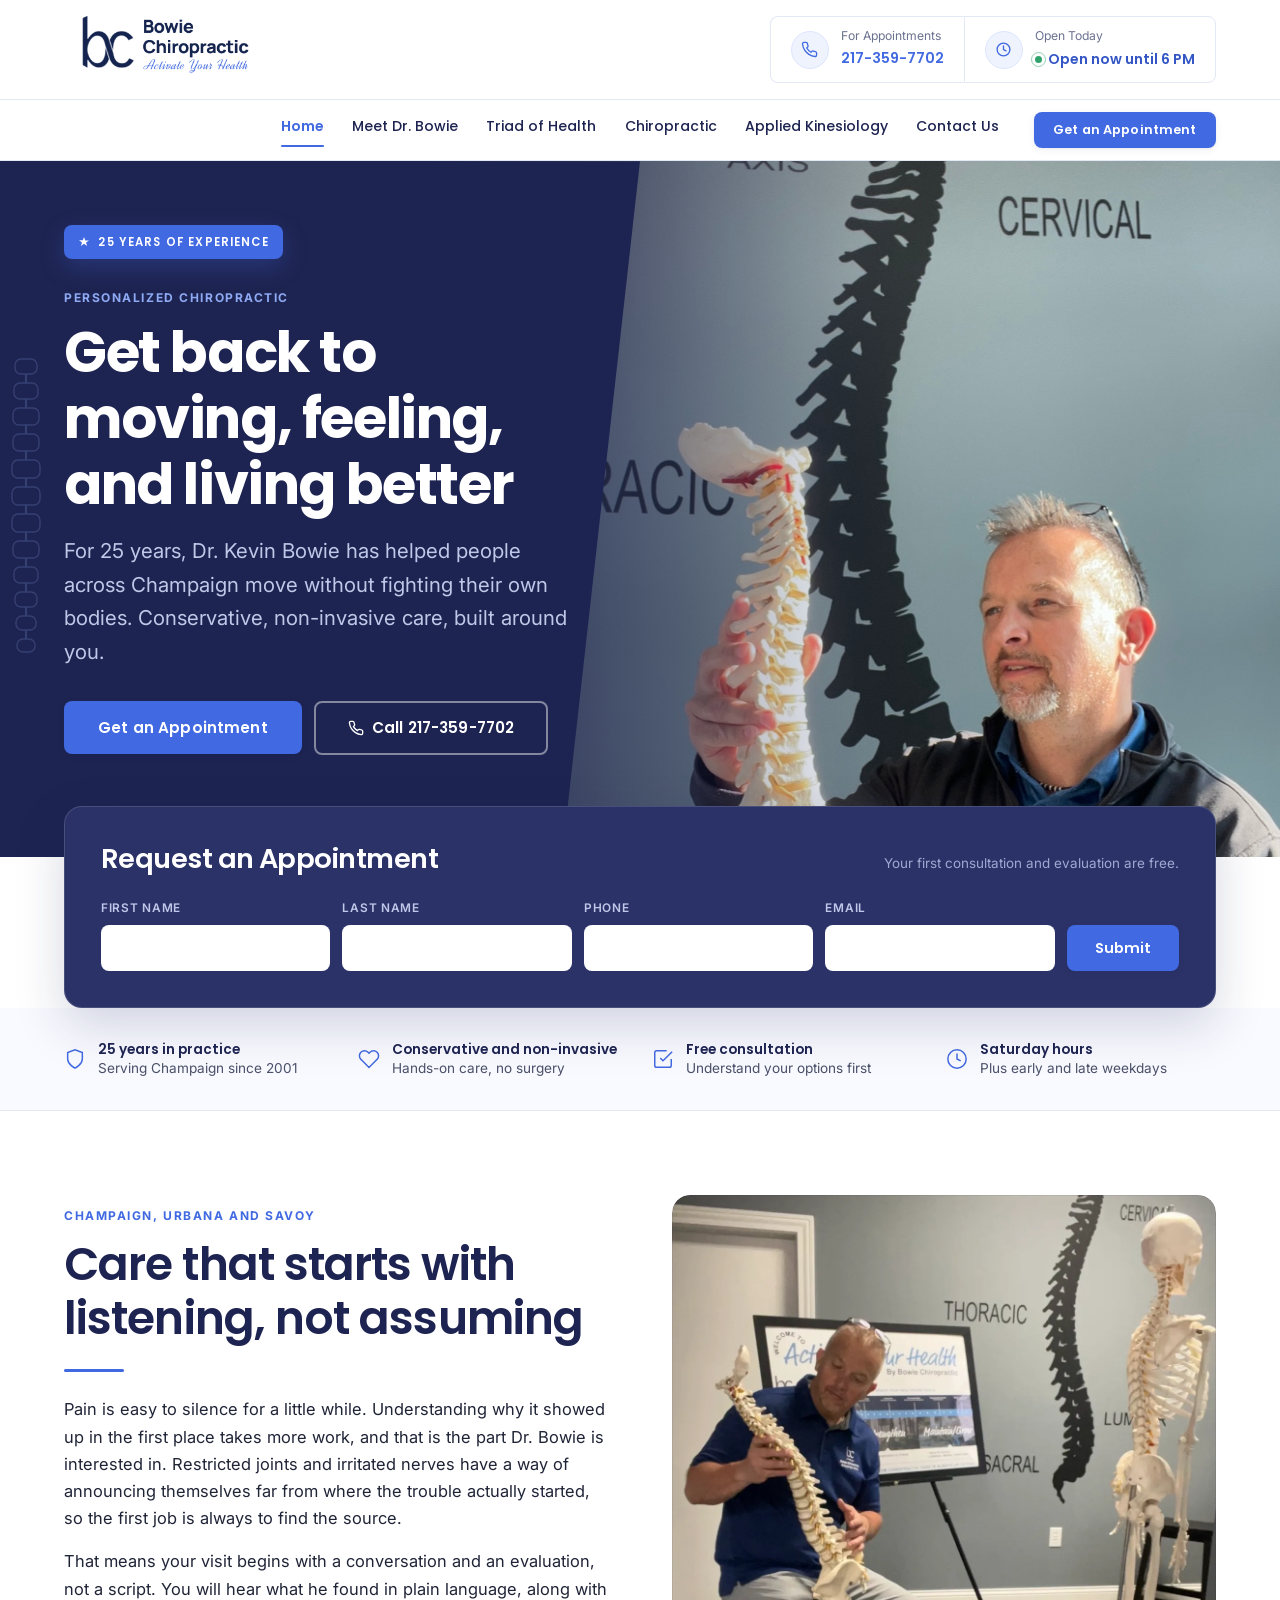
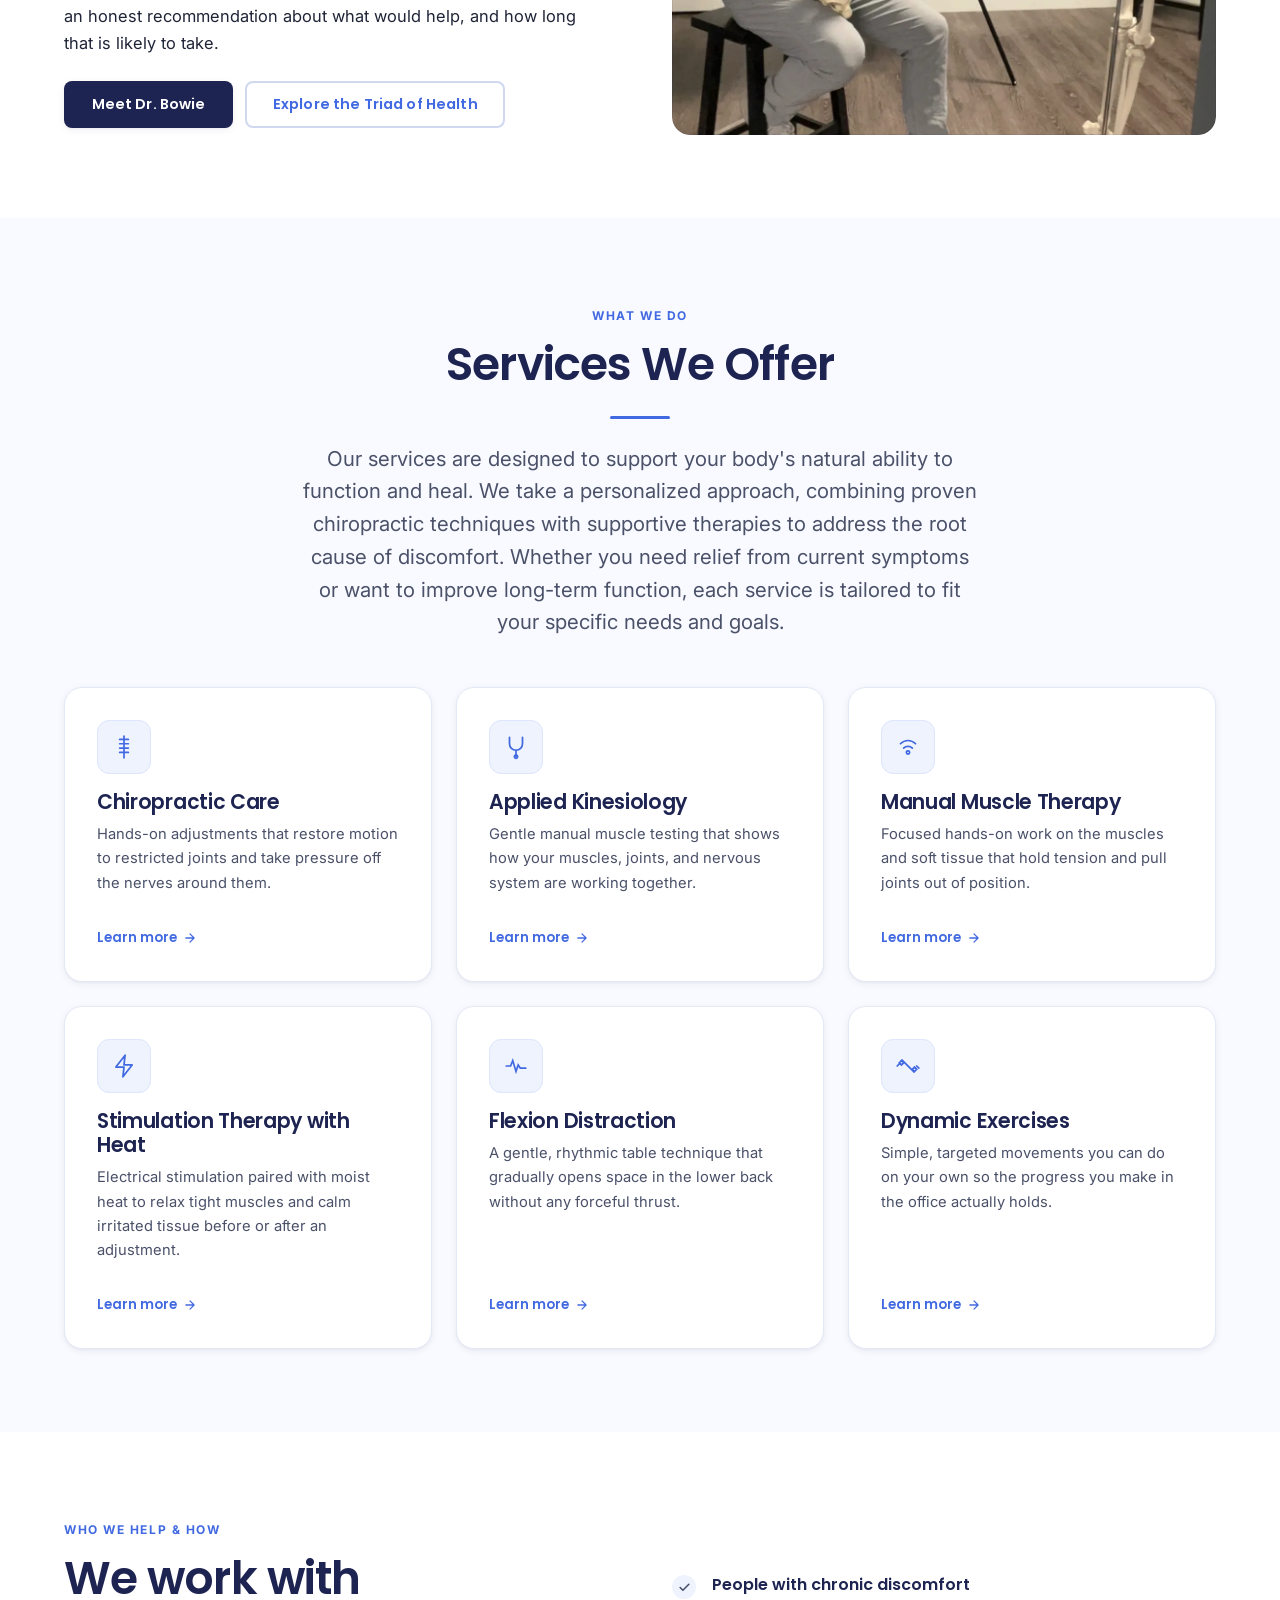
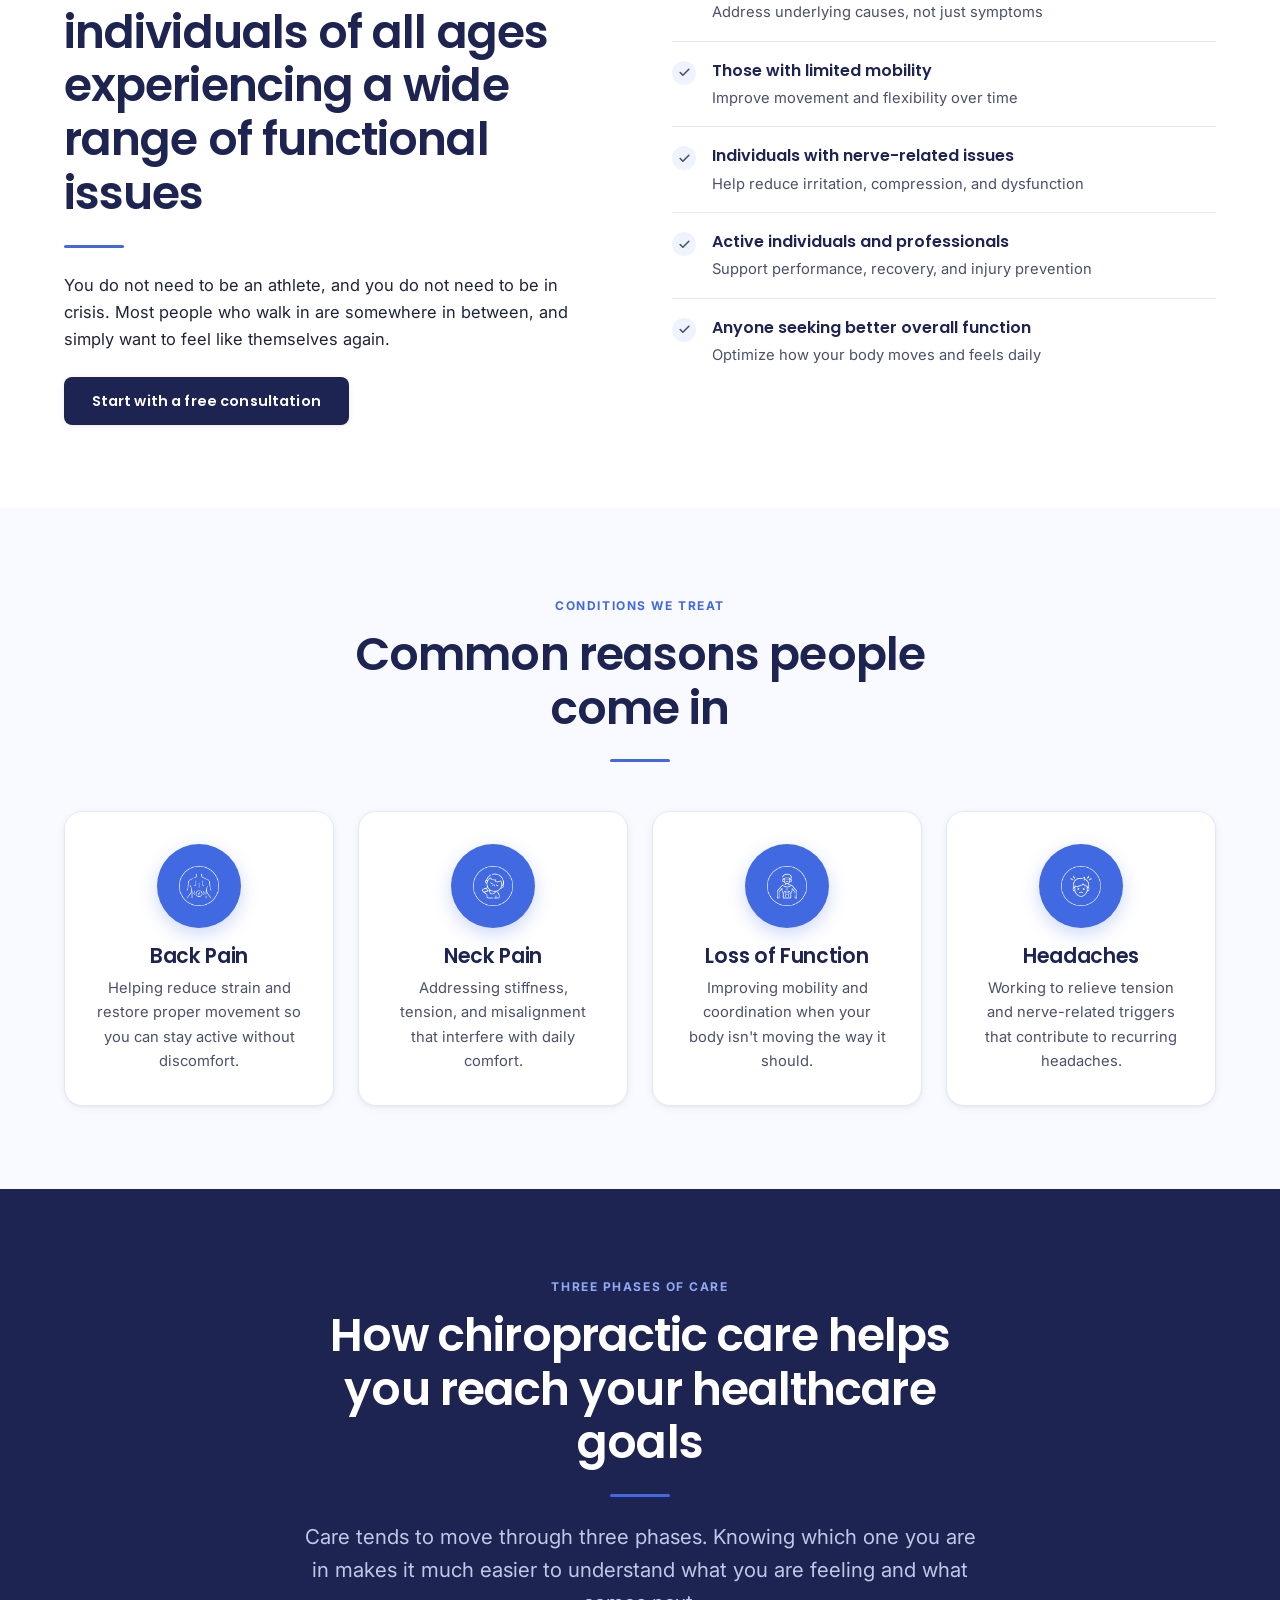
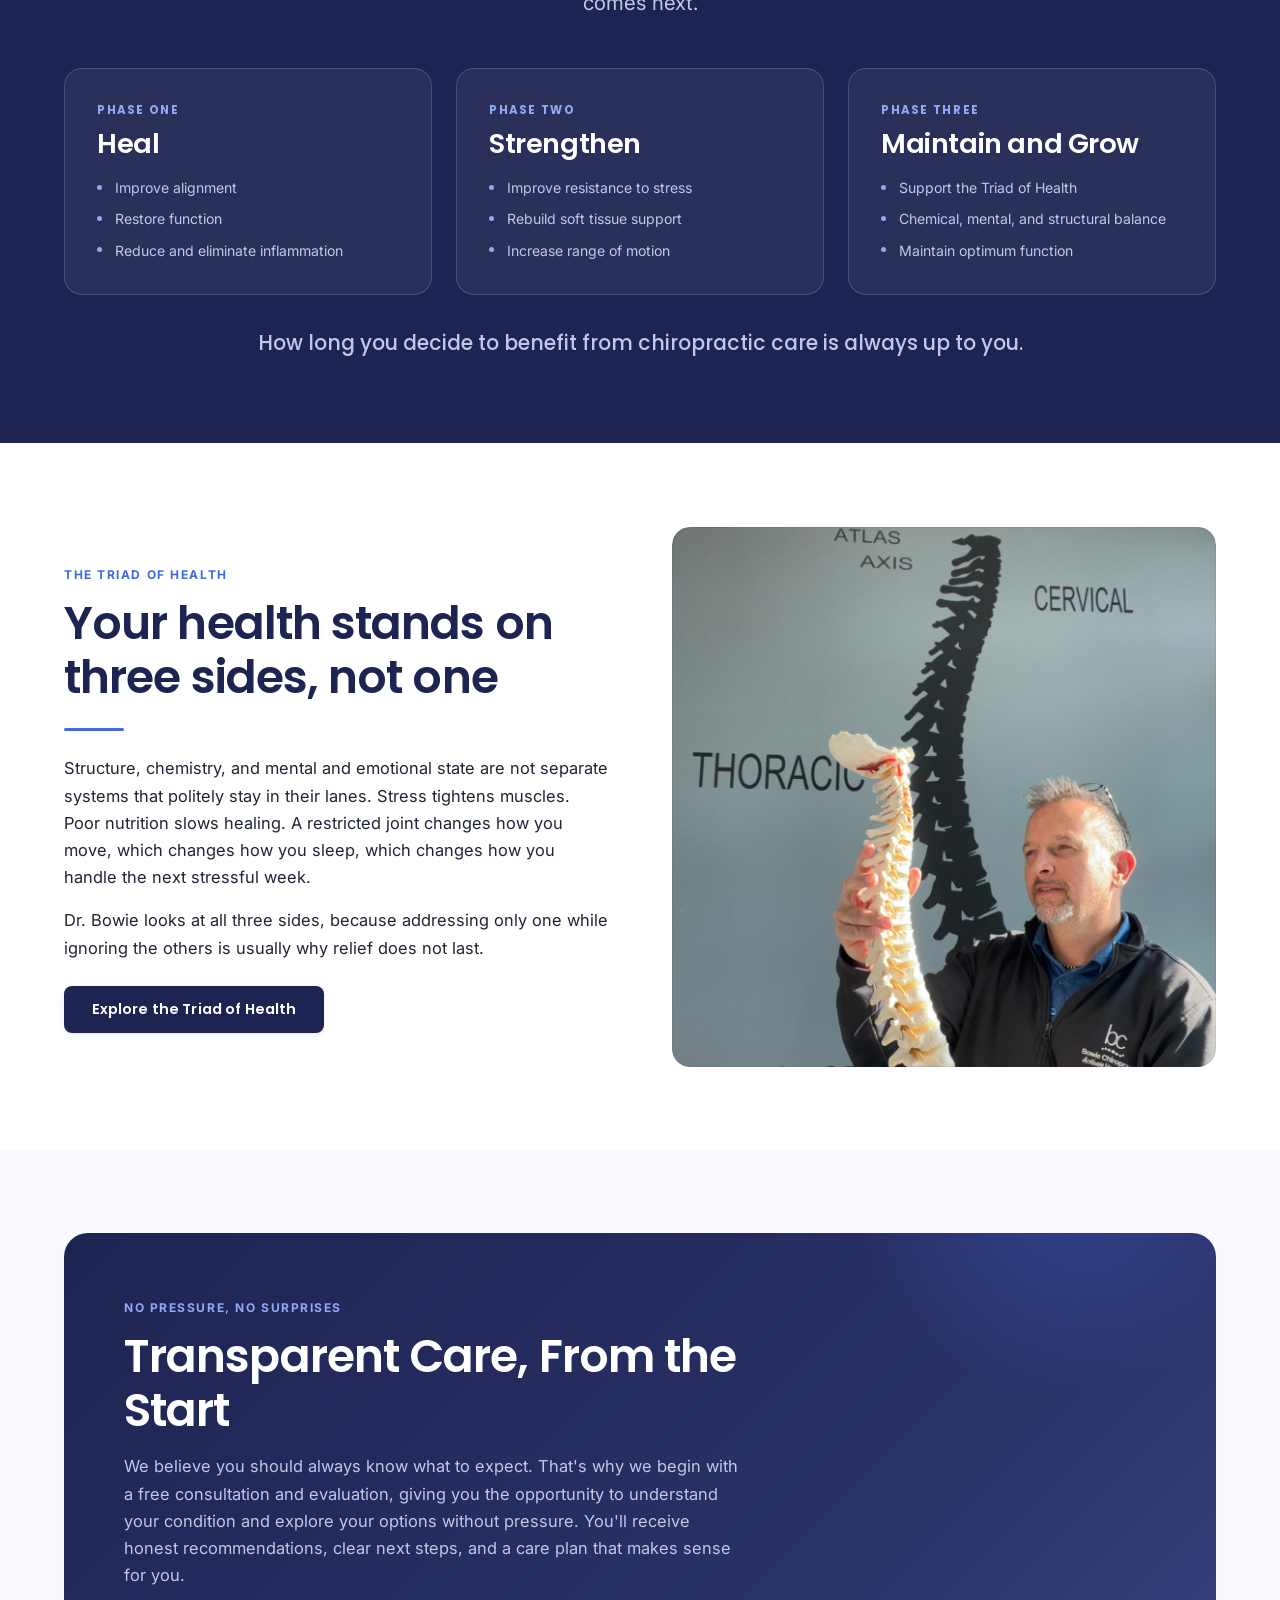
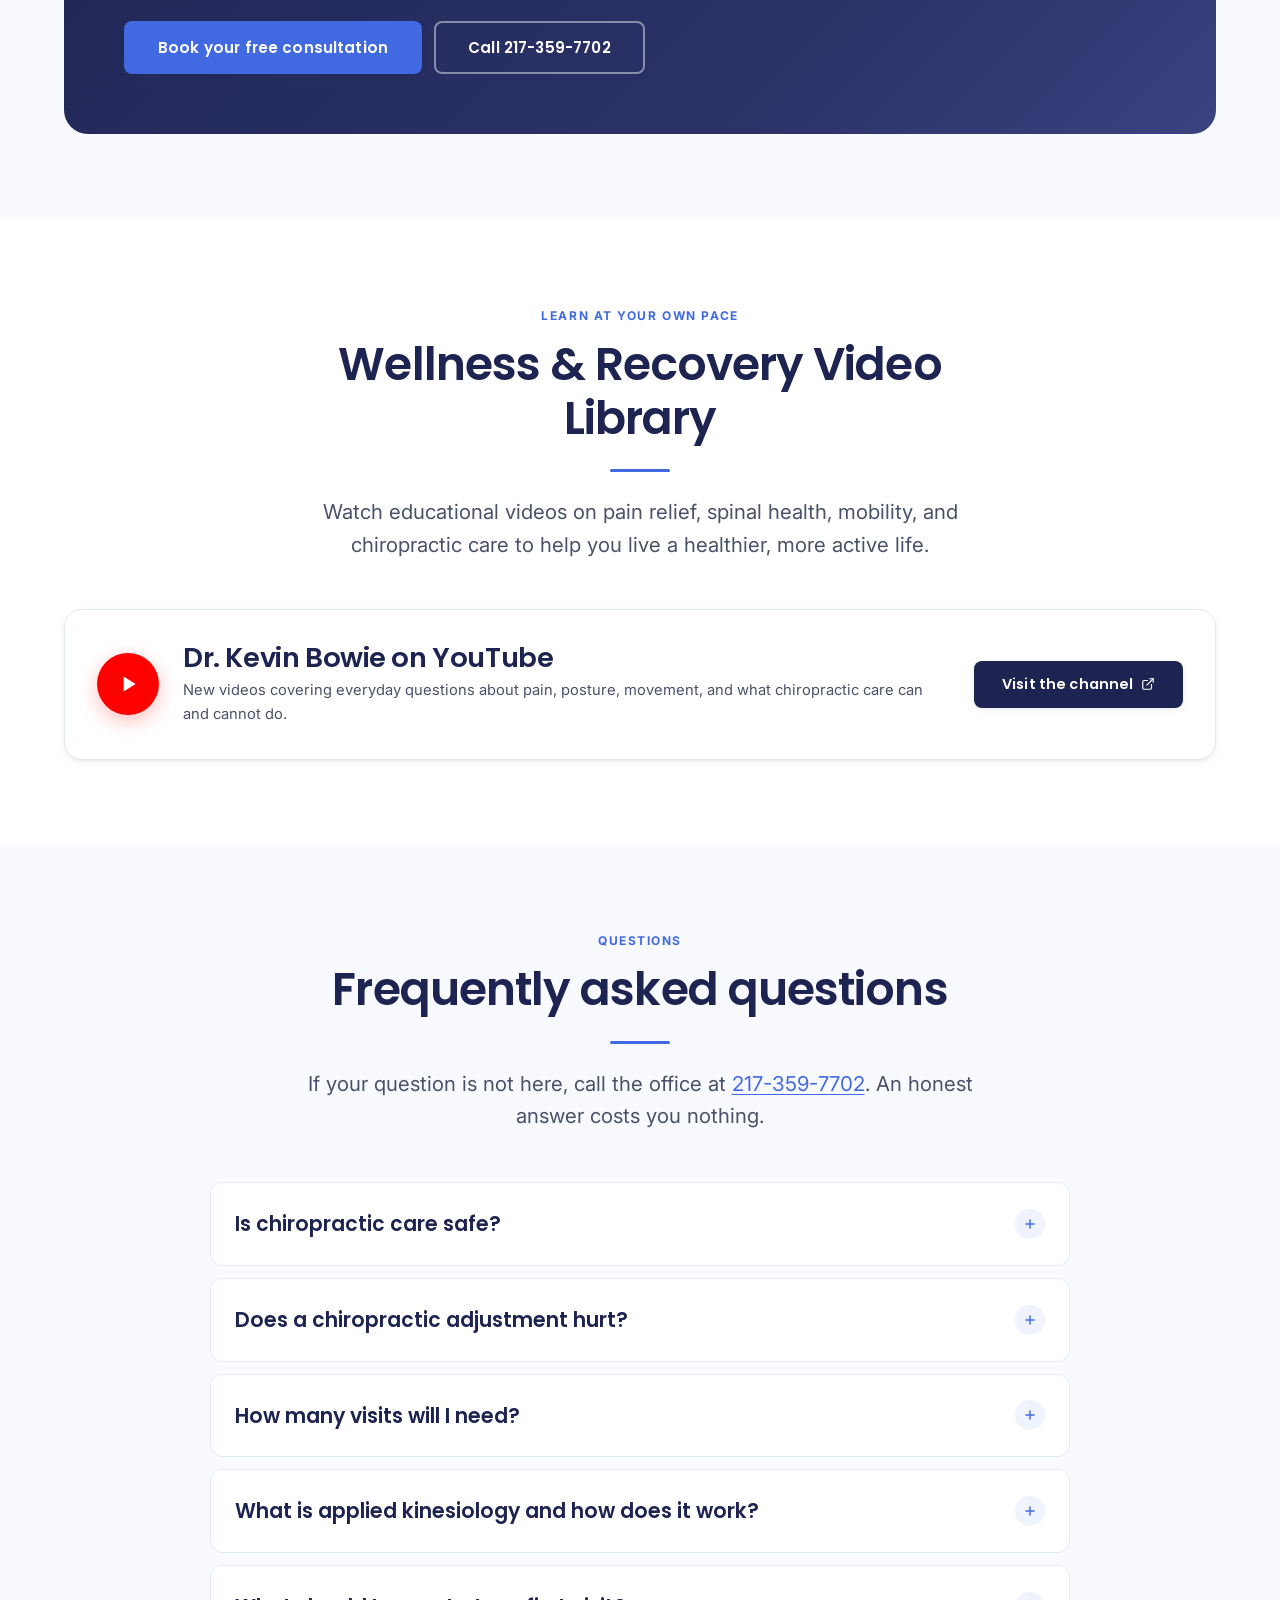
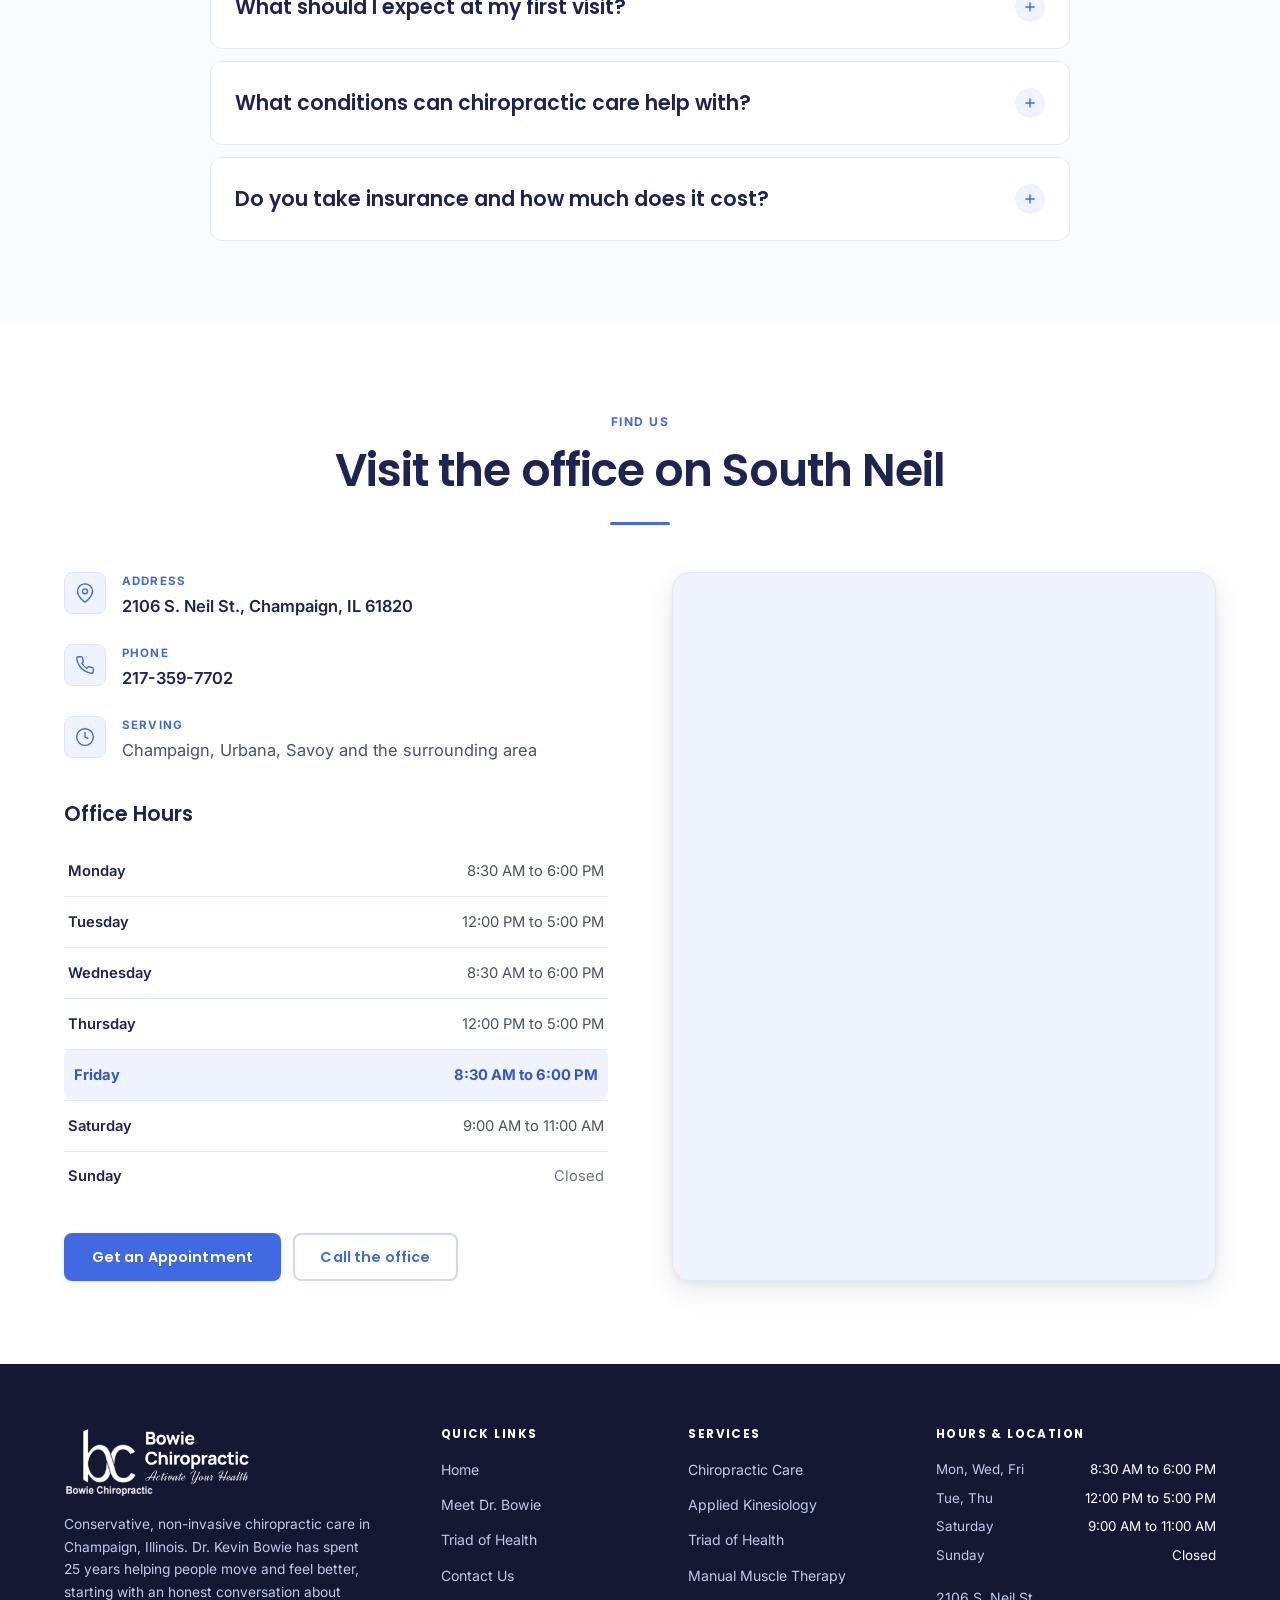
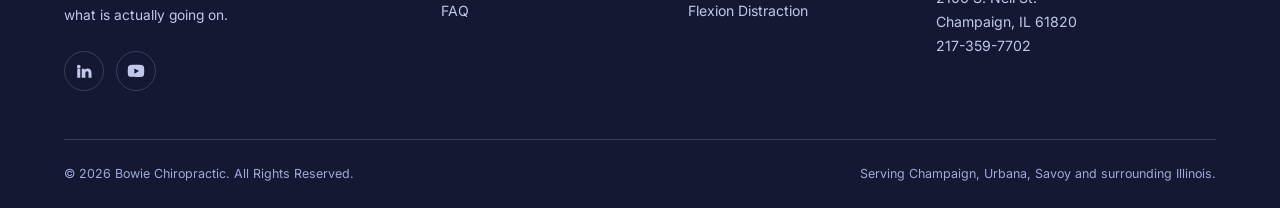
<file: index.html>
<!DOCTYPE html>
<html lang="en-US">
<head>
<meta charset="utf-8">
<meta name="viewport" content="width=device-width, initial-scale=1">

<title>Chiropractor in Champaign, IL | Bowie Chiropractic | Dr. Kevin Bowie</title>
<meta name="description" content="Bowie Chiropractic offers conservative, non-invasive chiropractic care in Champaign, IL. Dr. Kevin Bowie brings 25 years of experience. Free consultation. Call 217-359-7702.">
<link rel="canonical" href="https://bowiechiropractic.com/">

<meta name="robots" content="index, follow, max-image-preview:large">
<meta name="author" content="Bowie Chiropractic">

<!-- Local geo signals (Champaign, IL) -->
<meta name="geo.region" content="US-IL">
<meta name="geo.placename" content="Champaign, Illinois">
<meta name="geo.position" content="40.0882841;-88.2458714">
<meta name="ICBM" content="40.0882841, -88.2458714">

<!-- Open Graph -->
<meta property="og:type" content="website">
<meta property="og:site_name" content="Bowie Chiropractic">
<meta property="og:locale" content="en_US">
<meta property="og:title" content="Chiropractor in Champaign, IL | Bowie Chiropractic">
<meta property="og:description" content="Conservative, non-invasive chiropractic care in Champaign, IL. Dr. Kevin Bowie brings 25 years of experience. Start with a free consultation.">
<meta property="og:url" content="https://bowiechiropractic.com/">
<meta property="og:image" content="https://bowiechiropractic.com/images/og-image.jpg">
<meta property="og:image:width" content="1200">
<meta property="og:image:height" content="630">
<meta property="og:image:alt" content="The Bowie Chiropractic office at 2106 S. Neil St. in Champaign, Illinois">

<!-- Twitter -->
<meta name="twitter:card" content="summary_large_image">
<meta name="twitter:title" content="Chiropractor in Champaign, IL | Bowie Chiropractic">
<meta name="twitter:description" content="Conservative, non-invasive chiropractic care in Champaign, IL. Dr. Kevin Bowie brings 25 years of experience.">
<meta name="twitter:image" content="https://bowiechiropractic.com/images/og-image.jpg">

<meta name="theme-color" content="#1E2451">
<link rel="icon" href="images/logo.png">
<link rel="apple-touch-icon" href="images/logo.png">

<!-- Fonts -->
<link rel="preconnect" href="https://fonts.googleapis.com">
<link rel="preconnect" href="https://fonts.gstatic.com" crossorigin>
<link rel="stylesheet" href="https://fonts.googleapis.com/css2?family=Poppins:wght@400;500;600;700&family=Inter:wght@400..700&display=swap" media="print" onload="this.media='all'">
<noscript><link rel="stylesheet" href="https://fonts.googleapis.com/css2?family=Poppins:wght@400;500;600;700&family=Inter:wght@400..700&display=swap"></noscript>

<link rel="stylesheet" href="css/styles.css">
<link rel="preload" as="image" href="images/clinic-1.jpeg" fetchpriority="high">

<!--
  ADDRESS NOTE: 2106 S. Neil St. is used throughout this site and is confirmed by
  the practice's own signage (the street number is visible on the storefront photo),
  the practice website, and the OpenStreetMap record for "Bowie Chiropractic".
  Some third-party directories (Yelp, Birdeye) still list an older address of
  1704 S Neil St. Those listings should be claimed and corrected, since a mismatched
  NAP (name, address, phone) across directories weakens local search ranking.
-->

<!-- Structured data: the practice -->
<script type="application/ld+json">
{
  "@context": "https://schema.org",
  "@type": "Chiropractic",
  "@id": "https://bowiechiropractic.com/#practice",
  "name": "Bowie Chiropractic",
  "alternateName": "Bowie Chiropractic, Activate Your Health",
  "slogan": "Activate Your Health",
  "url": "https://bowiechiropractic.com/",
  "logo": "https://bowiechiropractic.com/images/logo.png",
  "image": "https://bowiechiropractic.com/images/og-image.jpg",
  "telephone": "+1-217-359-7702",
  "priceRange": "$$",
  "currenciesAccepted": "USD",
  "address": {
    "@type": "PostalAddress",
    "streetAddress": "2106 S. Neil St.",
    "addressLocality": "Champaign",
    "addressRegion": "IL",
    "postalCode": "61820",
    "addressCountry": "US"
  },
  "geo": {
    "@type": "GeoCoordinates",
    "latitude": 40.0882841,
    "longitude": -88.2458714
  },
  "hasMap": "https://www.google.com/maps/search/?api=1&query=2106+S+Neil+St+Champaign+IL+61820",
  "openingHoursSpecification": [
    { "@type": "OpeningHoursSpecification", "dayOfWeek": ["Monday", "Wednesday", "Friday"], "opens": "08:30", "closes": "18:00" },
    { "@type": "OpeningHoursSpecification", "dayOfWeek": ["Tuesday", "Thursday"], "opens": "12:00", "closes": "17:00" },
    { "@type": "OpeningHoursSpecification", "dayOfWeek": "Saturday", "opens": "09:00", "closes": "11:00" }
  ],
  "areaServed": [
    { "@type": "City", "name": "Champaign", "sameAs": "https://en.wikipedia.org/wiki/Champaign,_Illinois" },
    { "@type": "City", "name": "Urbana", "sameAs": "https://en.wikipedia.org/wiki/Urbana,_Illinois" },
    { "@type": "City", "name": "Savoy", "sameAs": "https://en.wikipedia.org/wiki/Savoy,_Illinois" }
  ],
  "sameAs": [
    "https://www.linkedin.com/in/kevin-bowie-49126a268",
    "https://www.youtube.com/@DrKevinBowie-j4e"
  ],
  "founder": { "@id": "https://bowiechiropractic.com/about.html#dr-bowie" },
  "employee": { "@id": "https://bowiechiropractic.com/about.html#dr-bowie" },
  "medicalSpecialty": "Chiropractic",
  "hasOfferCatalog": {
    "@type": "OfferCatalog",
    "name": "Services We Offer",
    "itemListElement": [
      { "@type": "Offer", "itemOffered": { "@type": "Service", "name": "Chiropractic Care", "url": "https://bowiechiropractic.com/chiropractic.html" } },
      { "@type": "Offer", "itemOffered": { "@type": "Service", "name": "Applied Kinesiology", "url": "https://bowiechiropractic.com/applied-kinesiology.html" } },
      { "@type": "Offer", "itemOffered": { "@type": "Service", "name": "Manual Muscle Therapy", "url": "https://bowiechiropractic.com/chiropractic.html#manual-muscle-therapy" } },
      { "@type": "Offer", "itemOffered": { "@type": "Service", "name": "Stimulation Therapy with Heat", "url": "https://bowiechiropractic.com/chiropractic.html#stim-heat" } },
      { "@type": "Offer", "itemOffered": { "@type": "Service", "name": "Flexion Distraction", "url": "https://bowiechiropractic.com/chiropractic.html#flexion-distraction" } },
      { "@type": "Offer", "itemOffered": { "@type": "Service", "name": "Dynamic Exercises", "url": "https://bowiechiropractic.com/chiropractic.html#dynamic-exercises" } }
    ]
  }
}
</script>

<!-- Structured data: Dr. Bowie -->
<script type="application/ld+json">
{
  "@context": "https://schema.org",
  "@type": "Physician",
  "@id": "https://bowiechiropractic.com/about.html#dr-bowie",
  "name": "Dr. Kevin Bowie",
  "givenName": "Kevin",
  "familyName": "Bowie",
  "jobTitle": "Chiropractor",
  "medicalSpecialty": "Chiropractic",
  "url": "https://bowiechiropractic.com/about.html",
  "image": "https://bowiechiropractic.com/images/dr-kevin-bowie.jpeg",
  "telephone": "+1-217-359-7702",
  "worksFor": { "@id": "https://bowiechiropractic.com/#practice" },
  "address": {
    "@type": "PostalAddress",
    "streetAddress": "2106 S. Neil St.",
    "addressLocality": "Champaign",
    "addressRegion": "IL",
    "postalCode": "61820",
    "addressCountry": "US"
  },
  "sameAs": [
    "https://www.linkedin.com/in/kevin-bowie-49126a268",
    "https://www.youtube.com/@DrKevinBowie-j4e"
  ]
}
</script>

<!-- Structured data: website -->
<script type="application/ld+json">
{
  "@context": "https://schema.org",
  "@type": "WebSite",
  "@id": "https://bowiechiropractic.com/#website",
  "url": "https://bowiechiropractic.com/",
  "name": "Bowie Chiropractic",
  "publisher": { "@id": "https://bowiechiropractic.com/#practice" },
  "inLanguage": "en-US"
}
</script>

<!-- Structured data: homepage FAQ -->
<script type="application/ld+json">
{
  "@context": "https://schema.org",
  "@type": "FAQPage",
  "@id": "https://bowiechiropractic.com/#faq",
  "mainEntity": [
    {
      "@type": "Question",
      "name": "Is chiropractic care safe?",
      "acceptedAnswer": {
        "@type": "Answer",
        "text": "Chiropractic care is widely recognized as a conservative, non-invasive approach to spine and joint health. Dr. Bowie has practiced for 25 years, and every plan of care starts with an evaluation so that treatment fits your body and your history. If something in your evaluation suggests you would be better served by another provider, he will tell you and help point you in the right direction. If you have concerns or an existing medical condition, bring them up at your consultation so they can be discussed openly before anything begins."
      }
    },
    {
      "@type": "Question",
      "name": "Does a chiropractic adjustment hurt?",
      "acceptedAnswer": {
        "@type": "Answer",
        "text": "Most people find adjustments quick and easy to tolerate, and many feel relief right away. You may hear a popping sound, which is simply gas releasing from the joint and is not painful. If you are sore, tense, or nervous, say so. Dr. Bowie adjusts his technique and pressure to suit each person, and gentler options such as flexion distraction are available. Some people notice mild soreness afterward, similar to how you might feel after exercise, and it usually settles within a day."
      }
    },
    {
      "@type": "Question",
      "name": "How many visits will I need?",
      "acceptedAnswer": {
        "@type": "Answer",
        "text": "It depends on what is going on, how long it has been going on, and what you want to get back to. There are no cookie-cutter plans here and no long contracts. After your evaluation, Dr. Bowie will explain what he is seeing and give you an honest recommendation with clear next steps. Some people come in for short-term relief and stop there. Others choose to keep going to maintain function. How long you decide to benefit from chiropractic care is always up to you."
      }
    },
    {
      "@type": "Question",
      "name": "What is applied kinesiology and how does it work?",
      "acceptedAnswer": {
        "@type": "Answer",
        "text": "Applied kinesiology uses gentle manual muscle testing to see how well your muscles, joints, and nervous system are working together. Dr. Bowie applies light pressure to a muscle and observes how it responds. Those responses help point toward muscle imbalances, joint dysfunction, nerve interference, or stressors that may be affecting how you feel. It is a hands-on assessment tool, not a treatment on its own, and it helps make your care more specific to your body rather than generic."
      }
    },
    {
      "@type": "Question",
      "name": "What should I expect at my first visit?",
      "acceptedAnswer": {
        "@type": "Answer",
        "text": "Your first visit starts with a free consultation and evaluation. You will talk through your history, your symptoms, and what you are hoping to get back to doing. Dr. Bowie will examine how you move and assess what is contributing to the problem. Then he will explain what he found in plain language and lay out your options. You will leave knowing what is going on and what the next step would be, with no pressure to commit to anything. Wear comfortable clothing you can move in."
      }
    },
    {
      "@type": "Question",
      "name": "What conditions can chiropractic care help with?",
      "acceptedAnswer": {
        "@type": "Answer",
        "text": "The most common reasons people come to the office are back pain, neck pain, headaches, and loss of function, meaning your body is not moving the way it should. Care can also support stiffness and tension, limited range of motion, posture concerns, nerve-related irritation, and recovery for active people. If you are not sure whether your situation is a fit, call the office at 217-359-7702 and ask. An honest answer costs you nothing."
      }
    },
    {
      "@type": "Question",
      "name": "Do you take insurance and how much does it cost?",
      "acceptedAnswer": {
        "@type": "Answer",
        "text": "Coverage varies quite a bit from plan to plan, so the most reliable way to get a straight answer is to call the office at 217-359-7702 with your insurance information and ask. The team can walk you through what to expect before you commit to anything. Your initial consultation and evaluation are free, so you can find out what is going on and what your options are before there is any cost involved."
      }
    }
  ]
}
</script>

<script>
/* Arm scroll reveals only when we can guarantee they get undone. Content is
   visible by default in CSS; this adds the hidden state, and the timeout is a
   failsafe so nothing can stay faded if main.js fails to load. */
(function () {
  var d = document.documentElement;
  if (!("IntersectionObserver" in window)) { return; }
  if (window.matchMedia && window.matchMedia("(prefers-reduced-motion: reduce)").matches) { return; }
  d.classList.add("js-reveal");
  window.setTimeout(function () {
    var els = document.querySelectorAll(".reveal:not(.is-in)");
    for (var i = 0; i < els.length; i++) { els[i].classList.add("is-in"); }
  }, 1500);
})();
</script>
</head>

<body>
<a class="skip-link" href="#main">Skip to main content</a>

<!-- ===================== HEADER ===================== -->
<header class="header">

  <!-- Row 1: logo + utility boxes -->
  <div class="header__top">
    <div class="wrap header__top-inner">
      <a class="logo" href="index.html" aria-label="Bowie Chiropractic, home">
        <img src="images/logo.png" alt="Bowie Chiropractic, Activate Your Health" width="333" height="112">
      </a>

      <div class="utility">
        <div class="utility__box">
          <span class="utility__icon" aria-hidden="true"><svg width="17" height="17" viewBox="0 0 24 24" fill="none" stroke="currentColor" stroke-width="1.9" stroke-linecap="round" stroke-linejoin="round" aria-hidden="true"><path d="M22 16.92v3a2 2 0 0 1-2.18 2 19.79 19.79 0 0 1-8.63-3.07 19.5 19.5 0 0 1-6-6 19.79 19.79 0 0 1-3.07-8.67A2 2 0 0 1 4.11 2h3a2 2 0 0 1 2 1.72c.13.96.36 1.9.7 2.81a2 2 0 0 1-.45 2.11L8.09 9.91a16 16 0 0 0 6 6l1.27-1.27a2 2 0 0 1 2.11-.45c.9.33 1.85.57 2.81.7A2 2 0 0 1 22 16.92z"/></svg></span>
          <span>
            <span class="utility__label">For Appointments</span>
            <a class="utility__val" href="tel:+12173597702">217-359-7702</a>
          </span>
        </div>
        <div class="utility__box">
          <span class="utility__icon" aria-hidden="true"><svg width="17" height="17" viewBox="0 0 24 24" fill="none" stroke="currentColor" stroke-width="1.9" stroke-linecap="round" aria-hidden="true"><circle cx="12" cy="12" r="9"/><path d="M12 7v5l3.5 2"/></svg></span>
          <span>
            <span class="utility__label">Open Today</span>
            <span class="status" data-status>
              <span class="status__dot" aria-hidden="true"></span>
              <span class="status__text">Mon, Wed, Fri 8:30 AM to 6:00 PM</span>
            </span>
          </span>
        </div>
      </div>

      <button class="burger" type="button" aria-label="Open menu" aria-expanded="false" aria-controls="nav">
        <span class="burger__box" aria-hidden="true"><span></span><span></span><span></span></span>
      </button>
    </div>
  </div>
</header>

<!-- Nav bar: a sibling of <header>, not a child. A sticky element can only
     stick inside its parent's box, and the short header would unstick it. -->
<div class="header__bar">
    <div class="wrap header__bar-inner">
      <nav class="nav" id="nav" aria-label="Main">
        <ul class="nav__list">
          <li><a class="nav__link" href="index.html" aria-current="page">Home</a></li>
          <li><a class="nav__link" href="about.html">Meet Dr. Bowie</a></li>
          <li><a class="nav__link" href="triad-of-health.html">Triad of Health</a></li>
          <li><a class="nav__link" href="chiropractic.html">Chiropractic</a></li>
          <li><a class="nav__link" href="applied-kinesiology.html">Applied Kinesiology</a></li>
          <li><a class="nav__link" href="contact.html">Contact Us</a></li>
        </ul>
        <div class="nav__cta">
          <a class="btn btn--blue" href="contact.html">Get an Appointment</a>
          <a class="btn btn--ghost" href="tel:+12173597702">Call 217-359-7702</a>
        </div>
      </nav>
      <div class="header__book">
        <a class="btn btn--blue btn--sm" href="contact.html">Get an Appointment</a>
      </div>
    </div>
  </div>
</div>

<main id="main">

  <!-- ===================== HERO ===================== -->
  <section class="hero">
    <!-- LCP image: JPEG, no lazy-loading, explicit dimensions. -->
    <div class="hero__media">
      <img src="images/clinic-1.jpeg"
           alt="Dr. Kevin Bowie holding a model of the spine in front of a wall marked with the cervical, thoracic, lumbar and sacral regions"
           width="1125" height="1469" fetchpriority="high" decoding="async">
    </div>

    <div class="wrap hero__grid">
      <div class="hero__panel">
        <!-- Decorative vertebrae column, echoes the original site's accent -->
        <svg class="hero__spine" viewBox="0 0 40 312" fill="none" stroke="currentColor" stroke-width="1.4" aria-hidden="true" focusable="false">
          <g>
            <rect x="9" y="6"   width="22" height="15" rx="6"/>
            <rect x="8" y="30"  width="24" height="16" rx="6"/>
            <rect x="7" y="55"  width="26" height="17" rx="6"/>
            <rect x="7" y="81"  width="26" height="17" rx="6"/>
            <rect x="6" y="107" width="28" height="18" rx="6"/>
            <rect x="6" y="134" width="28" height="18" rx="6"/>
            <rect x="6" y="161" width="28" height="18" rx="6"/>
            <rect x="7" y="188" width="26" height="17" rx="6"/>
            <rect x="8" y="214" width="24" height="16" rx="6"/>
            <rect x="9" y="239" width="22" height="15" rx="6"/>
            <rect x="10" y="263" width="20" height="14" rx="6"/>
            <rect x="11" y="286" width="18" height="13" rx="6"/>
          </g>
          <path d="M20 21v9M20 46v9M20 72v9M20 98v9M20 125v9M20 152v9M20 179v9M20 205v9M20 230v9M20 254v9M20 277v9" stroke-width="2.2"/>
        </svg>

        <div class="hero__panel-inner">
          <p class="badge">
            <svg width="12" height="12" viewBox="0 0 24 24" fill="currentColor" aria-hidden="true"><path d="M12 2l2.4 6.9H22l-6 4.3 2.3 7-6.3-4.6L5.7 20l2.3-7-6-4.3h7.6z"/></svg>
            25 Years of Experience
          </p>
          <p class="eyebrow">Personalized Chiropractic</p>
          <h1>Get back to moving, feeling, and living better</h1>
          <p class="hero__lede">
            For 25 years, Dr. Kevin Bowie has helped people across Champaign move without
            fighting their own bodies. Conservative, non-invasive care, built around you.
          </p>
          <div class="btn-row">
            <a class="btn btn--blue btn--lg" href="contact.html">Get an Appointment</a>
            <a class="btn btn--ghost-light btn--lg" href="tel:+12173597702">
              <svg width="16" height="16" viewBox="0 0 24 24" fill="none" stroke="currentColor" stroke-width="2" stroke-linecap="round" stroke-linejoin="round" aria-hidden="true"><path d="M22 16.92v3a2 2 0 0 1-2.18 2 19.79 19.79 0 0 1-8.63-3.07 19.5 19.5 0 0 1-6-6 19.79 19.79 0 0 1-3.07-8.67A2 2 0 0 1 4.11 2h3a2 2 0 0 1 2 1.72c.13.96.36 1.9.7 2.81a2 2 0 0 1-.45 2.11L8.09 9.91a16 16 0 0 0 6 6l1.27-1.27a2 2 0 0 1 2.11-.45c.9.33 1.85.57 2.81.7A2 2 0 0 1 22 16.92z"/></svg>
              Call 217-359-7702
            </a>
          </div>
        </div>
      </div>
      <div aria-hidden="true"></div>
    </div>
  </section>

  <!-- ===================== REQUEST AN APPOINTMENT ===================== -->
  <div class="appt-wrap">
    <div class="wrap">
      <section class="appt" id="request" aria-labelledby="appt-title">
        <div class="appt__head">
          <h2 id="appt-title">Request an Appointment</h2>
          <p class="appt__note">Your first consultation and evaluation are free.</p>
        </div>

        <!--
          ============================================================
          TODO, BEFORE LAUNCH: connect this form to a real handler.
          It does not send anywhere yet. js/main.js intercepts the submit
          and shows a "not connected" notice so nobody believes a request
          went through when it did not.

          OPTION A, Formspree (any host):
            action="https://formspree.io/f/YOUR_FORM_ID" method="POST"
            then remove data-contact-form.
          OPTION B, Netlify Forms (Netlify only):
            add  netlify  and  name="appointment", uncomment the honeypot,
            then remove data-contact-form.
          OPTION C, booking link:
            replace the form with a button pointing at the scheduler.

          Send a test and confirm it arrives before going live.
          ============================================================
        -->
        <form class="appt__grid" data-contact-form novalidate>
          <!-- <p hidden><label>Do not fill this out: <input name="bot-field"></label></p> -->
          <div class="field">
            <label for="appt-first">First Name</label>
            <input type="text" id="appt-first" name="first-name" autocomplete="given-name" required>
          </div>
          <div class="field">
            <label for="appt-last">Last Name</label>
            <input type="text" id="appt-last" name="last-name" autocomplete="family-name" required>
          </div>
          <div class="field">
            <label for="appt-phone">Phone</label>
            <input type="tel" id="appt-phone" name="phone" autocomplete="tel" inputmode="tel" required>
          </div>
          <div class="field">
            <label for="appt-email">Email</label>
            <input type="email" id="appt-email" name="email" autocomplete="email" required>
          </div>
          <button class="btn btn--blue appt__submit" type="submit">Submit</button>

          <p class="appt__status" data-form-status hidden tabindex="-1" role="status"></p>
        </form>
      </section>
    </div>
  </div>

  <!-- ===================== TRUST BAR ===================== -->
  <section class="trust" aria-label="Why patients choose Bowie Chiropractic">
    <div class="wrap trust__grid">
      <div class="trust__item">
        <svg width="22" height="22" viewBox="0 0 24 24" fill="none" stroke="currentColor" stroke-width="1.6" aria-hidden="true"><path d="M12 22s8-4 8-10V5l-8-3-8 3v7c0 6 8 10 8 10z"/></svg>
        <span><b>25 years in practice</b>Serving Champaign since 2001</span>
      </div>
      <div class="trust__item">
        <svg width="22" height="22" viewBox="0 0 24 24" fill="none" stroke="currentColor" stroke-width="1.6" aria-hidden="true"><path d="M20.84 4.61a5.5 5.5 0 0 0-7.78 0L12 5.67l-1.06-1.06a5.5 5.5 0 0 0-7.78 7.78l1.06 1.06L12 21.23l7.78-7.78 1.06-1.06a5.5 5.5 0 0 0 0-7.78z"/></svg>
        <span><b>Conservative and non-invasive</b>Hands-on care, no surgery</span>
      </div>
      <div class="trust__item">
        <svg width="22" height="22" viewBox="0 0 24 24" fill="none" stroke="currentColor" stroke-width="1.6" aria-hidden="true"><path d="M9 11l3 3L22 4"/><path d="M21 12v7a2 2 0 0 1-2 2H5a2 2 0 0 1-2-2V5a2 2 0 0 1 2-2h11"/></svg>
        <span><b>Free consultation</b>Understand your options first</span>
      </div>
      <div class="trust__item">
        <svg width="22" height="22" viewBox="0 0 24 24" fill="none" stroke="currentColor" stroke-width="1.6" aria-hidden="true"><circle cx="12" cy="12" r="10"/><path d="M12 6v6l4 2"/></svg>
        <span><b>Saturday hours</b>Plus early and late weekdays</span>
      </div>
    </div>
  </section>

  <!-- ===================== INTRO / MEET ===================== -->
  <section class="section section--white">
    <div class="wrap split split--media-right">
      <div class="split__media reveal">
        <div class="media-frame">
          <img src="images/hero.webp"
               alt="Dr. Kevin Bowie seated in his Champaign office holding a flexible model of the spine"
               width="1125" height="1483" loading="lazy" decoding="async"
               style="height:clamp(380px,48vw,540px);object-fit:cover;object-position:center 20%;">
        </div>
      </div>
      <div class="reveal">
        <p class="eyebrow">Champaign, Urbana and Savoy</p>
        <h2>Care that starts with listening, not assuming</h2>
        <hr class="rule">
        <p>
          Pain is easy to silence for a little while. Understanding why it showed up in the
          first place takes more work, and that is the part Dr. Bowie is interested in.
          Restricted joints and irritated nerves have a way of announcing themselves far from
          where the trouble actually started, so the first job is always to find the source.
        </p>
        <p>
          That means your visit begins with a conversation and an evaluation, not a script.
          You will hear what he found in plain language, along with an honest recommendation
          about what would help, and how long that is likely to take.
        </p>
        <div class="btn-row" style="margin-top:1.5rem;">
          <a class="btn btn--navy" href="about.html">Meet Dr. Bowie</a>
          <a class="btn btn--ghost" href="triad-of-health.html">Explore the Triad of Health</a>
        </div>
      </div>
    </div>
  </section>

  <!-- ===================== SERVICES ===================== -->
  <section class="section section--tint" id="services">
    <div class="wrap">
      <div class="section-head section-head--center reveal">
        <p class="eyebrow">What We Do</p>
        <h2>Services We Offer</h2>
        <hr class="rule">
        <p class="lede">
          Our services are designed to support your body's natural ability to function and
          heal. We take a personalized approach, combining proven chiropractic techniques
          with supportive therapies to address the root cause of discomfort. Whether you
          need relief from current symptoms or want to improve long-term function, each
          service is tailored to fit your specific needs and goals.
        </p>
      </div>

      <div class="grid grid--3">
        <article class="card card--link reveal">
          <span class="card__icon" aria-hidden="true">
            <svg viewBox="0 0 24 24" fill="none" stroke="currentColor" stroke-width="1.6" stroke-linecap="round"><path d="M12 2v20"/><path d="M8 5h8"/><path d="M8 9h8"/><path d="M8 13h8"/><path d="M8 17h8"/></svg>
          </span>
          <h3><a class="card__link" href="chiropractic.html">Chiropractic Care</a></h3>
          <p>Hands-on adjustments that restore motion to restricted joints and take pressure off the nerves around them.</p>
          <span class="card__more">Learn more
            <svg width="14" height="14" viewBox="0 0 24 24" fill="none" stroke="currentColor" stroke-width="2.2" stroke-linecap="round" stroke-linejoin="round" aria-hidden="true"><path d="M5 12h14M12 5l7 7-7 7"/></svg>
          </span>
        </article>

        <article class="card card--link reveal" data-delay="1">
          <span class="card__icon" aria-hidden="true">
            <svg viewBox="0 0 24 24" fill="none" stroke="currentColor" stroke-width="1.6" stroke-linecap="round"><path d="M6 3v6a6 6 0 0 0 12 0V3"/><path d="M12 15v6"/><circle cx="12" cy="21" r="1.5"/></svg>
          </span>
          <h3><a class="card__link" href="applied-kinesiology.html">Applied Kinesiology</a></h3>
          <p>Gentle manual muscle testing that shows how your muscles, joints, and nervous system are working together.</p>
          <span class="card__more">Learn more
            <svg width="14" height="14" viewBox="0 0 24 24" fill="none" stroke="currentColor" stroke-width="2.2" stroke-linecap="round" stroke-linejoin="round" aria-hidden="true"><path d="M5 12h14M12 5l7 7-7 7"/></svg>
          </span>
        </article>

        <article class="card card--link reveal" data-delay="2">
          <span class="card__icon" aria-hidden="true">
            <svg viewBox="0 0 24 24" fill="none" stroke="currentColor" stroke-width="1.6" stroke-linecap="round"><path d="M8 13c2-2 6-2 8 0"/><path d="M5 9c4-4 10-4 14 0"/><circle cx="12" cy="17" r="1.5"/></svg>
          </span>
          <h3><a class="card__link" href="chiropractic.html#manual-muscle-therapy">Manual Muscle Therapy</a></h3>
          <p>Focused hands-on work on the muscles and soft tissue that hold tension and pull joints out of position.</p>
          <span class="card__more">Learn more
            <svg width="14" height="14" viewBox="0 0 24 24" fill="none" stroke="currentColor" stroke-width="2.2" stroke-linecap="round" stroke-linejoin="round" aria-hidden="true"><path d="M5 12h14M12 5l7 7-7 7"/></svg>
          </span>
        </article>

        <article class="card card--link reveal">
          <span class="card__icon" aria-hidden="true">
            <svg viewBox="0 0 24 24" fill="none" stroke="currentColor" stroke-width="1.6" stroke-linecap="round" stroke-linejoin="round"><path d="M13 2L4.5 13H12l-1 9 8.5-11H12z"/></svg>
          </span>
          <h3><a class="card__link" href="chiropractic.html#stim-heat">Stimulation Therapy with Heat</a></h3>
          <p>Electrical stimulation paired with moist heat to relax tight muscles and calm irritated tissue before or after an adjustment.</p>
          <span class="card__more">Learn more
            <svg width="14" height="14" viewBox="0 0 24 24" fill="none" stroke="currentColor" stroke-width="2.2" stroke-linecap="round" stroke-linejoin="round" aria-hidden="true"><path d="M5 12h14M12 5l7 7-7 7"/></svg>
          </span>
        </article>

        <article class="card card--link reveal" data-delay="1">
          <span class="card__icon" aria-hidden="true">
            <svg viewBox="0 0 24 24" fill="none" stroke="currentColor" stroke-width="1.6" stroke-linecap="round"><path d="M3 12h4l2-5 3 10 2-6 2 3h5"/></svg>
          </span>
          <h3><a class="card__link" href="chiropractic.html#flexion-distraction">Flexion Distraction</a></h3>
          <p>A gentle, rhythmic table technique that gradually opens space in the lower back without any forceful thrust.</p>
          <span class="card__more">Learn more
            <svg width="14" height="14" viewBox="0 0 24 24" fill="none" stroke="currentColor" stroke-width="2.2" stroke-linecap="round" stroke-linejoin="round" aria-hidden="true"><path d="M5 12h14M12 5l7 7-7 7"/></svg>
          </span>
        </article>

        <article class="card card--link reveal" data-delay="2">
          <span class="card__icon" aria-hidden="true">
            <svg viewBox="0 0 24 24" fill="none" stroke="currentColor" stroke-width="1.6" stroke-linecap="round"><path d="M6.5 6.5l11 11"/><path d="M4 9l2-2 2 2-2 2z"/><path d="M16 15l2-2 2 2-2 2z"/><path d="M2 12l2-2"/><path d="M20 12l2 2"/></svg>
          </span>
          <h3><a class="card__link" href="chiropractic.html#dynamic-exercises">Dynamic Exercises</a></h3>
          <p>Simple, targeted movements you can do on your own so the progress you make in the office actually holds.</p>
          <span class="card__more">Learn more
            <svg width="14" height="14" viewBox="0 0 24 24" fill="none" stroke="currentColor" stroke-width="2.2" stroke-linecap="round" stroke-linejoin="round" aria-hidden="true"><path d="M5 12h14M12 5l7 7-7 7"/></svg>
          </span>
        </article>
      </div>
    </div>
  </section>

  <!-- ===================== WHO WE HELP ===================== -->
  <section class="section section--white">
    <div class="wrap split">
      <div class="reveal">
        <p class="eyebrow">Who We Help &amp; How</p>
        <h2>We work with individuals of all ages experiencing a wide range of functional issues</h2>
        <hr class="rule">
        <p>
          You do not need to be an athlete, and you do not need to be in crisis. Most people
          who walk in are somewhere in between, and simply want to feel like themselves again.
        </p>
        <div class="btn-row" style="margin-top:1.5rem;">
          <a class="btn btn--navy" href="contact.html">Start with a free consultation</a>
        </div>
      </div>

      <ul class="checks reveal" data-delay="1">
        <li>
          <span class="checks__mark" aria-hidden="true"><svg viewBox="0 0 24 24" fill="none" stroke="currentColor" stroke-width="3" stroke-linecap="round" stroke-linejoin="round"><path d="M20 6L9 17l-5-5"/></svg></span>
          <span><b>People with chronic discomfort</b><span>Address underlying causes, not just symptoms</span></span>
        </li>
        <li>
          <span class="checks__mark" aria-hidden="true"><svg viewBox="0 0 24 24" fill="none" stroke="currentColor" stroke-width="3" stroke-linecap="round" stroke-linejoin="round"><path d="M20 6L9 17l-5-5"/></svg></span>
          <span><b>Those with limited mobility</b><span>Improve movement and flexibility over time</span></span>
        </li>
        <li>
          <span class="checks__mark" aria-hidden="true"><svg viewBox="0 0 24 24" fill="none" stroke="currentColor" stroke-width="3" stroke-linecap="round" stroke-linejoin="round"><path d="M20 6L9 17l-5-5"/></svg></span>
          <span><b>Individuals with nerve-related issues</b><span>Help reduce irritation, compression, and dysfunction</span></span>
        </li>
        <li>
          <span class="checks__mark" aria-hidden="true"><svg viewBox="0 0 24 24" fill="none" stroke="currentColor" stroke-width="3" stroke-linecap="round" stroke-linejoin="round"><path d="M20 6L9 17l-5-5"/></svg></span>
          <span><b>Active individuals and professionals</b><span>Support performance, recovery, and injury prevention</span></span>
        </li>
        <li>
          <span class="checks__mark" aria-hidden="true"><svg viewBox="0 0 24 24" fill="none" stroke="currentColor" stroke-width="3" stroke-linecap="round" stroke-linejoin="round"><path d="M20 6L9 17l-5-5"/></svg></span>
          <span><b>Anyone seeking better overall function</b><span>Optimize how your body moves and feels daily</span></span>
        </li>
      </ul>
    </div>
  </section>

  <!-- ===================== CONDITIONS ===================== -->
  <section class="section section--tint">
    <div class="wrap">
      <div class="section-head section-head--center reveal">
        <p class="eyebrow">Conditions We Treat</p>
        <h2>Common reasons people come in</h2>
        <hr class="rule">
      </div>

      <div class="grid grid--4">
        <article class="card cond reveal">
          <span class="cond__icon" aria-hidden="true">
            <img src="images/icon-back-pain.png" alt="" width="65" height="65" loading="lazy" decoding="async">
          </span>
          <h3>Back Pain</h3>
          <p>Helping reduce strain and restore proper movement so you can stay active without discomfort.</p>
        </article>

        <article class="card cond reveal" data-delay="1">
          <span class="cond__icon" aria-hidden="true">
            <img src="images/icon-neck-pain.png" alt="" width="65" height="65" loading="lazy" decoding="async">
          </span>
          <h3>Neck Pain</h3>
          <p>Addressing stiffness, tension, and misalignment that interfere with daily comfort.</p>
        </article>

        <article class="card cond reveal" data-delay="2">
          <span class="cond__icon" aria-hidden="true">
            <img src="images/icon-loss-of-function.png" alt="" width="65" height="65" loading="lazy" decoding="async">
          </span>
          <h3>Loss of Function</h3>
          <p>Improving mobility and coordination when your body isn't moving the way it should.</p>
        </article>

        <article class="card cond reveal" data-delay="3">
          <span class="cond__icon" aria-hidden="true">
            <img src="images/icon-headaches.png" alt="" width="68" height="68" loading="lazy" decoding="async">
          </span>
          <h3>Headaches</h3>
          <p>Working to relieve tension and nerve-related triggers that contribute to recurring headaches.</p>
        </article>
      </div>
    </div>
  </section>

  <!-- ===================== THREE PHASES OF CARE ===================== -->
  <!--
    Content transcribed from Dr. Bowie's own "Three Phases of Care" display board
    in the office (see images/clinic-2.jpeg). Kept faithful to his wording.
  -->
  <section class="section section--navy">
    <div class="wrap">
      <div class="section-head section-head--center reveal">
        <p class="eyebrow">Three Phases of Care</p>
        <h2>How chiropractic care helps you reach your healthcare goals</h2>
        <hr class="rule">
        <p class="lede">
          Care tends to move through three phases. Knowing which one you are in makes it much
          easier to understand what you are feeling and what comes next.
        </p>
      </div>

      <div class="phases">
        <article class="phase reveal">
          <span class="phase__step">Phase One</span>
          <h3>Heal</h3>
          <ul>
            <li>Improve alignment</li>
            <li>Restore function</li>
            <li>Reduce and eliminate inflammation</li>
          </ul>
        </article>
        <article class="phase reveal" data-delay="1">
          <span class="phase__step">Phase Two</span>
          <h3>Strengthen</h3>
          <ul>
            <li>Improve resistance to stress</li>
            <li>Rebuild soft tissue support</li>
            <li>Increase range of motion</li>
          </ul>
        </article>
        <article class="phase reveal" data-delay="2">
          <span class="phase__step">Phase Three</span>
          <h3>Maintain and Grow</h3>
          <ul>
            <li>Support the Triad of Health</li>
            <li>Chemical, mental, and structural balance</li>
            <li>Maintain optimum function</li>
          </ul>
        </article>
      </div>

      <p class="phases__note reveal">
        How long you decide to benefit from chiropractic care is always up to you.
      </p>
    </div>
  </section>

  <!-- ===================== TRIAD TEASER ===================== -->
  <section class="section section--white">
    <div class="wrap split split--media-right">
      <div class="split__media reveal">
        <div class="media-frame">
          <img src="images/clinic-1.jpeg"
               alt="Dr. Kevin Bowie holding a model of the spine in front of a wall marked with the cervical, thoracic, lumbar and sacral regions"
               width="1125" height="1469" loading="lazy" decoding="async"
               style="height:clamp(380px,48vw,540px);object-fit:cover;object-position:center 25%;">
        </div>
      </div>
      <div class="reveal">
        <p class="eyebrow">The Triad of Health</p>
        <h2>Your health stands on three sides, not one</h2>
        <hr class="rule">
        <p>
          Structure, chemistry, and mental and emotional state are not separate systems that
          politely stay in their lanes. Stress tightens muscles. Poor nutrition slows healing.
          A restricted joint changes how you move, which changes how you sleep, which changes
          how you handle the next stressful week.
        </p>
        <p>
          Dr. Bowie looks at all three sides, because addressing only one while ignoring the
          others is usually why relief does not last.
        </p>
        <div class="btn-row" style="margin-top:1.5rem;">
          <a class="btn btn--navy" href="triad-of-health.html">Explore the Triad of Health</a>
        </div>
      </div>
    </div>
  </section>

  <!-- ===================== TRANSPARENT CARE BAND ===================== -->
  <section class="section section--tint">
    <div class="wrap">
      <div class="band reveal">
        <div class="band__inner">
          <p class="eyebrow">No Pressure, No Surprises</p>
          <h2>Transparent Care, From the Start</h2>
          <p>
            We believe you should always know what to expect. That's why we begin with a free
            consultation and evaluation, giving you the opportunity to understand your
            condition and explore your options without pressure. You'll receive honest
            recommendations, clear next steps, and a care plan that makes sense for you.
          </p>
          <div class="btn-row">
            <a class="btn btn--blue btn--lg" href="contact.html">Book your free consultation</a>
            <a class="btn btn--ghost-light btn--lg" href="tel:+12173597702">Call 217-359-7702</a>
          </div>
        </div>
      </div>
    </div>
  </section>

  <!-- ===================== VIDEO LIBRARY ===================== -->
  <section class="section section--white">
    <div class="wrap">
      <div class="section-head section-head--center reveal">
        <p class="eyebrow">Learn at Your Own Pace</p>
        <h2>Wellness &amp; Recovery Video Library</h2>
        <hr class="rule">
        <p class="lede">
          Watch educational videos on pain relief, spinal health, mobility, and chiropractic
          care to help you live a healthier, more active life.
        </p>
      </div>

      <div class="video-cta reveal">
        <span class="video-cta__play" aria-hidden="true">
          <svg width="26" height="26" viewBox="0 0 24 24" fill="currentColor"><path d="M8 5v14l11-7z"/></svg>
        </span>
        <div>
          <h3>Dr. Kevin Bowie on YouTube</h3>
          <p>New videos covering everyday questions about pain, posture, movement, and what chiropractic care can and cannot do.</p>
        </div>
        <a class="btn btn--navy" href="https://www.youtube.com/@DrKevinBowie-j4e" target="_blank" rel="noopener noreferrer">
          Visit the channel
          <span class="sr-only">(opens in a new tab)</span>
          <svg width="14" height="14" viewBox="0 0 24 24" fill="none" stroke="currentColor" stroke-width="2" stroke-linecap="round" stroke-linejoin="round" aria-hidden="true"><path d="M18 13v6a2 2 0 0 1-2 2H5a2 2 0 0 1-2-2V8a2 2 0 0 1 2-2h6"/><path d="M15 3h6v6"/><path d="M10 14L21 3"/></svg>
        </a>
      </div>
    </div>
  </section>

  <!-- ===================== FAQ ===================== -->
  <section class="section section--tint" id="faq">
    <div class="wrap">
      <div class="section-head section-head--center reveal">
        <p class="eyebrow">Questions</p>
        <h2>Frequently asked questions</h2>
        <hr class="rule">
        <p class="lede">
          If your question is not here, call the office at
          <a href="tel:+12173597702">217-359-7702</a>. An honest answer costs you nothing.
        </p>
      </div>

      <div class="faq reveal">
        <details class="faq__item">
          <summary class="faq__q">
            Is chiropractic care safe?
            <span class="faq__icon" aria-hidden="true"><svg width="14" height="14" viewBox="0 0 24 24" fill="none" stroke="currentColor" stroke-width="2.5" stroke-linecap="round"><path d="M12 5v14M5 12h14"/></svg></span>
          </summary>
          <div class="faq__a">
            <p>
              Chiropractic care is widely recognized as a conservative, non-invasive approach
              to spine and joint health. Dr. Bowie has practiced for 25 years, and every plan
              of care starts with an evaluation so that treatment fits your body and your
              history. If something in your evaluation suggests you would be better served by
              another provider, he will tell you and help point you in the right direction.
              If you have concerns or an existing medical condition, bring them up at your
              consultation so they can be discussed openly before anything begins.
            </p>
          </div>
        </details>

        <details class="faq__item">
          <summary class="faq__q">
            Does a chiropractic adjustment hurt?
            <span class="faq__icon" aria-hidden="true"><svg width="14" height="14" viewBox="0 0 24 24" fill="none" stroke="currentColor" stroke-width="2.5" stroke-linecap="round"><path d="M12 5v14M5 12h14"/></svg></span>
          </summary>
          <div class="faq__a">
            <p>
              Most people find adjustments quick and easy to tolerate, and many feel relief
              right away. You may hear a popping sound, which is simply gas releasing from the
              joint and is not painful. If you are sore, tense, or nervous, say so. Dr. Bowie
              adjusts his technique and pressure to suit each person, and gentler options such
              as flexion distraction are available. Some people notice mild soreness
              afterward, similar to how you might feel after exercise, and it usually settles
              within a day.
            </p>
          </div>
        </details>

        <details class="faq__item">
          <summary class="faq__q">
            How many visits will I need?
            <span class="faq__icon" aria-hidden="true"><svg width="14" height="14" viewBox="0 0 24 24" fill="none" stroke="currentColor" stroke-width="2.5" stroke-linecap="round"><path d="M12 5v14M5 12h14"/></svg></span>
          </summary>
          <div class="faq__a">
            <p>
              It depends on what is going on, how long it has been going on, and what you want
              to get back to. There are no cookie-cutter plans here and no long contracts.
              After your evaluation, Dr. Bowie will explain what he is seeing and give you an
              honest recommendation with clear next steps. Some people come in for short-term
              relief and stop there. Others choose to keep going to maintain function. How
              long you decide to benefit from chiropractic care is always up to you.
            </p>
          </div>
        </details>

        <details class="faq__item">
          <summary class="faq__q">
            What is applied kinesiology and how does it work?
            <span class="faq__icon" aria-hidden="true"><svg width="14" height="14" viewBox="0 0 24 24" fill="none" stroke="currentColor" stroke-width="2.5" stroke-linecap="round"><path d="M12 5v14M5 12h14"/></svg></span>
          </summary>
          <div class="faq__a">
            <p>
              Applied kinesiology uses gentle manual muscle testing to see how well your
              muscles, joints, and nervous system are working together. Dr. Bowie applies
              light pressure to a muscle and observes how it responds. Those responses help
              point toward muscle imbalances, joint dysfunction, nerve interference, or
              stressors that may be affecting how you feel. It is a hands-on assessment tool,
              not a treatment on its own, and it helps make your care more specific to your
              body rather than generic.
            </p>
            <p><a href="applied-kinesiology.html">Read more about applied kinesiology</a></p>
          </div>
        </details>

        <details class="faq__item">
          <summary class="faq__q">
            What should I expect at my first visit?
            <span class="faq__icon" aria-hidden="true"><svg width="14" height="14" viewBox="0 0 24 24" fill="none" stroke="currentColor" stroke-width="2.5" stroke-linecap="round"><path d="M12 5v14M5 12h14"/></svg></span>
          </summary>
          <div class="faq__a">
            <p>
              Your first visit starts with a free consultation and evaluation. You will talk
              through your history, your symptoms, and what you are hoping to get back to
              doing. Dr. Bowie will examine how you move and assess what is contributing to
              the problem. Then he will explain what he found in plain language and lay out
              your options. You will leave knowing what is going on and what the next step
              would be, with no pressure to commit to anything. Wear comfortable clothing you
              can move in.
            </p>
          </div>
        </details>

        <details class="faq__item">
          <summary class="faq__q">
            What conditions can chiropractic care help with?
            <span class="faq__icon" aria-hidden="true"><svg width="14" height="14" viewBox="0 0 24 24" fill="none" stroke="currentColor" stroke-width="2.5" stroke-linecap="round"><path d="M12 5v14M5 12h14"/></svg></span>
          </summary>
          <div class="faq__a">
            <p>
              The most common reasons people come to the office are back pain, neck pain,
              headaches, and loss of function, meaning your body is not moving the way it
              should. Care can also support stiffness and tension, limited range of motion,
              posture concerns, nerve-related irritation, and recovery for active people. If
              you are not sure whether your situation is a fit, call the office at
              <a href="tel:+12173597702">217-359-7702</a> and ask. An honest answer costs you
              nothing.
            </p>
          </div>
        </details>

        <details class="faq__item">
          <summary class="faq__q">
            Do you take insurance and how much does it cost?
            <span class="faq__icon" aria-hidden="true"><svg width="14" height="14" viewBox="0 0 24 24" fill="none" stroke="currentColor" stroke-width="2.5" stroke-linecap="round"><path d="M12 5v14M5 12h14"/></svg></span>
          </summary>
          <div class="faq__a">
            <p>
              Coverage varies quite a bit from plan to plan, so the most reliable way to get a
              straight answer is to call the office at
              <a href="tel:+12173597702">217-359-7702</a> with your insurance information and
              ask. The team can walk you through what to expect before you commit to anything.
              Your initial consultation and evaluation are free, so you can find out what is
              going on and what your options are before there is any cost involved.
            </p>
          </div>
        </details>
      </div>
    </div>
  </section>

  <!-- ===================== LOCATION ===================== -->
  <section class="section section--white" id="location">
    <div class="wrap">
      <div class="section-head section-head--center reveal">
        <p class="eyebrow">Find Us</p>
        <h2>Visit the office on South Neil</h2>
        <hr class="rule">
      </div>

      <div class="split" style="align-items:stretch;">
        <div class="reveal">
          <ul class="info-list" style="margin-bottom:2rem;">
            <li>
              <span class="info-list__icon" aria-hidden="true">
                <svg width="20" height="20" viewBox="0 0 24 24" fill="none" stroke="currentColor" stroke-width="1.7"><path d="M21 10c0 7-9 13-9 13s-9-6-9-13a9 9 0 0 1 18 0z"/><circle cx="12" cy="10" r="3"/></svg>
              </span>
              <span>
                <b>Address</b>
                <a href="https://www.google.com/maps/search/?api=1&amp;query=2106+S+Neil+St+Champaign+IL+61820" target="_blank" rel="noopener noreferrer">
                  2106 S. Neil St., Champaign, IL 61820
                </a>
              </span>
            </li>
            <li>
              <span class="info-list__icon" aria-hidden="true">
                <svg width="20" height="20" viewBox="0 0 24 24" fill="none" stroke="currentColor" stroke-width="1.7" stroke-linecap="round"><path d="M22 16.92v3a2 2 0 0 1-2.18 2 19.79 19.79 0 0 1-8.63-3.07 19.5 19.5 0 0 1-6-6 19.79 19.79 0 0 1-3.07-8.67A2 2 0 0 1 4.11 2h3a2 2 0 0 1 2 1.72c.13.96.36 1.9.7 2.81a2 2 0 0 1-.45 2.11L8.09 9.91a16 16 0 0 0 6 6l1.27-1.27a2 2 0 0 1 2.11-.45c.9.33 1.85.57 2.81.7A2 2 0 0 1 22 16.92z"/></svg>
              </span>
              <span>
                <b>Phone</b>
                <a href="tel:+12173597702">217-359-7702</a>
              </span>
            </li>
            <li>
              <span class="info-list__icon" aria-hidden="true">
                <svg width="20" height="20" viewBox="0 0 24 24" fill="none" stroke="currentColor" stroke-width="1.7"><circle cx="12" cy="12" r="10"/><path d="M12 6v6l4 2"/></svg>
              </span>
              <span>
                <b>Serving</b>
                <span style="color:var(--ink-soft);">Champaign, Urbana, Savoy and the surrounding area</span>
              </span>
            </li>
          </ul>

          <table class="hours">
            <caption>Office Hours</caption>
            <tbody>
              <tr data-day="1"><th scope="row">Monday</th><td>8:30 AM to 6:00 PM</td></tr>
              <tr data-day="2"><th scope="row">Tuesday</th><td>12:00 PM to 5:00 PM</td></tr>
              <tr data-day="3"><th scope="row">Wednesday</th><td>8:30 AM to 6:00 PM</td></tr>
              <tr data-day="4"><th scope="row">Thursday</th><td>12:00 PM to 5:00 PM</td></tr>
              <tr data-day="5"><th scope="row">Friday</th><td>8:30 AM to 6:00 PM</td></tr>
              <tr data-day="6"><th scope="row">Saturday</th><td>9:00 AM to 11:00 AM</td></tr>
              <tr data-day="0"><th scope="row">Sunday</th><td class="is-closed">Closed</td></tr>
            </tbody>
          </table>

          <div class="btn-row" style="margin-top:2rem;">
            <a class="btn btn--blue" href="contact.html">Get an Appointment</a>
            <a class="btn btn--ghost" href="tel:+12173597702">Call the office</a>
          </div>
        </div>

        <div class="reveal" data-delay="1">
          <div class="map-frame" style="height:100%;">
            <iframe
              title="Google Map showing Bowie Chiropractic at 2106 S. Neil St., Champaign, IL 61820"
              src="https://www.google.com/maps?q=2106+S+Neil+St,+Champaign,+IL+61820&output=embed"
              loading="lazy"
              referrerpolicy="no-referrer-when-downgrade"
              allowfullscreen></iframe>
          </div>
        </div>
      </div>
    </div>
  </section>

</main>

<!-- ===================== FOOTER ===================== -->
<footer class="footer">
  <div class="wrap">
    <div class="footer__grid">
      <div>
        <div class="footer__logo">
          <img src="images/footer-logo.png" alt="Bowie Chiropractic" width="339" height="117" loading="lazy" decoding="async">
        </div>
        <p class="footer__blurb">
          Conservative, non-invasive chiropractic care in Champaign, Illinois. Dr. Kevin Bowie
          has spent 25 years helping people move and feel better, starting with an honest
          conversation about what is actually going on.
        </p>
        <div class="socials">
          <a class="social" href="https://www.linkedin.com/in/kevin-bowie-49126a268" target="_blank" rel="noopener noreferrer" aria-label="Dr. Kevin Bowie on LinkedIn (opens in a new tab)">
            <svg width="18" height="18" viewBox="0 0 24 24" fill="currentColor" aria-hidden="true"><path d="M4.98 3.5a2.5 2.5 0 1 1 0 5 2.5 2.5 0 0 1 0-5zM3 9h4v12H3zM9 9h3.8v1.7h.05c.53-1 1.83-2.05 3.76-2.05C20.6 8.65 22 11.1 22 14.6V21h-4v-5.7c0-1.36-.02-3.1-1.9-3.1-1.9 0-2.2 1.48-2.2 3v5.8H9z"/></svg>
          </a>
          <a class="social" href="https://www.youtube.com/@DrKevinBowie-j4e" target="_blank" rel="noopener noreferrer" aria-label="Dr. Kevin Bowie on YouTube (opens in a new tab)">
            <svg width="18" height="18" viewBox="0 0 24 24" fill="currentColor" aria-hidden="true"><path d="M23 12s0-3.9-.5-5.7c-.3-1-1.1-1.8-2.1-2.1C18.6 3.7 12 3.7 12 3.7s-6.6 0-8.4.5c-1 .3-1.8 1.1-2.1 2.1C1 8.1 1 12 1 12s0 3.9.5 5.7c.3 1 1.1 1.8 2.1 2.1 1.8.5 8.4.5 8.4.5s6.6 0 8.4-.5c1-.3 1.8-1.1 2.1-2.1.5-1.8.5-5.7.5-5.7zM9.8 15.5v-7l6.2 3.5z"/></svg>
          </a>
        </div>
      </div>

      <nav aria-label="Quick links">
        <h2 class="footer__title">Quick Links</h2>
        <ul>
          <li><a href="index.html">Home</a></li>
          <li><a href="about.html">Meet Dr. Bowie</a></li>
          <li><a href="triad-of-health.html">Triad of Health</a></li>
          <li><a href="contact.html">Contact Us</a></li>
          <li><a href="#faq">FAQ</a></li>
        </ul>
      </nav>

      <nav aria-label="Services">
        <h2 class="footer__title">Services</h2>
        <ul>
          <li><a href="chiropractic.html">Chiropractic Care</a></li>
          <li><a href="applied-kinesiology.html">Applied Kinesiology</a></li>
          <li><a href="triad-of-health.html">Triad of Health</a></li>
          <li><a href="chiropractic.html#manual-muscle-therapy">Manual Muscle Therapy</a></li>
          <li><a href="chiropractic.html#flexion-distraction">Flexion Distraction</a></li>
        </ul>
      </nav>

      <div>
        <h2 class="footer__title">Hours &amp; Location</h2>
        <div class="footer__hours">
          <div><span>Mon, Wed, Fri</span><span>8:30 AM to 6:00 PM</span></div>
          <div><span>Tue, Thu</span><span>12:00 PM to 5:00 PM</span></div>
          <div><span>Saturday</span><span>9:00 AM to 11:00 AM</span></div>
          <div><span>Sunday</span><span>Closed</span></div>
        </div>
        <address style="font-style:normal;margin-top:1.25rem;line-height:1.7;">
          <a href="https://www.google.com/maps/search/?api=1&amp;query=2106+S+Neil+St+Champaign+IL+61820" target="_blank" rel="noopener noreferrer">2106 S. Neil St.<br>Champaign, IL 61820</a><br>
          <a href="tel:+12173597702">217-359-7702</a>
        </address>
      </div>
    </div>

    <div class="footer__bottom">
      <p style="margin:0;">&copy; <span data-year>2026</span> Bowie Chiropractic. All Rights Reserved.</p>
      <p style="margin:0;">Serving Champaign, Urbana, Savoy and surrounding Illinois.</p>
    </div>
  </div>
</footer>

<!-- ===================== MOBILE STICKY BAR ===================== -->
<div class="mobile-bar" aria-label="Quick actions">
  <a class="mobile-bar__call" href="tel:+12173597702">
    <svg width="17" height="17" viewBox="0 0 24 24" fill="none" stroke="currentColor" stroke-width="2" stroke-linecap="round" stroke-linejoin="round" aria-hidden="true"><path d="M22 16.92v3a2 2 0 0 1-2.18 2 19.79 19.79 0 0 1-8.63-3.07 19.5 19.5 0 0 1-6-6 19.79 19.79 0 0 1-3.07-8.67A2 2 0 0 1 4.11 2h3a2 2 0 0 1 2 1.72c.13.96.36 1.9.7 2.81a2 2 0 0 1-.45 2.11L8.09 9.91a16 16 0 0 0 6 6l1.27-1.27a2 2 0 0 1 2.11-.45c.9.33 1.85.57 2.81.7A2 2 0 0 1 22 16.92z"/></svg>
    Call
  </a>
  <a class="mobile-bar__book" href="contact.html">
    <svg width="17" height="17" viewBox="0 0 24 24" fill="none" stroke="currentColor" stroke-width="2" stroke-linecap="round" stroke-linejoin="round" aria-hidden="true"><rect x="3" y="4" width="18" height="18" rx="2"/><path d="M16 2v4M8 2v4M3 10h18"/></svg>
    Book a Visit
  </a>
</div>

<script src="js/main.js" defer></script>
</body>
</html>
</file>
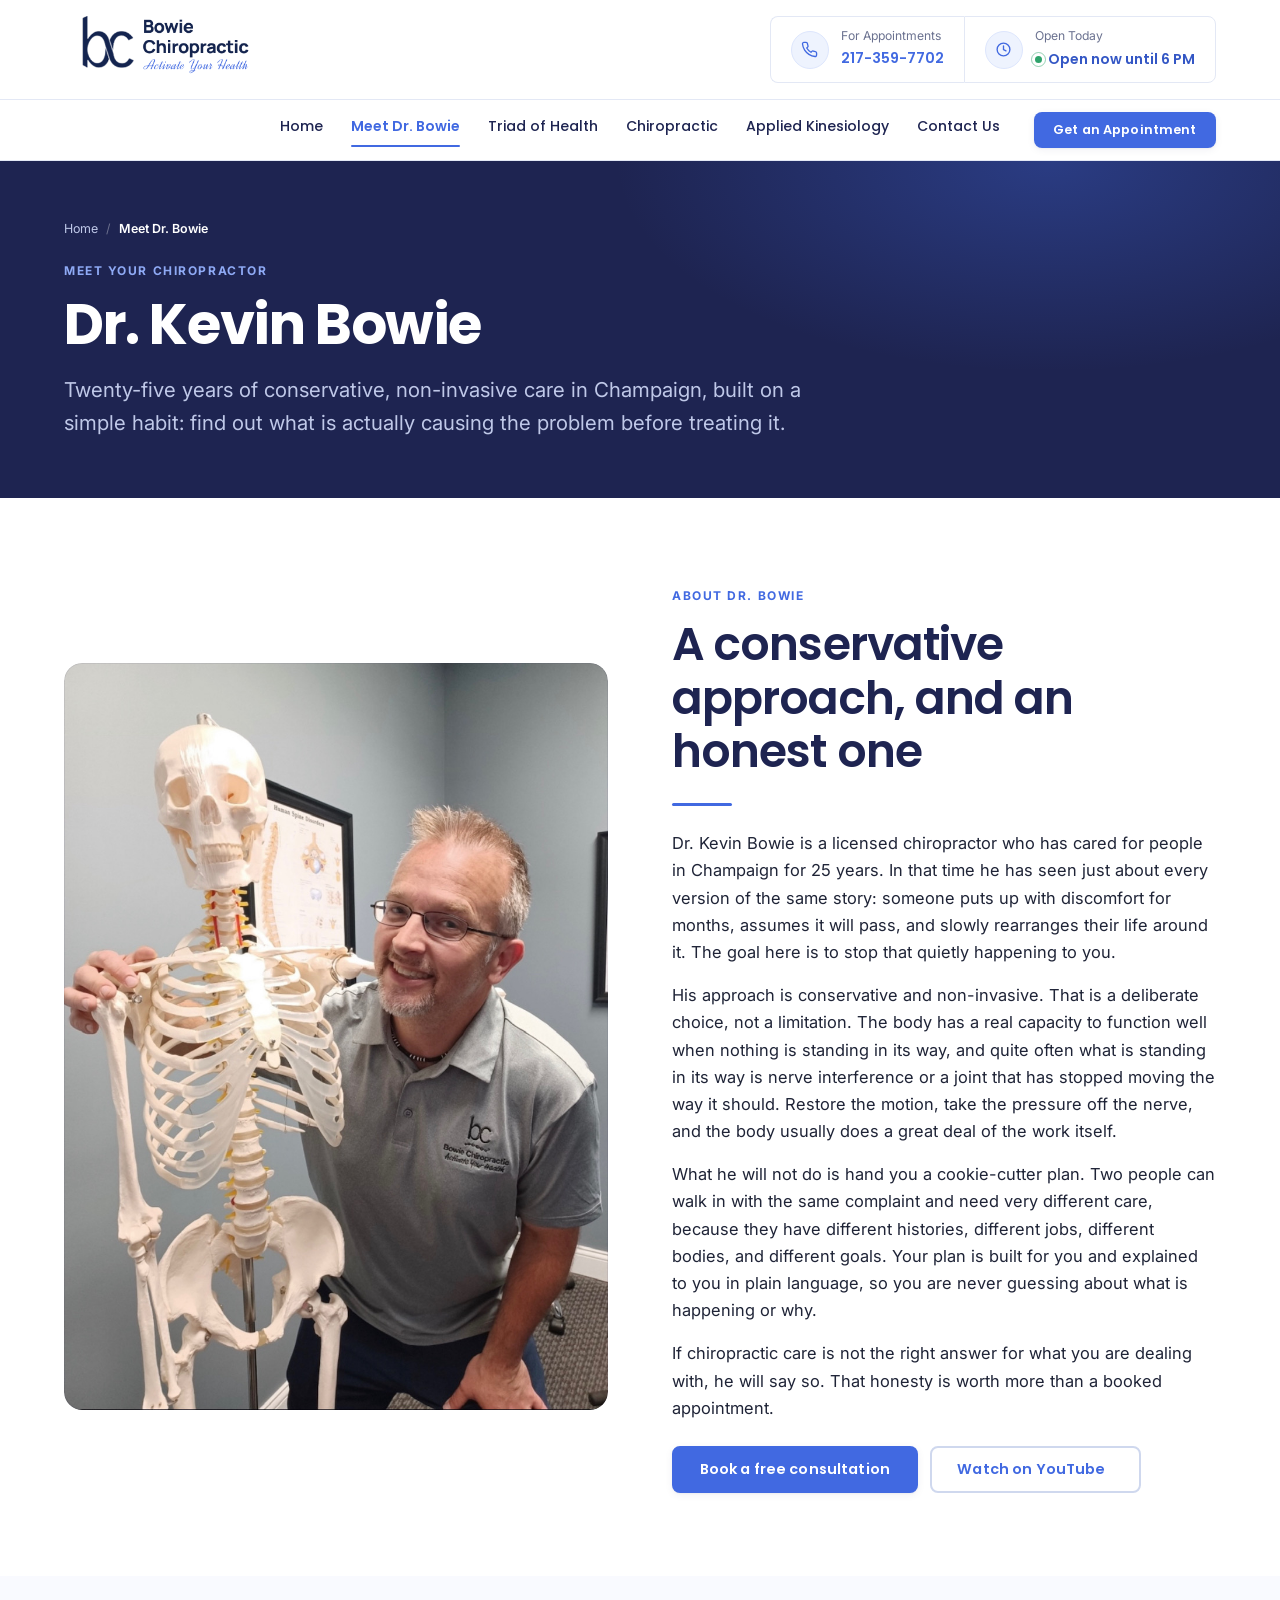
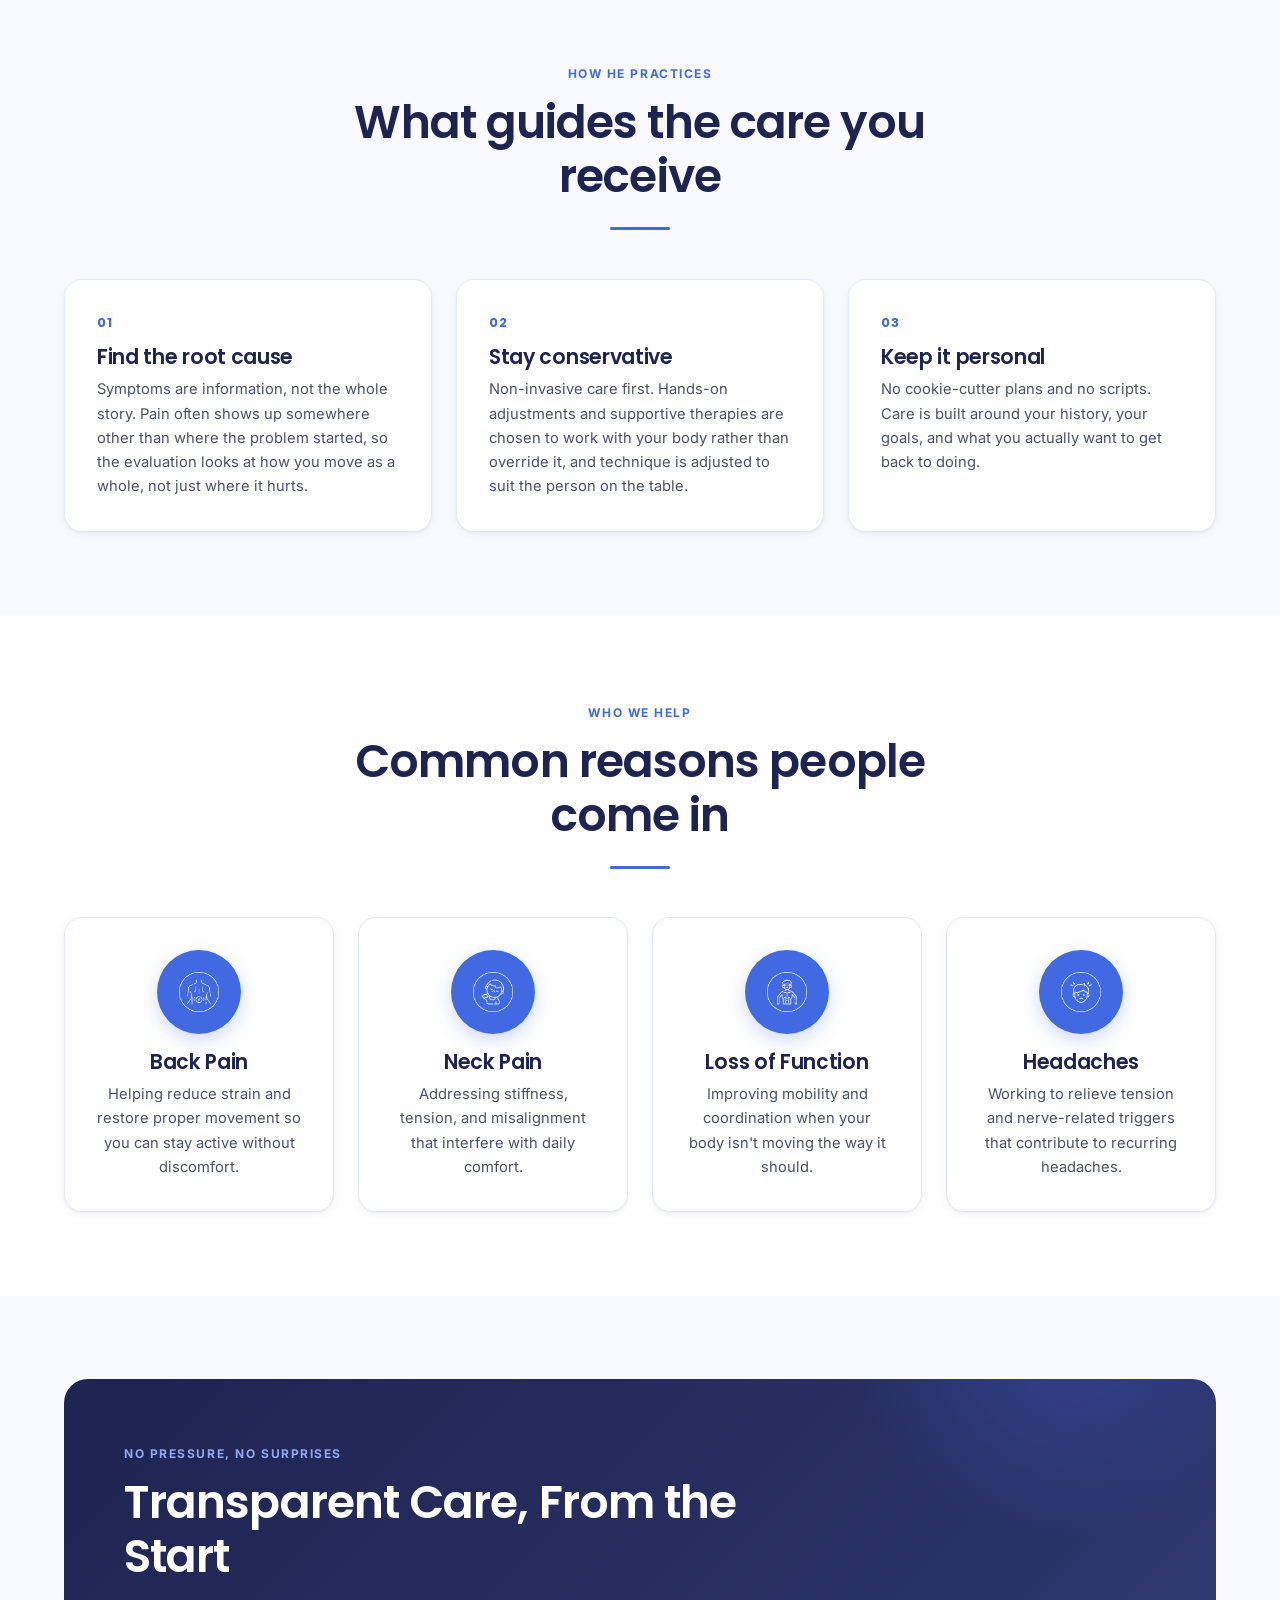
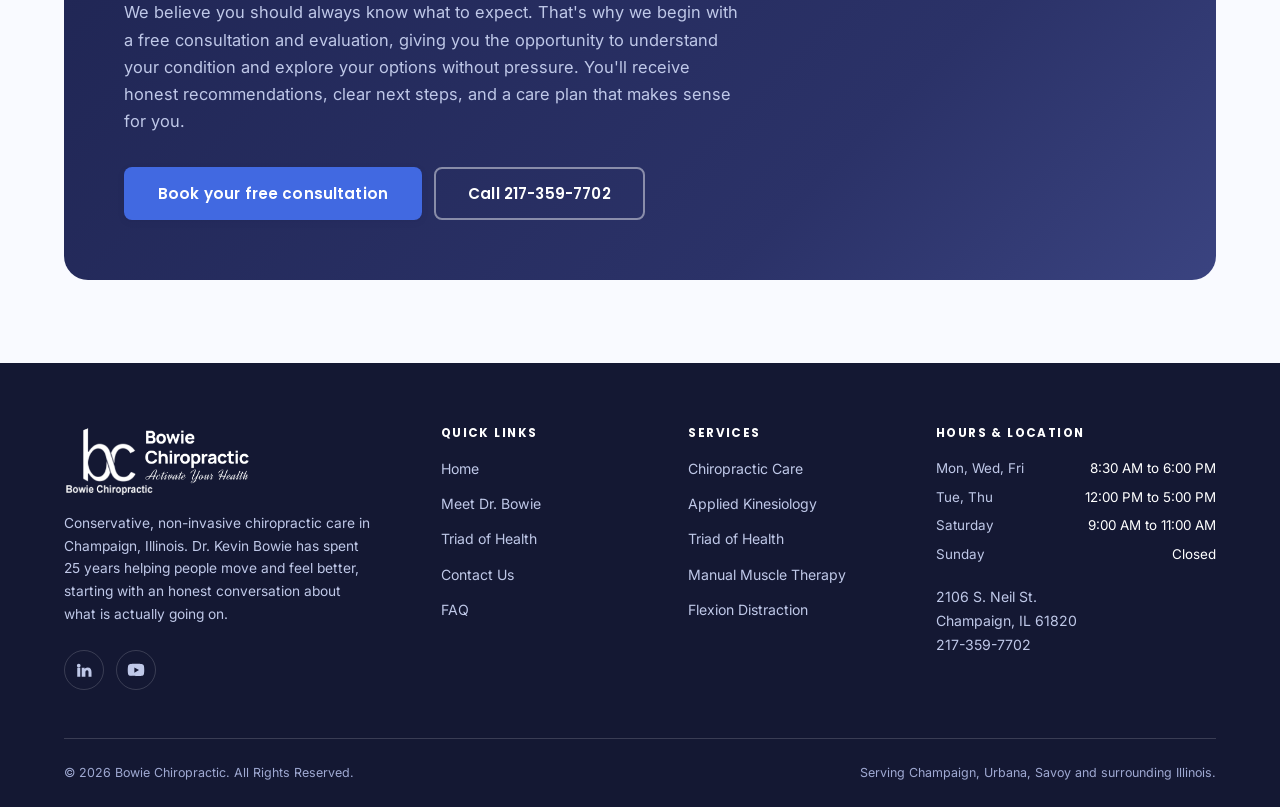
<file: about.html>
<!DOCTYPE html>
<html lang="en-US">
<head>
<meta charset="utf-8">
<meta name="viewport" content="width=device-width, initial-scale=1">

<title>Meet Dr. Kevin Bowie | Chiropractor in Champaign, IL | Bowie Chiropractic</title>
<meta name="description" content="Meet Dr. Kevin Bowie, a licensed chiropractor with 25 years of experience in Champaign, IL. Conservative, non-invasive care focused on the root cause. Free consultation.">
<link rel="canonical" href="https://bowiechiropractic.com/about.html">

<meta name="robots" content="index, follow, max-image-preview:large">
<meta name="author" content="Bowie Chiropractic">

<meta name="geo.region" content="US-IL">
<meta name="geo.placename" content="Champaign, Illinois">
<meta name="geo.position" content="40.0882841;-88.2458714">
<meta name="ICBM" content="40.0882841, -88.2458714">

<meta property="og:type" content="profile">
<meta property="og:site_name" content="Bowie Chiropractic">
<meta property="og:locale" content="en_US">
<meta property="og:title" content="Meet Dr. Kevin Bowie | Chiropractor in Champaign, IL">
<meta property="og:description" content="25 years of conservative, non-invasive chiropractic care in Champaign, IL. No cookie-cutter plans, and an honest conversation from the start.">
<meta property="og:url" content="https://bowiechiropractic.com/about.html">
<meta property="og:image" content="https://bowiechiropractic.com/images/og-image.jpg">
<meta property="og:image:width" content="1200">
<meta property="og:image:height" content="630">
<meta property="og:image:alt" content="The Bowie Chiropractic office at 2106 S. Neil St. in Champaign, Illinois">

<meta name="twitter:card" content="summary_large_image">
<meta name="twitter:title" content="Meet Dr. Kevin Bowie | Chiropractor in Champaign, IL">
<meta name="twitter:description" content="25 years of conservative, non-invasive chiropractic care in Champaign, IL.">
<meta name="twitter:image" content="https://bowiechiropractic.com/images/og-image.jpg">

<meta name="theme-color" content="#1E2451">
<link rel="icon" href="images/logo.png">
<link rel="apple-touch-icon" href="images/logo.png">

<link rel="preconnect" href="https://fonts.googleapis.com">
<link rel="preconnect" href="https://fonts.gstatic.com" crossorigin>
<link rel="stylesheet" href="https://fonts.googleapis.com/css2?family=Poppins:wght@400;500;600;700&family=Inter:wght@400..700&display=swap" media="print" onload="this.media='all'">
<noscript><link rel="stylesheet" href="https://fonts.googleapis.com/css2?family=Poppins:wght@400;500;600;700&family=Inter:wght@400..700&display=swap"></noscript>

<link rel="stylesheet" href="css/styles.css">

<!-- ADDRESS NOTE: see the note in index.html. 2106 S. Neil St. is confirmed; some
     directories still list an older 1704 S Neil St address that should be corrected. -->

<script type="application/ld+json">
{
  "@context": "https://schema.org",
  "@type": "Physician",
  "@id": "https://bowiechiropractic.com/about.html#dr-bowie",
  "name": "Dr. Kevin Bowie",
  "givenName": "Kevin",
  "familyName": "Bowie",
  "jobTitle": "Chiropractor",
  "description": "Dr. Kevin Bowie is a licensed chiropractor with 25 years of experience serving Champaign, Illinois. He practices a conservative, non-invasive approach focused on identifying the root cause of dysfunction.",
  "medicalSpecialty": "Chiropractic",
  "url": "https://bowiechiropractic.com/about.html",
  "image": "https://bowiechiropractic.com/images/dr-kevin-bowie.jpeg",
  "telephone": "+1-217-359-7702",
  "worksFor": { "@id": "https://bowiechiropractic.com/#practice" },
  "address": {
    "@type": "PostalAddress",
    "streetAddress": "2106 S. Neil St.",
    "addressLocality": "Champaign",
    "addressRegion": "IL",
    "postalCode": "61820",
    "addressCountry": "US"
  },
  "sameAs": [
    "https://www.linkedin.com/in/kevin-bowie-49126a268",
    "https://www.youtube.com/@DrKevinBowie-j4e"
  ]
}
</script>

<script type="application/ld+json">
{
  "@context": "https://schema.org",
  "@type": "BreadcrumbList",
  "itemListElement": [
    { "@type": "ListItem", "position": 1, "name": "Home", "item": "https://bowiechiropractic.com/" },
    { "@type": "ListItem", "position": 2, "name": "Meet Dr. Bowie", "item": "https://bowiechiropractic.com/about.html" }
  ]
}
</script>

<script>
/* Arm scroll reveals only when we can guarantee they get undone. Content is
   visible by default in CSS; this adds the hidden state, and the timeout is a
   failsafe so nothing can stay faded if main.js fails to load. */
(function () {
  var d = document.documentElement;
  if (!("IntersectionObserver" in window)) { return; }
  if (window.matchMedia && window.matchMedia("(prefers-reduced-motion: reduce)").matches) { return; }
  d.classList.add("js-reveal");
  window.setTimeout(function () {
    var els = document.querySelectorAll(".reveal:not(.is-in)");
    for (var i = 0; i < els.length; i++) { els[i].classList.add("is-in"); }
  }, 1500);
})();
</script>
</head>

<body>
<a class="skip-link" href="#main">Skip to main content</a>

<!-- ===================== HEADER ===================== -->
<header class="header">

  <!-- Row 1: logo + utility boxes -->
  <div class="header__top">
    <div class="wrap header__top-inner">
      <a class="logo" href="index.html" aria-label="Bowie Chiropractic, home">
        <img src="images/logo.png" alt="Bowie Chiropractic, Activate Your Health" width="333" height="112">
      </a>

      <div class="utility">
        <div class="utility__box">
          <span class="utility__icon" aria-hidden="true"><svg width="17" height="17" viewBox="0 0 24 24" fill="none" stroke="currentColor" stroke-width="1.9" stroke-linecap="round" stroke-linejoin="round" aria-hidden="true"><path d="M22 16.92v3a2 2 0 0 1-2.18 2 19.79 19.79 0 0 1-8.63-3.07 19.5 19.5 0 0 1-6-6 19.79 19.79 0 0 1-3.07-8.67A2 2 0 0 1 4.11 2h3a2 2 0 0 1 2 1.72c.13.96.36 1.9.7 2.81a2 2 0 0 1-.45 2.11L8.09 9.91a16 16 0 0 0 6 6l1.27-1.27a2 2 0 0 1 2.11-.45c.9.33 1.85.57 2.81.7A2 2 0 0 1 22 16.92z"/></svg></span>
          <span>
            <span class="utility__label">For Appointments</span>
            <a class="utility__val" href="tel:+12173597702">217-359-7702</a>
          </span>
        </div>
        <div class="utility__box">
          <span class="utility__icon" aria-hidden="true"><svg width="17" height="17" viewBox="0 0 24 24" fill="none" stroke="currentColor" stroke-width="1.9" stroke-linecap="round" aria-hidden="true"><circle cx="12" cy="12" r="9"/><path d="M12 7v5l3.5 2"/></svg></span>
          <span>
            <span class="utility__label">Open Today</span>
            <span class="status" data-status>
              <span class="status__dot" aria-hidden="true"></span>
              <span class="status__text">Mon, Wed, Fri 8:30 AM to 6:00 PM</span>
            </span>
          </span>
        </div>
      </div>

      <button class="burger" type="button" aria-label="Open menu" aria-expanded="false" aria-controls="nav">
        <span class="burger__box" aria-hidden="true"><span></span><span></span><span></span></span>
      </button>
    </div>
  </div>
</header>

<!-- Nav bar: a sibling of <header>, not a child. A sticky element can only
     stick inside its parent's box, and the short header would unstick it. -->
<div class="header__bar">
    <div class="wrap header__bar-inner">
      <nav class="nav" id="nav" aria-label="Main">
        <ul class="nav__list">
          <li><a class="nav__link" href="index.html">Home</a></li>
          <li><a class="nav__link" href="about.html" aria-current="page">Meet Dr. Bowie</a></li>
          <li><a class="nav__link" href="triad-of-health.html">Triad of Health</a></li>
          <li><a class="nav__link" href="chiropractic.html">Chiropractic</a></li>
          <li><a class="nav__link" href="applied-kinesiology.html">Applied Kinesiology</a></li>
          <li><a class="nav__link" href="contact.html">Contact Us</a></li>
        </ul>
        <div class="nav__cta">
          <a class="btn btn--blue" href="contact.html">Get an Appointment</a>
          <a class="btn btn--ghost" href="tel:+12173597702">Call 217-359-7702</a>
        </div>
      </nav>
      <div class="header__book">
        <a class="btn btn--blue btn--sm" href="contact.html">Get an Appointment</a>
      </div>
    </div>
  </div>
</div>

<main id="main">

  <section class="page-hero">
    <div class="wrap">
      <nav class="crumbs" aria-label="Breadcrumb">
        <ol>
          <li><a href="index.html">Home</a></li>
          <li><span aria-current="page">Meet Dr. Bowie</span></li>
        </ol>
      </nav>
      <p class="eyebrow">Meet Your Chiropractor</p>
      <h1>Dr. Kevin Bowie</h1>
      <p class="lede">
        Twenty-five years of conservative, non-invasive care in Champaign, built on a simple
        habit: find out what is actually causing the problem before treating it.
      </p>
    </div>
  </section>

  <section class="section section--white">
    <div class="wrap split">
      <div class="split__media reveal">
        <div class="media-frame">
          <img src="images/dr-kevin-bowie.jpeg"
               alt="Dr. Kevin Bowie smiling beside an anatomical skeleton in his Champaign chiropractic office"
               width="932" height="1280" loading="lazy" decoding="async">
        </div>
      </div>

      <div class="reveal" data-delay="1">
        <p class="eyebrow">About Dr. Bowie</p>
        <h2>A conservative approach, and an honest one</h2>
        <hr class="rule">
        <p>
          Dr. Kevin Bowie is a licensed chiropractor who has cared for people in Champaign for
          25 years. In that time he has seen just about every version of the same story: someone
          puts up with discomfort for months, assumes it will pass, and slowly rearranges their
          life around it. The goal here is to stop that quietly happening to you.
        </p>
        <p>
          His approach is conservative and non-invasive. That is a deliberate choice, not a
          limitation. The body has a real capacity to function well when nothing is standing in
          its way, and quite often what is standing in its way is nerve interference or a joint
          that has stopped moving the way it should. Restore the motion, take the pressure off
          the nerve, and the body usually does a great deal of the work itself.
        </p>
        <p>
          What he will not do is hand you a cookie-cutter plan. Two people can walk in with the
          same complaint and need very different care, because they have different histories,
          different jobs, different bodies, and different goals. Your plan is built for you and
          explained to you in plain language, so you are never guessing about what is happening
          or why.
        </p>
        <p>
          If chiropractic care is not the right answer for what you are dealing with, he will
          say so. That honesty is worth more than a booked appointment.
        </p>
        <div class="btn-row" style="margin-top:1.5rem;">
          <a class="btn btn--blue" href="contact.html">Book a free consultation</a>
          <a class="btn btn--ghost" href="https://www.youtube.com/@DrKevinBowie-j4e" target="_blank" rel="noopener noreferrer">
            Watch on YouTube<span class="sr-only">(opens in a new tab)</span>
          </a>
        </div>
      </div>
    </div>
  </section>

  <!-- Philosophy -->
  <section class="section section--tint">
    <div class="wrap">
      <div class="section-head section-head--center reveal">
        <p class="eyebrow">How He Practices</p>
        <h2>What guides the care you receive</h2>
        <hr class="rule">
      </div>

      <div class="grid grid--3">
        <article class="card reveal">
          <span class="card__num">01</span>
          <h3>Find the root cause</h3>
          <p>
            Symptoms are information, not the whole story. Pain often shows up somewhere other
            than where the problem started, so the evaluation looks at how you move as a whole,
            not just where it hurts.
          </p>
        </article>
        <article class="card reveal" data-delay="1">
          <span class="card__num">02</span>
          <h3>Stay conservative</h3>
          <p>
            Non-invasive care first. Hands-on adjustments and supportive therapies are chosen to
            work with your body rather than override it, and technique is adjusted to suit the
            person on the table.
          </p>
        </article>
        <article class="card reveal" data-delay="2">
          <span class="card__num">03</span>
          <h3>Keep it personal</h3>
          <p>
            No cookie-cutter plans and no scripts. Care is built around your history, your goals,
            and what you actually want to get back to doing.
          </p>
        </article>
      </div>
    </div>
  </section>

  <!-- Conditions -->
  <section class="section section--white">
    <div class="wrap">
      <div class="section-head section-head--center reveal">
        <p class="eyebrow">Who We Help</p>
        <h2>Common reasons people come in</h2>
        <hr class="rule">
      </div>

      <div class="grid grid--4">
        <article class="card cond reveal">
          <span class="cond__icon" aria-hidden="true">
            <img src="images/icon-back-pain.png" alt="" width="65" height="65" loading="lazy" decoding="async">
          </span>
          <h3>Back Pain</h3>
          <p>Helping reduce strain and restore proper movement so you can stay active without discomfort.</p>
        </article>
        <article class="card cond reveal" data-delay="1">
          <span class="cond__icon" aria-hidden="true">
            <img src="images/icon-neck-pain.png" alt="" width="65" height="65" loading="lazy" decoding="async">
          </span>
          <h3>Neck Pain</h3>
          <p>Addressing stiffness, tension, and misalignment that interfere with daily comfort.</p>
        </article>
        <article class="card cond reveal" data-delay="2">
          <span class="cond__icon" aria-hidden="true">
            <img src="images/icon-loss-of-function.png" alt="" width="65" height="65" loading="lazy" decoding="async">
          </span>
          <h3>Loss of Function</h3>
          <p>Improving mobility and coordination when your body isn't moving the way it should.</p>
        </article>
        <article class="card cond reveal" data-delay="3">
          <span class="cond__icon" aria-hidden="true">
            <img src="images/icon-headaches.png" alt="" width="68" height="68" loading="lazy" decoding="async">
          </span>
          <h3>Headaches</h3>
          <p>Working to relieve tension and nerve-related triggers that contribute to recurring headaches.</p>
        </article>
      </div>
    </div>
  </section>

  <!-- Transparent care -->
  <section class="section section--tint">
    <div class="wrap">
      <div class="band reveal">
        <div class="band__inner">
          <p class="eyebrow">No Pressure, No Surprises</p>
          <h2>Transparent Care, From the Start</h2>
          <p>
            We believe you should always know what to expect. That's why we begin with a free
            consultation and evaluation, giving you the opportunity to understand your
            condition and explore your options without pressure. You'll receive honest
            recommendations, clear next steps, and a care plan that makes sense for you.
          </p>
          <div class="btn-row">
            <a class="btn btn--blue btn--lg" href="contact.html">Book your free consultation</a>
            <a class="btn btn--ghost-light btn--lg" href="tel:+12173597702">Call 217-359-7702</a>
          </div>
        </div>
      </div>
    </div>
  </section>

</main>

<footer class="footer">
  <div class="wrap">
    <div class="footer__grid">
      <div>
        <div class="footer__logo">
          <img src="images/footer-logo.png" alt="Bowie Chiropractic" width="339" height="117" loading="lazy" decoding="async">
        </div>
        <p class="footer__blurb">
          Conservative, non-invasive chiropractic care in Champaign, Illinois. Dr. Kevin Bowie
          has spent 25 years helping people move and feel better, starting with an honest
          conversation about what is actually going on.
        </p>
        <div class="socials">
          <a class="social" href="https://www.linkedin.com/in/kevin-bowie-49126a268" target="_blank" rel="noopener noreferrer" aria-label="Dr. Kevin Bowie on LinkedIn (opens in a new tab)">
            <svg width="18" height="18" viewBox="0 0 24 24" fill="currentColor" aria-hidden="true"><path d="M4.98 3.5a2.5 2.5 0 1 1 0 5 2.5 2.5 0 0 1 0-5zM3 9h4v12H3zM9 9h3.8v1.7h.05c.53-1 1.83-2.05 3.76-2.05C20.6 8.65 22 11.1 22 14.6V21h-4v-5.7c0-1.36-.02-3.1-1.9-3.1-1.9 0-2.2 1.48-2.2 3v5.8H9z"/></svg>
          </a>
          <a class="social" href="https://www.youtube.com/@DrKevinBowie-j4e" target="_blank" rel="noopener noreferrer" aria-label="Dr. Kevin Bowie on YouTube (opens in a new tab)">
            <svg width="18" height="18" viewBox="0 0 24 24" fill="currentColor" aria-hidden="true"><path d="M23 12s0-3.9-.5-5.7c-.3-1-1.1-1.8-2.1-2.1C18.6 3.7 12 3.7 12 3.7s-6.6 0-8.4.5c-1 .3-1.8 1.1-2.1 2.1C1 8.1 1 12 1 12s0 3.9.5 5.7c.3 1 1.1 1.8 2.1 2.1 1.8.5 8.4.5 8.4.5s6.6 0 8.4-.5c1-.3 1.8-1.1 2.1-2.1.5-1.8.5-5.7.5-5.7zM9.8 15.5v-7l6.2 3.5z"/></svg>
          </a>
        </div>
      </div>

      <nav aria-label="Quick links">
        <h2 class="footer__title">Quick Links</h2>
        <ul>
          <li><a href="index.html">Home</a></li>
          <li><a href="about.html">Meet Dr. Bowie</a></li>
          <li><a href="triad-of-health.html">Triad of Health</a></li>
          <li><a href="contact.html">Contact Us</a></li>
          <li><a href="index.html#faq">FAQ</a></li>
        </ul>
      </nav>

      <nav aria-label="Services">
        <h2 class="footer__title">Services</h2>
        <ul>
          <li><a href="chiropractic.html">Chiropractic Care</a></li>
          <li><a href="applied-kinesiology.html">Applied Kinesiology</a></li>
          <li><a href="triad-of-health.html">Triad of Health</a></li>
          <li><a href="chiropractic.html#manual-muscle-therapy">Manual Muscle Therapy</a></li>
          <li><a href="chiropractic.html#flexion-distraction">Flexion Distraction</a></li>
        </ul>
      </nav>

      <div>
        <h2 class="footer__title">Hours &amp; Location</h2>
        <div class="footer__hours">
          <div><span>Mon, Wed, Fri</span><span>8:30 AM to 6:00 PM</span></div>
          <div><span>Tue, Thu</span><span>12:00 PM to 5:00 PM</span></div>
          <div><span>Saturday</span><span>9:00 AM to 11:00 AM</span></div>
          <div><span>Sunday</span><span>Closed</span></div>
        </div>
        <address style="font-style:normal;margin-top:1.25rem;line-height:1.7;">
          <a href="https://www.google.com/maps/search/?api=1&amp;query=2106+S+Neil+St+Champaign+IL+61820" target="_blank" rel="noopener noreferrer">2106 S. Neil St.<br>Champaign, IL 61820</a><br>
          <a href="tel:+12173597702">217-359-7702</a>
        </address>
      </div>
    </div>

    <div class="footer__bottom">
      <p style="margin:0;">&copy; <span data-year>2026</span> Bowie Chiropractic. All Rights Reserved.</p>
      <p style="margin:0;">Serving Champaign, Urbana, Savoy and surrounding Illinois.</p>
    </div>
  </div>
</footer>

<div class="mobile-bar" aria-label="Quick actions">
  <a class="mobile-bar__call" href="tel:+12173597702">
    <svg width="17" height="17" viewBox="0 0 24 24" fill="none" stroke="currentColor" stroke-width="2" stroke-linecap="round" stroke-linejoin="round" aria-hidden="true"><path d="M22 16.92v3a2 2 0 0 1-2.18 2 19.79 19.79 0 0 1-8.63-3.07 19.5 19.5 0 0 1-6-6 19.79 19.79 0 0 1-3.07-8.67A2 2 0 0 1 4.11 2h3a2 2 0 0 1 2 1.72c.13.96.36 1.9.7 2.81a2 2 0 0 1-.45 2.11L8.09 9.91a16 16 0 0 0 6 6l1.27-1.27a2 2 0 0 1 2.11-.45c.9.33 1.85.57 2.81.7A2 2 0 0 1 22 16.92z"/></svg>
    Call
  </a>
  <a class="mobile-bar__book" href="contact.html">
    <svg width="17" height="17" viewBox="0 0 24 24" fill="none" stroke="currentColor" stroke-width="2" stroke-linecap="round" stroke-linejoin="round" aria-hidden="true"><rect x="3" y="4" width="18" height="18" rx="2"/><path d="M16 2v4M8 2v4M3 10h18"/></svg>
    Book a Visit
  </a>
</div>

<script src="js/main.js" defer></script>
</body>
</html>
</file>
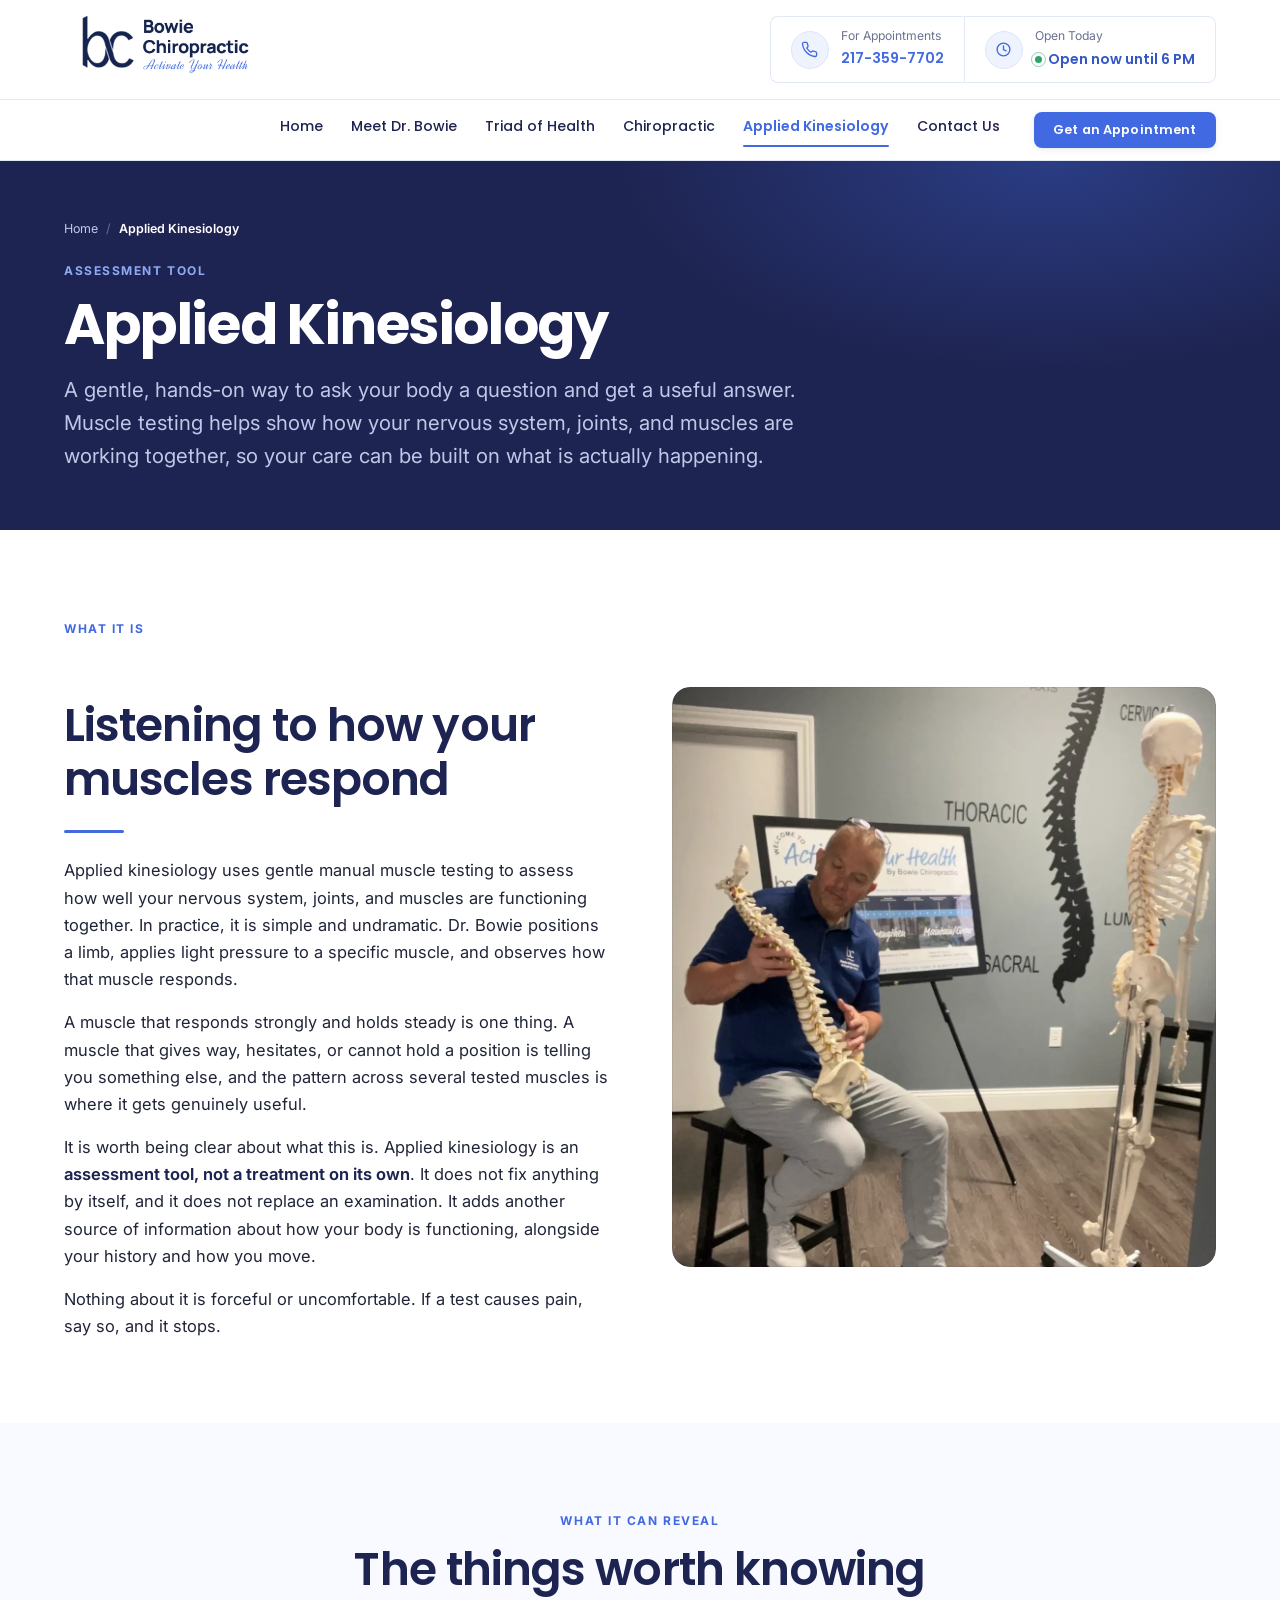
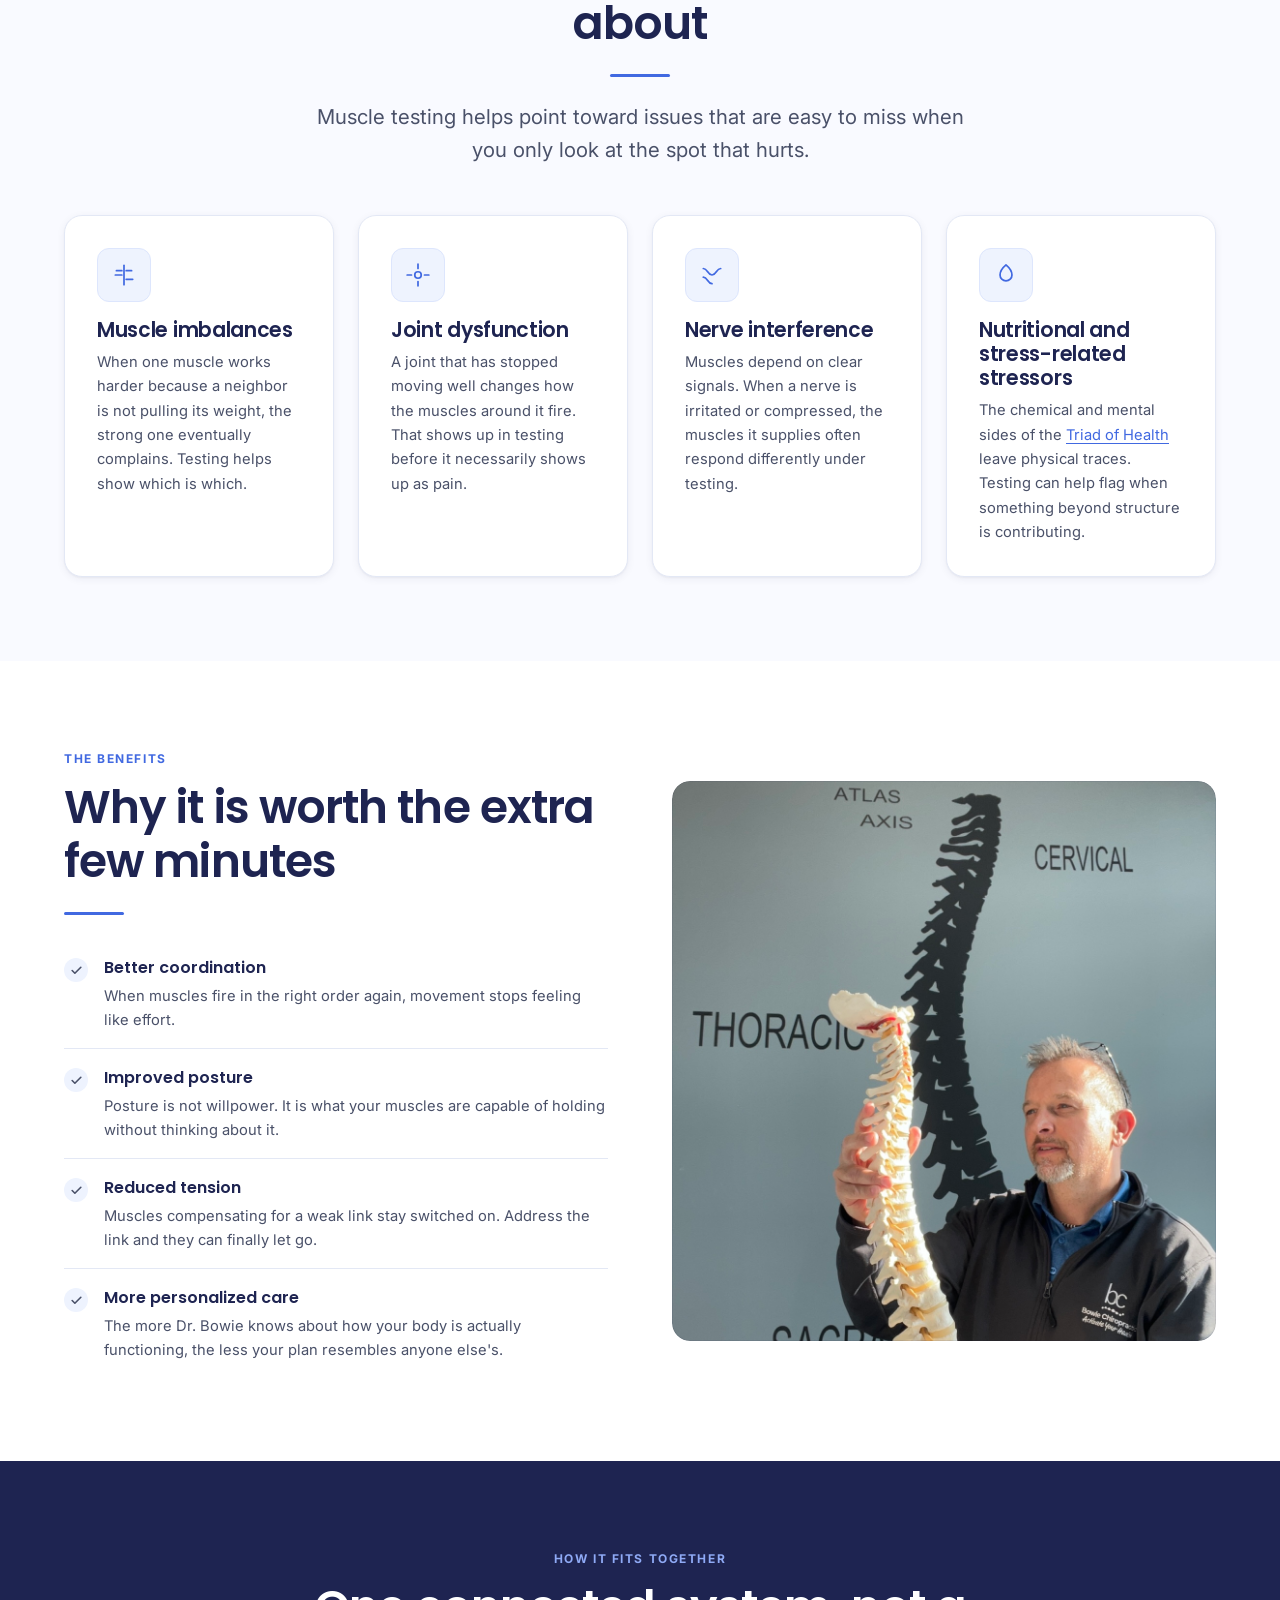
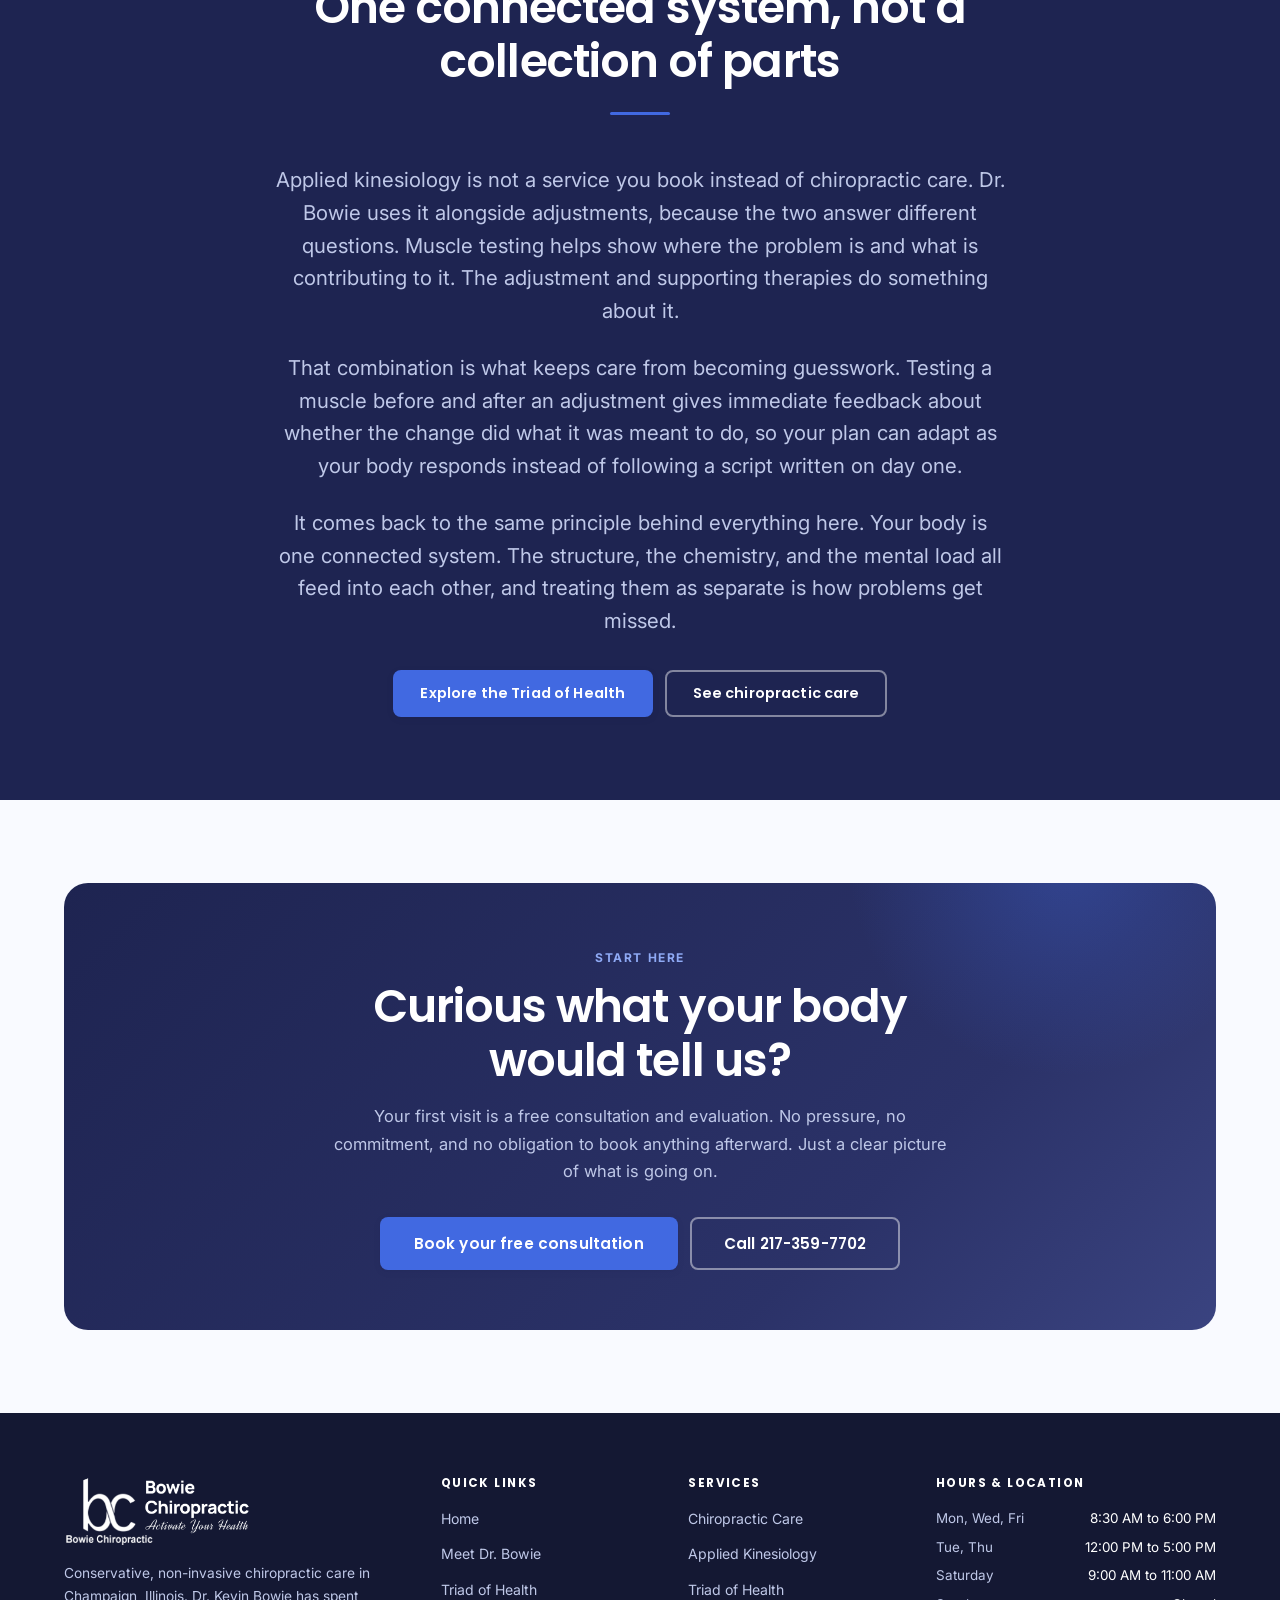
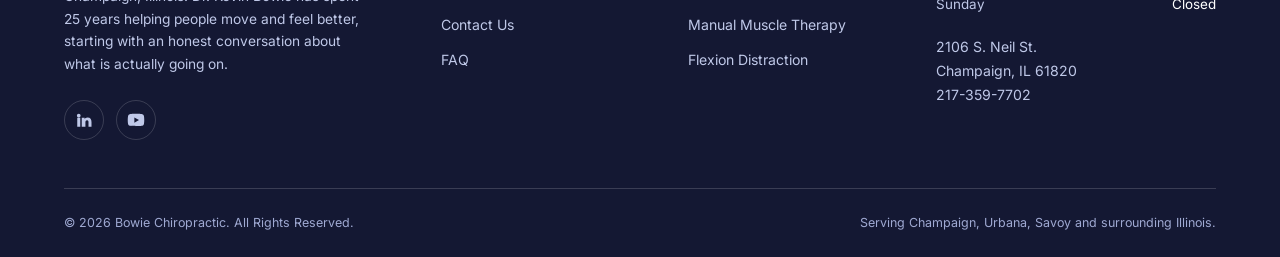
<file: applied-kinesiology.html>
<!DOCTYPE html>
<html lang="en-US">
<head>
<meta charset="utf-8">
<meta name="viewport" content="width=device-width, initial-scale=1">

<title>Applied Kinesiology in Champaign, IL | Muscle Testing | Bowie Chiropractic</title>
<meta name="description" content="Applied kinesiology in Champaign, IL. Dr. Kevin Bowie uses gentle manual muscle testing to assess how your nervous system, joints, and muscles are functioning. Free consultation.">
<link rel="canonical" href="https://bowiechiropractic.com/applied-kinesiology.html">

<meta name="robots" content="index, follow, max-image-preview:large">
<meta name="author" content="Bowie Chiropractic">

<meta name="geo.region" content="US-IL">
<meta name="geo.placename" content="Champaign, Illinois">
<meta name="geo.position" content="40.0882841;-88.2458714">
<meta name="ICBM" content="40.0882841, -88.2458714">

<meta property="og:type" content="article">
<meta property="og:site_name" content="Bowie Chiropractic">
<meta property="og:locale" content="en_US">
<meta property="og:title" content="Applied Kinesiology in Champaign, IL | Bowie Chiropractic">
<meta property="og:description" content="Gentle manual muscle testing that shows how your nervous system, joints, and muscles are working together.">
<meta property="og:url" content="https://bowiechiropractic.com/applied-kinesiology.html">
<meta property="og:image" content="https://bowiechiropractic.com/images/og-image.jpg">
<meta property="og:image:width" content="1200">
<meta property="og:image:height" content="630">
<meta property="og:image:alt" content="The Bowie Chiropractic office at 2106 S. Neil St. in Champaign, Illinois">

<meta name="twitter:card" content="summary_large_image">
<meta name="twitter:title" content="Applied Kinesiology in Champaign, IL | Bowie Chiropractic">
<meta name="twitter:description" content="Gentle manual muscle testing that shows how your nervous system, joints, and muscles are working together.">
<meta name="twitter:image" content="https://bowiechiropractic.com/images/og-image.jpg">

<meta name="theme-color" content="#1E2451">
<link rel="icon" href="images/logo.png">
<link rel="apple-touch-icon" href="images/logo.png">

<link rel="preconnect" href="https://fonts.googleapis.com">
<link rel="preconnect" href="https://fonts.gstatic.com" crossorigin>
<link rel="stylesheet" href="https://fonts.googleapis.com/css2?family=Poppins:wght@400;500;600;700&family=Inter:wght@400..700&display=swap" media="print" onload="this.media='all'">
<noscript><link rel="stylesheet" href="https://fonts.googleapis.com/css2?family=Poppins:wght@400;500;600;700&family=Inter:wght@400..700&display=swap"></noscript>

<link rel="stylesheet" href="css/styles.css">

<script type="application/ld+json">
{
  "@context": "https://schema.org",
  "@type": "Service",
  "@id": "https://bowiechiropractic.com/applied-kinesiology.html#service",
  "name": "Applied Kinesiology",
  "serviceType": "Manual muscle testing assessment",
  "description": "Gentle manual muscle testing used to assess how the nervous system, joints, and muscles are functioning together, helping identify muscle imbalances, joint dysfunction, nerve interference, and nutritional or stress-related stressors.",
  "url": "https://bowiechiropractic.com/applied-kinesiology.html",
  "provider": { "@id": "https://bowiechiropractic.com/#practice" },
  "areaServed": [
    { "@type": "City", "name": "Champaign" },
    { "@type": "City", "name": "Urbana" },
    { "@type": "City", "name": "Savoy" }
  ],
  "offers": {
    "@type": "Offer",
    "description": "Free initial consultation and evaluation",
    "price": "0",
    "priceCurrency": "USD"
  }
}
</script>

<script type="application/ld+json">
{
  "@context": "https://schema.org",
  "@type": "BreadcrumbList",
  "itemListElement": [
    { "@type": "ListItem", "position": 1, "name": "Home", "item": "https://bowiechiropractic.com/" },
    { "@type": "ListItem", "position": 2, "name": "Applied Kinesiology", "item": "https://bowiechiropractic.com/applied-kinesiology.html" }
  ]
}
</script>

<script>
/* Arm scroll reveals only when we can guarantee they get undone. Content is
   visible by default in CSS; this adds the hidden state, and the timeout is a
   failsafe so nothing can stay faded if main.js fails to load. */
(function () {
  var d = document.documentElement;
  if (!("IntersectionObserver" in window)) { return; }
  if (window.matchMedia && window.matchMedia("(prefers-reduced-motion: reduce)").matches) { return; }
  d.classList.add("js-reveal");
  window.setTimeout(function () {
    var els = document.querySelectorAll(".reveal:not(.is-in)");
    for (var i = 0; i < els.length; i++) { els[i].classList.add("is-in"); }
  }, 1500);
})();
</script>
</head>

<body>
<a class="skip-link" href="#main">Skip to main content</a>

<!-- ===================== HEADER ===================== -->
<header class="header">

  <!-- Row 1: logo + utility boxes -->
  <div class="header__top">
    <div class="wrap header__top-inner">
      <a class="logo" href="index.html" aria-label="Bowie Chiropractic, home">
        <img src="images/logo.png" alt="Bowie Chiropractic, Activate Your Health" width="333" height="112">
      </a>

      <div class="utility">
        <div class="utility__box">
          <span class="utility__icon" aria-hidden="true"><svg width="17" height="17" viewBox="0 0 24 24" fill="none" stroke="currentColor" stroke-width="1.9" stroke-linecap="round" stroke-linejoin="round" aria-hidden="true"><path d="M22 16.92v3a2 2 0 0 1-2.18 2 19.79 19.79 0 0 1-8.63-3.07 19.5 19.5 0 0 1-6-6 19.79 19.79 0 0 1-3.07-8.67A2 2 0 0 1 4.11 2h3a2 2 0 0 1 2 1.72c.13.96.36 1.9.7 2.81a2 2 0 0 1-.45 2.11L8.09 9.91a16 16 0 0 0 6 6l1.27-1.27a2 2 0 0 1 2.11-.45c.9.33 1.85.57 2.81.7A2 2 0 0 1 22 16.92z"/></svg></span>
          <span>
            <span class="utility__label">For Appointments</span>
            <a class="utility__val" href="tel:+12173597702">217-359-7702</a>
          </span>
        </div>
        <div class="utility__box">
          <span class="utility__icon" aria-hidden="true"><svg width="17" height="17" viewBox="0 0 24 24" fill="none" stroke="currentColor" stroke-width="1.9" stroke-linecap="round" aria-hidden="true"><circle cx="12" cy="12" r="9"/><path d="M12 7v5l3.5 2"/></svg></span>
          <span>
            <span class="utility__label">Open Today</span>
            <span class="status" data-status>
              <span class="status__dot" aria-hidden="true"></span>
              <span class="status__text">Mon, Wed, Fri 8:30 AM to 6:00 PM</span>
            </span>
          </span>
        </div>
      </div>

      <button class="burger" type="button" aria-label="Open menu" aria-expanded="false" aria-controls="nav">
        <span class="burger__box" aria-hidden="true"><span></span><span></span><span></span></span>
      </button>
    </div>
  </div>
</header>

<!-- Nav bar: a sibling of <header>, not a child. A sticky element can only
     stick inside its parent's box, and the short header would unstick it. -->
<div class="header__bar">
    <div class="wrap header__bar-inner">
      <nav class="nav" id="nav" aria-label="Main">
        <ul class="nav__list">
          <li><a class="nav__link" href="index.html">Home</a></li>
          <li><a class="nav__link" href="about.html">Meet Dr. Bowie</a></li>
          <li><a class="nav__link" href="triad-of-health.html">Triad of Health</a></li>
          <li><a class="nav__link" href="chiropractic.html">Chiropractic</a></li>
          <li><a class="nav__link" href="applied-kinesiology.html" aria-current="page">Applied Kinesiology</a></li>
          <li><a class="nav__link" href="contact.html">Contact Us</a></li>
        </ul>
        <div class="nav__cta">
          <a class="btn btn--blue" href="contact.html">Get an Appointment</a>
          <a class="btn btn--ghost" href="tel:+12173597702">Call 217-359-7702</a>
        </div>
      </nav>
      <div class="header__book">
        <a class="btn btn--blue btn--sm" href="contact.html">Get an Appointment</a>
      </div>
    </div>
  </div>
</div>

<main id="main">

  <section class="page-hero">
    <div class="wrap">
      <nav class="crumbs" aria-label="Breadcrumb">
        <ol>
          <li><a href="index.html">Home</a></li>
          <li><span aria-current="page">Applied Kinesiology</span></li>
        </ol>
      </nav>
      <p class="eyebrow">Assessment Tool</p>
      <h1>Applied Kinesiology</h1>
      <p class="lede">
        A gentle, hands-on way to ask your body a question and get a useful answer. Muscle testing
        helps show how your nervous system, joints, and muscles are working together, so your care
        can be built on what is actually happening.
      </p>
    </div>
  </section>

  <!-- What it is -->
  <section class="section section--white">
    <div class="wrap split">
      <div class="reveal prose">
        <p class="eyebrow">What It Is</p>
        <h2>Listening to how your muscles respond</h2>
        <hr class="rule">
        <p>
          Applied kinesiology uses gentle manual muscle testing to assess how well your nervous
          system, joints, and muscles are functioning together. In practice, it is simple and
          undramatic. Dr. Bowie positions a limb, applies light pressure to a specific muscle, and
          observes how that muscle responds.
        </p>
        <p>
          A muscle that responds strongly and holds steady is one thing. A muscle that gives way,
          hesitates, or cannot hold a position is telling you something else, and the pattern
          across several tested muscles is where it gets genuinely useful.
        </p>
        <p>
          It is worth being clear about what this is. Applied kinesiology is an
          <strong>assessment tool, not a treatment on its own</strong>. It does not fix anything by
          itself, and it does not replace an examination. It adds another source of information
          about how your body is functioning, alongside your history and how you move.
        </p>
        <p>
          Nothing about it is forceful or uncomfortable. If a test causes pain, say so, and it stops.
        </p>
      </div>

      <div class="split__media reveal" data-delay="1">
        <div class="media-frame">
          <img src="images/hero.webp"
               alt="Dr. Kevin Bowie seated in his Champaign office holding a flexible model of the spine"
               width="1125" height="1483" loading="lazy" decoding="async"
               style="height:clamp(400px,50vw,580px);object-fit:cover;object-position:center 20%;">
        </div>
      </div>
    </div>
  </section>

  <!-- What it reveals -->
  <section class="section section--tint">
    <div class="wrap">
      <div class="section-head section-head--center reveal">
        <p class="eyebrow">What It Can Reveal</p>
        <h2>The things worth knowing about</h2>
        <hr class="rule">
        <p class="lede">
          Muscle testing helps point toward issues that are easy to miss when you only look at the
          spot that hurts.
        </p>
      </div>

      <div class="grid grid--4">
        <article class="card reveal">
          <span class="card__icon" aria-hidden="true">
            <svg viewBox="0 0 24 24" fill="none" stroke="currentColor" stroke-width="1.6" stroke-linecap="round"><path d="M12 3v18"/><path d="M5 8h5"/><path d="M14 8h5"/><path d="M4 12h6"/><path d="M14 16h6"/></svg>
          </span>
          <h3>Muscle imbalances</h3>
          <p>
            When one muscle works harder because a neighbor is not pulling its weight, the strong
            one eventually complains. Testing helps show which is which.
          </p>
        </article>

        <article class="card reveal" data-delay="1">
          <span class="card__icon" aria-hidden="true">
            <svg viewBox="0 0 24 24" fill="none" stroke="currentColor" stroke-width="1.6" stroke-linecap="round"><circle cx="12" cy="12" r="3"/><path d="M12 2v4M12 18v4M2 12h4M18 12h4"/></svg>
          </span>
          <h3>Joint dysfunction</h3>
          <p>
            A joint that has stopped moving well changes how the muscles around it fire. That shows
            up in testing before it necessarily shows up as pain.
          </p>
        </article>

        <article class="card reveal" data-delay="2">
          <span class="card__icon" aria-hidden="true">
            <svg viewBox="0 0 24 24" fill="none" stroke="currentColor" stroke-width="1.6" stroke-linecap="round" stroke-linejoin="round"><path d="M4 6c4 0 4 6 8 6s4-6 8-6"/><path d="M4 14c4 0 4 6 8 6"/></svg>
          </span>
          <h3>Nerve interference</h3>
          <p>
            Muscles depend on clear signals. When a nerve is irritated or compressed, the muscles it
            supplies often respond differently under testing.
          </p>
        </article>

        <article class="card reveal" data-delay="3">
          <span class="card__icon" aria-hidden="true">
            <svg viewBox="0 0 24 24" fill="none" stroke="currentColor" stroke-width="1.6" stroke-linecap="round" stroke-linejoin="round"><path d="M12 2.7s5.5 4.6 5.5 9.3a5.5 5.5 0 0 1-11 0C6.5 7.3 12 2.7 12 2.7z"/></svg>
          </span>
          <h3>Nutritional and stress-related stressors</h3>
          <p>
            The chemical and mental sides of the
            <a href="triad-of-health.html">Triad of Health</a> leave physical traces. Testing can
            help flag when something beyond structure is contributing.
          </p>
        </article>
      </div>
    </div>
  </section>

  <!-- Benefits -->
  <section class="section section--white">
    <div class="wrap split split--media-right">
      <div class="split__media reveal">
        <div class="media-frame">
          <img src="images/clinic-1.jpeg"
               alt="Dr. Kevin Bowie holding a model of the spine in front of a wall marked with the cervical, thoracic, lumbar and sacral regions"
               width="1125" height="1469" loading="lazy" decoding="async"
               style="height:clamp(400px,50vw,560px);object-fit:cover;object-position:center 25%;">
        </div>
      </div>
      <div class="reveal">
        <p class="eyebrow">The Benefits</p>
        <h2>Why it is worth the extra few minutes</h2>
        <hr class="rule">
        <ul class="checks">
          <li>
            <span class="checks__mark" aria-hidden="true"><svg viewBox="0 0 24 24" fill="none" stroke="currentColor" stroke-width="3" stroke-linecap="round" stroke-linejoin="round"><path d="M20 6L9 17l-5-5"/></svg></span>
            <span><b>Better coordination</b><span>When muscles fire in the right order again, movement stops feeling like effort.</span></span>
          </li>
          <li>
            <span class="checks__mark" aria-hidden="true"><svg viewBox="0 0 24 24" fill="none" stroke="currentColor" stroke-width="3" stroke-linecap="round" stroke-linejoin="round"><path d="M20 6L9 17l-5-5"/></svg></span>
            <span><b>Improved posture</b><span>Posture is not willpower. It is what your muscles are capable of holding without thinking about it.</span></span>
          </li>
          <li>
            <span class="checks__mark" aria-hidden="true"><svg viewBox="0 0 24 24" fill="none" stroke="currentColor" stroke-width="3" stroke-linecap="round" stroke-linejoin="round"><path d="M20 6L9 17l-5-5"/></svg></span>
            <span><b>Reduced tension</b><span>Muscles compensating for a weak link stay switched on. Address the link and they can finally let go.</span></span>
          </li>
          <li>
            <span class="checks__mark" aria-hidden="true"><svg viewBox="0 0 24 24" fill="none" stroke="currentColor" stroke-width="3" stroke-linecap="round" stroke-linejoin="round"><path d="M20 6L9 17l-5-5"/></svg></span>
            <span><b>More personalized care</b><span>The more Dr. Bowie knows about how your body is actually functioning, the less your plan resembles anyone else's.</span></span>
          </li>
        </ul>
      </div>
    </div>
  </section>

  <!-- How it fits -->
  <section class="section section--navy">
    <div class="wrap wrap--narrow">
      <div class="section-head section-head--center reveal">
        <p class="eyebrow">How It Fits Together</p>
        <h2>One connected system, not a collection of parts</h2>
        <hr class="rule">
      </div>
      <div class="reveal" style="text-align:center;">
        <p class="lede" style="margin-bottom:1.5rem;">
          Applied kinesiology is not a service you book instead of chiropractic care. Dr. Bowie
          uses it alongside adjustments, because the two answer different questions. Muscle
          testing helps show where the problem is and what is contributing to it. The adjustment
          and supporting therapies do something about it.
        </p>
        <p class="lede" style="margin-bottom:1.5rem;">
          That combination is what keeps care from becoming guesswork. Testing a muscle before and
          after an adjustment gives immediate feedback about whether the change did what it was
          meant to do, so your plan can adapt as your body responds instead of following a script
          written on day one.
        </p>
        <p class="lede">
          It comes back to the same principle behind everything here. Your body is one connected
          system. The structure, the chemistry, and the mental load all feed into each other, and
          treating them as separate is how problems get missed.
        </p>
        <div class="btn-row" style="justify-content:center;margin-top:2rem;">
          <a class="btn btn--blue" href="triad-of-health.html">Explore the Triad of Health</a>
          <a class="btn btn--ghost-light" href="chiropractic.html">See chiropractic care</a>
        </div>
      </div>
    </div>
  </section>

  <!-- CTA -->
  <section class="section section--tint">
    <div class="wrap">
      <div class="band cta-final reveal">
        <div class="band__inner">
          <p class="eyebrow">Start Here</p>
          <h2>Curious what your body would tell us?</h2>
          <p>
            Your first visit is a free consultation and evaluation. No pressure, no commitment,
            and no obligation to book anything afterward. Just a clear picture of what is going on.
          </p>
          <div class="btn-row">
            <a class="btn btn--blue btn--lg" href="contact.html">Book your free consultation</a>
            <a class="btn btn--ghost-light btn--lg" href="tel:+12173597702">Call 217-359-7702</a>
          </div>
        </div>
      </div>
    </div>
  </section>

</main>

<footer class="footer">
  <div class="wrap">
    <div class="footer__grid">
      <div>
        <div class="footer__logo">
          <img src="images/footer-logo.png" alt="Bowie Chiropractic" width="339" height="117" loading="lazy" decoding="async">
        </div>
        <p class="footer__blurb">
          Conservative, non-invasive chiropractic care in Champaign, Illinois. Dr. Kevin Bowie
          has spent 25 years helping people move and feel better, starting with an honest
          conversation about what is actually going on.
        </p>
        <div class="socials">
          <a class="social" href="https://www.linkedin.com/in/kevin-bowie-49126a268" target="_blank" rel="noopener noreferrer" aria-label="Dr. Kevin Bowie on LinkedIn (opens in a new tab)">
            <svg width="18" height="18" viewBox="0 0 24 24" fill="currentColor" aria-hidden="true"><path d="M4.98 3.5a2.5 2.5 0 1 1 0 5 2.5 2.5 0 0 1 0-5zM3 9h4v12H3zM9 9h3.8v1.7h.05c.53-1 1.83-2.05 3.76-2.05C20.6 8.65 22 11.1 22 14.6V21h-4v-5.7c0-1.36-.02-3.1-1.9-3.1-1.9 0-2.2 1.48-2.2 3v5.8H9z"/></svg>
          </a>
          <a class="social" href="https://www.youtube.com/@DrKevinBowie-j4e" target="_blank" rel="noopener noreferrer" aria-label="Dr. Kevin Bowie on YouTube (opens in a new tab)">
            <svg width="18" height="18" viewBox="0 0 24 24" fill="currentColor" aria-hidden="true"><path d="M23 12s0-3.9-.5-5.7c-.3-1-1.1-1.8-2.1-2.1C18.6 3.7 12 3.7 12 3.7s-6.6 0-8.4.5c-1 .3-1.8 1.1-2.1 2.1C1 8.1 1 12 1 12s0 3.9.5 5.7c.3 1 1.1 1.8 2.1 2.1 1.8.5 8.4.5 8.4.5s6.6 0 8.4-.5c1-.3 1.8-1.1 2.1-2.1.5-1.8.5-5.7.5-5.7zM9.8 15.5v-7l6.2 3.5z"/></svg>
          </a>
        </div>
      </div>

      <nav aria-label="Quick links">
        <h2 class="footer__title">Quick Links</h2>
        <ul>
          <li><a href="index.html">Home</a></li>
          <li><a href="about.html">Meet Dr. Bowie</a></li>
          <li><a href="triad-of-health.html">Triad of Health</a></li>
          <li><a href="contact.html">Contact Us</a></li>
          <li><a href="index.html#faq">FAQ</a></li>
        </ul>
      </nav>

      <nav aria-label="Services">
        <h2 class="footer__title">Services</h2>
        <ul>
          <li><a href="chiropractic.html">Chiropractic Care</a></li>
          <li><a href="applied-kinesiology.html">Applied Kinesiology</a></li>
          <li><a href="triad-of-health.html">Triad of Health</a></li>
          <li><a href="chiropractic.html#manual-muscle-therapy">Manual Muscle Therapy</a></li>
          <li><a href="chiropractic.html#flexion-distraction">Flexion Distraction</a></li>
        </ul>
      </nav>

      <div>
        <h2 class="footer__title">Hours &amp; Location</h2>
        <div class="footer__hours">
          <div><span>Mon, Wed, Fri</span><span>8:30 AM to 6:00 PM</span></div>
          <div><span>Tue, Thu</span><span>12:00 PM to 5:00 PM</span></div>
          <div><span>Saturday</span><span>9:00 AM to 11:00 AM</span></div>
          <div><span>Sunday</span><span>Closed</span></div>
        </div>
        <address style="font-style:normal;margin-top:1.25rem;line-height:1.7;">
          <a href="https://www.google.com/maps/search/?api=1&amp;query=2106+S+Neil+St+Champaign+IL+61820" target="_blank" rel="noopener noreferrer">2106 S. Neil St.<br>Champaign, IL 61820</a><br>
          <a href="tel:+12173597702">217-359-7702</a>
        </address>
      </div>
    </div>

    <div class="footer__bottom">
      <p style="margin:0;">&copy; <span data-year>2026</span> Bowie Chiropractic. All Rights Reserved.</p>
      <p style="margin:0;">Serving Champaign, Urbana, Savoy and surrounding Illinois.</p>
    </div>
  </div>
</footer>

<div class="mobile-bar" aria-label="Quick actions">
  <a class="mobile-bar__call" href="tel:+12173597702">
    <svg width="17" height="17" viewBox="0 0 24 24" fill="none" stroke="currentColor" stroke-width="2" stroke-linecap="round" stroke-linejoin="round" aria-hidden="true"><path d="M22 16.92v3a2 2 0 0 1-2.18 2 19.79 19.79 0 0 1-8.63-3.07 19.5 19.5 0 0 1-6-6 19.79 19.79 0 0 1-3.07-8.67A2 2 0 0 1 4.11 2h3a2 2 0 0 1 2 1.72c.13.96.36 1.9.7 2.81a2 2 0 0 1-.45 2.11L8.09 9.91a16 16 0 0 0 6 6l1.27-1.27a2 2 0 0 1 2.11-.45c.9.33 1.85.57 2.81.7A2 2 0 0 1 22 16.92z"/></svg>
    Call
  </a>
  <a class="mobile-bar__book" href="contact.html">
    <svg width="17" height="17" viewBox="0 0 24 24" fill="none" stroke="currentColor" stroke-width="2" stroke-linecap="round" stroke-linejoin="round" aria-hidden="true"><rect x="3" y="4" width="18" height="18" rx="2"/><path d="M16 2v4M8 2v4M3 10h18"/></svg>
    Book a Visit
  </a>
</div>

<script src="js/main.js" defer></script>
</body>
</html>
</file>
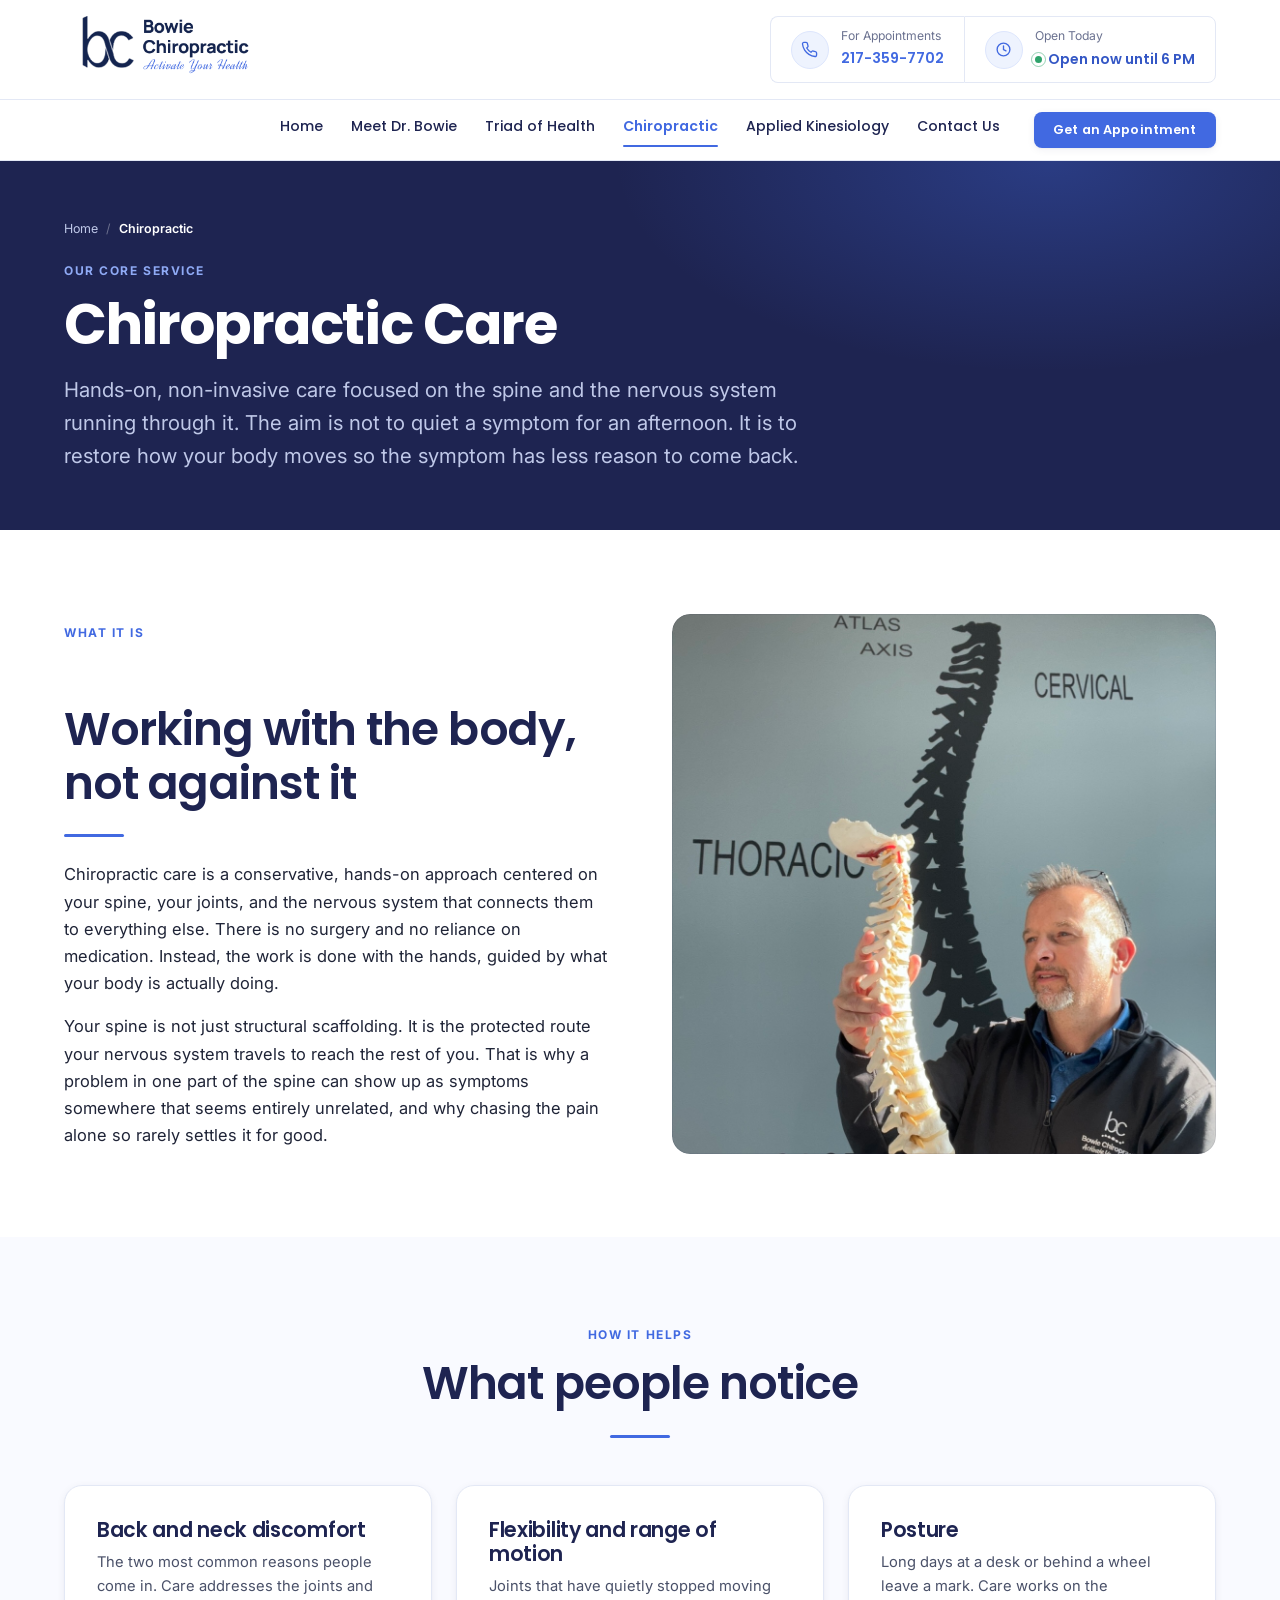
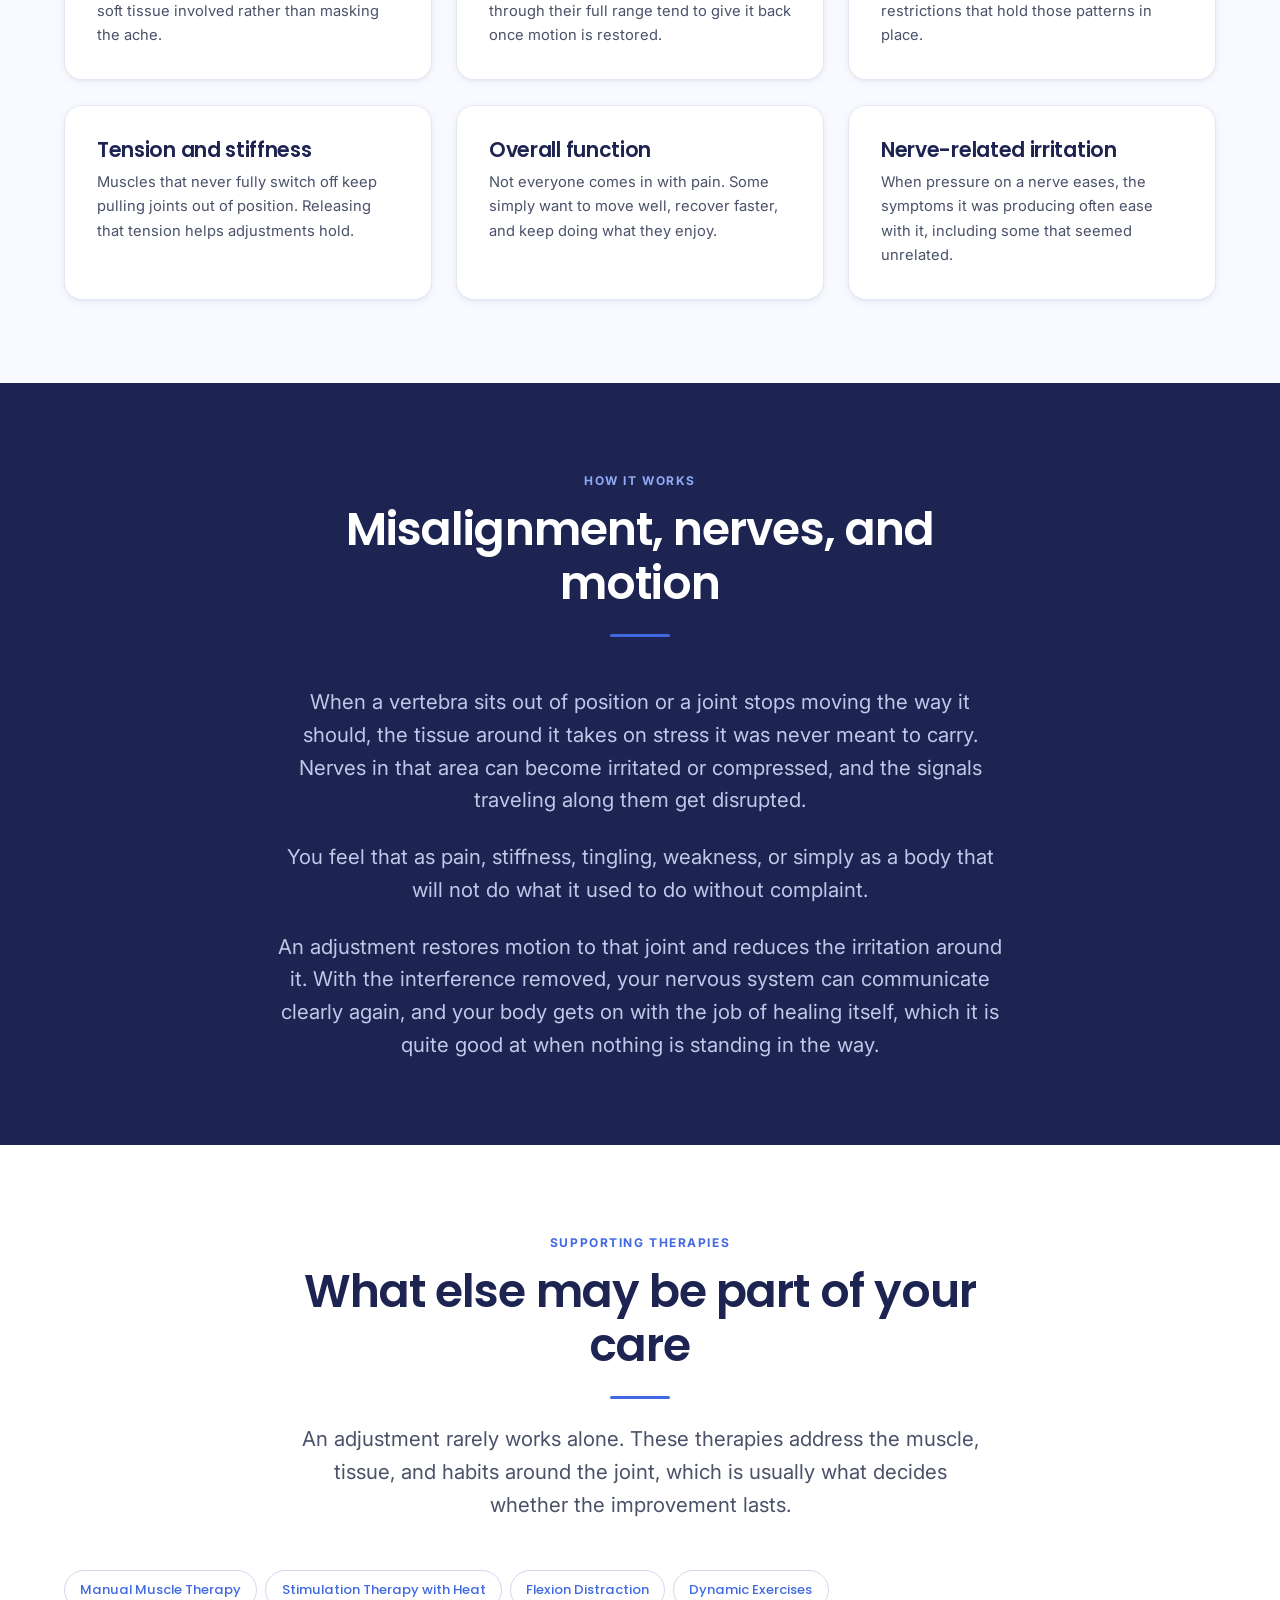
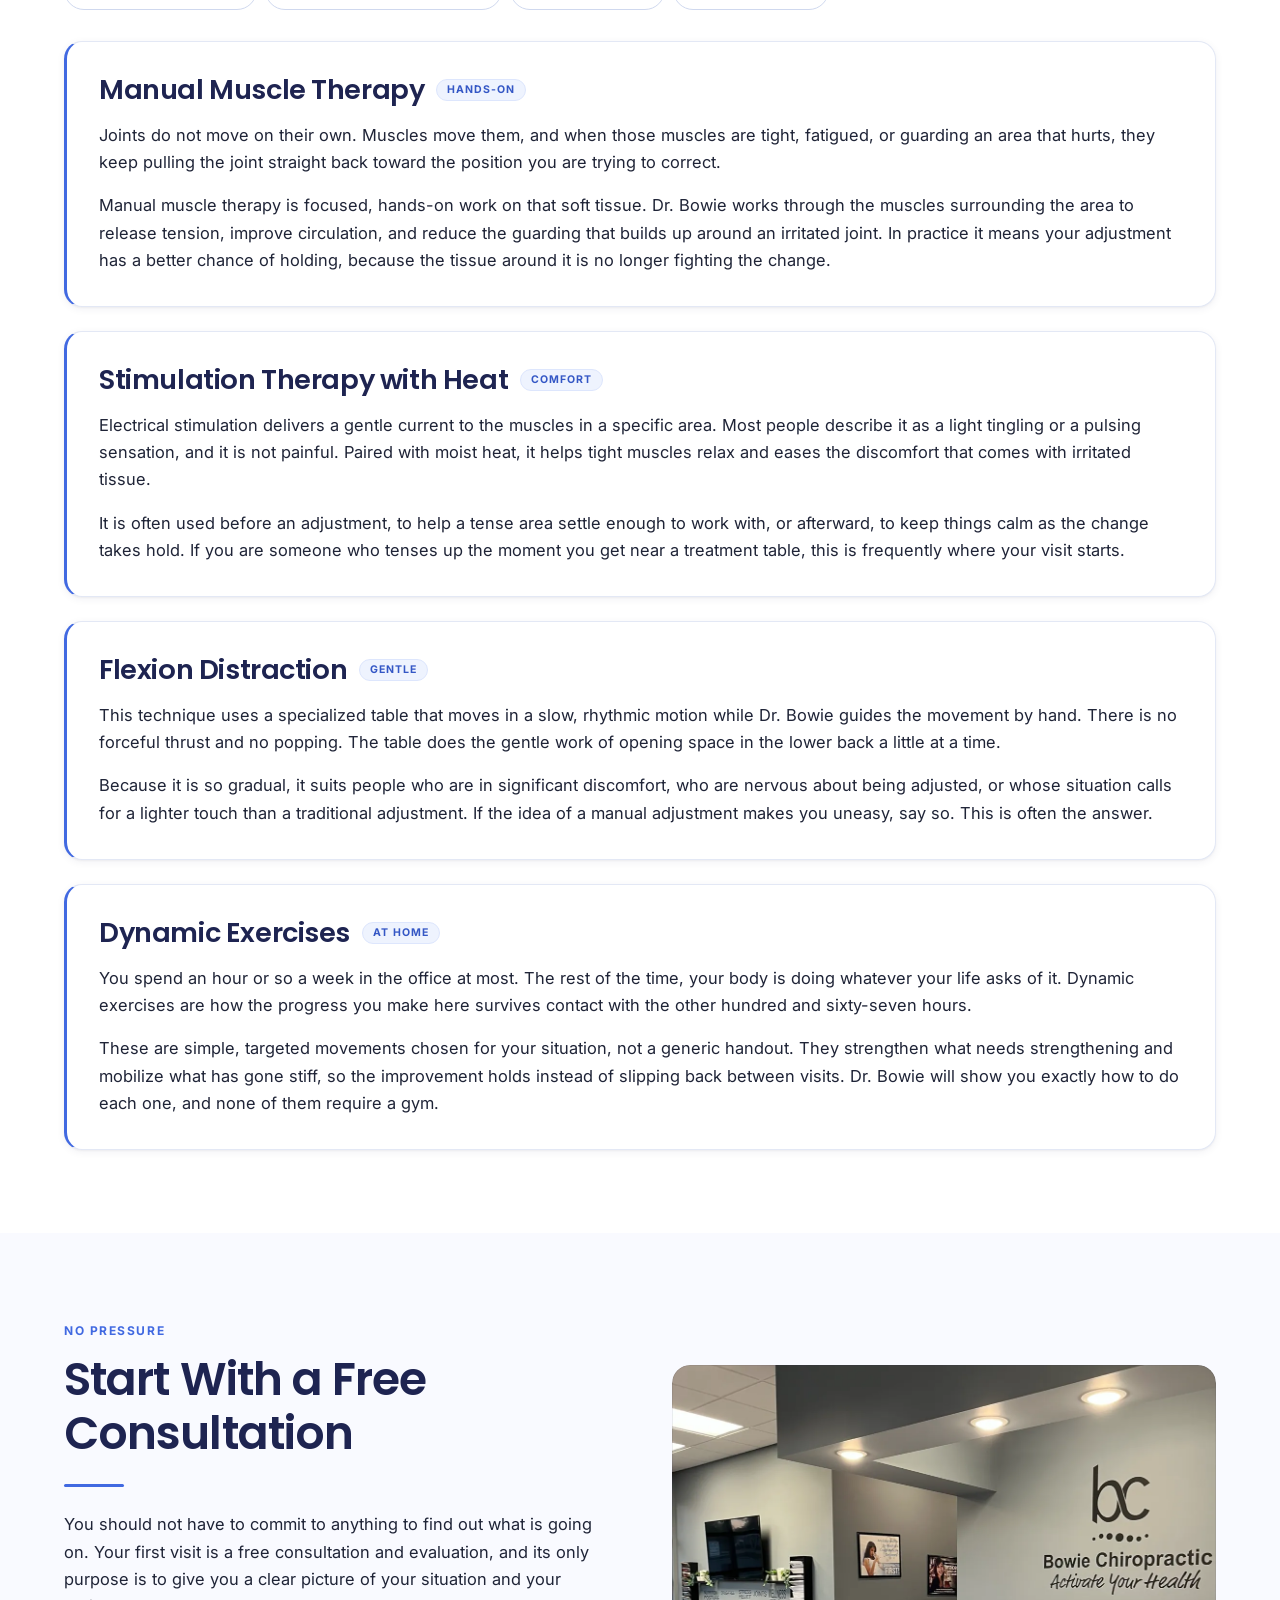
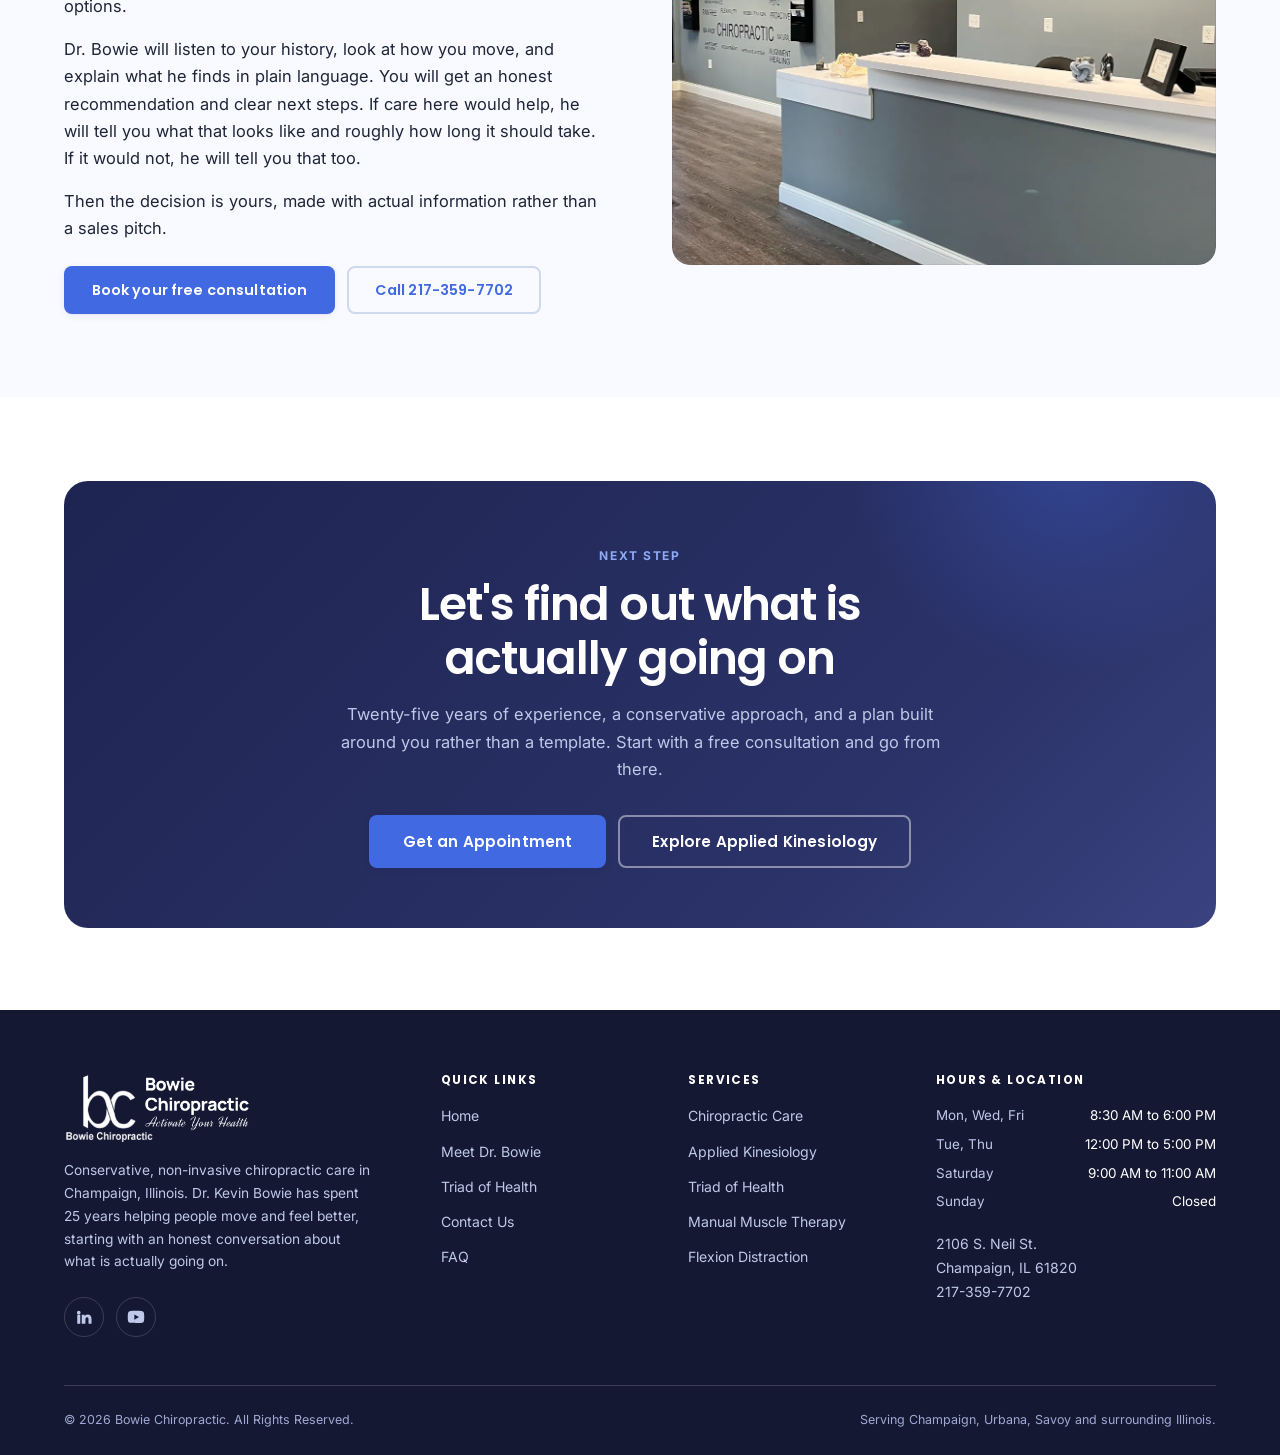
<file: chiropractic.html>
<!DOCTYPE html>
<html lang="en-US">
<head>
<meta charset="utf-8">
<meta name="viewport" content="width=device-width, initial-scale=1">

<title>Chiropractic Care in Champaign, IL | Adjustments &amp; Therapies | Bowie Chiropractic</title>
<meta name="description" content="Hands-on, non-invasive chiropractic care in Champaign, IL. Adjustments plus manual muscle therapy, stim with heat, flexion distraction, and dynamic exercises. Free consultation.">
<link rel="canonical" href="https://bowiechiropractic.com/chiropractic.html">

<meta name="robots" content="index, follow, max-image-preview:large">
<meta name="author" content="Bowie Chiropractic">

<meta name="geo.region" content="US-IL">
<meta name="geo.placename" content="Champaign, Illinois">
<meta name="geo.position" content="40.0882841;-88.2458714">
<meta name="ICBM" content="40.0882841, -88.2458714">

<meta property="og:type" content="article">
<meta property="og:site_name" content="Bowie Chiropractic">
<meta property="og:locale" content="en_US">
<meta property="og:title" content="Chiropractic Care in Champaign, IL | Bowie Chiropractic">
<meta property="og:description" content="Hands-on, non-invasive care focused on the spine and nervous system, supported by muscle therapy, stim with heat, flexion distraction, and dynamic exercises.">
<meta property="og:url" content="https://bowiechiropractic.com/chiropractic.html">
<meta property="og:image" content="https://bowiechiropractic.com/images/og-image.jpg">
<meta property="og:image:width" content="1200">
<meta property="og:image:height" content="630">
<meta property="og:image:alt" content="The Bowie Chiropractic office at 2106 S. Neil St. in Champaign, Illinois">

<meta name="twitter:card" content="summary_large_image">
<meta name="twitter:title" content="Chiropractic Care in Champaign, IL | Bowie Chiropractic">
<meta name="twitter:description" content="Hands-on, non-invasive care focused on the spine and nervous system.">
<meta name="twitter:image" content="https://bowiechiropractic.com/images/og-image.jpg">

<meta name="theme-color" content="#1E2451">
<link rel="icon" href="images/logo.png">
<link rel="apple-touch-icon" href="images/logo.png">

<link rel="preconnect" href="https://fonts.googleapis.com">
<link rel="preconnect" href="https://fonts.gstatic.com" crossorigin>
<link rel="stylesheet" href="https://fonts.googleapis.com/css2?family=Poppins:wght@400;500;600;700&family=Inter:wght@400..700&display=swap" media="print" onload="this.media='all'">
<noscript><link rel="stylesheet" href="https://fonts.googleapis.com/css2?family=Poppins:wght@400;500;600;700&family=Inter:wght@400..700&display=swap"></noscript>

<link rel="stylesheet" href="css/styles.css">

<script type="application/ld+json">
{
  "@context": "https://schema.org",
  "@type": "Service",
  "@id": "https://bowiechiropractic.com/chiropractic.html#service",
  "name": "Chiropractic Care",
  "serviceType": "Chiropractic adjustment and supportive therapies",
  "description": "Hands-on, non-invasive chiropractic care focused on the spine and nervous system, supported by manual muscle therapy, stimulation therapy with heat, flexion distraction, and dynamic exercises.",
  "url": "https://bowiechiropractic.com/chiropractic.html",
  "provider": { "@id": "https://bowiechiropractic.com/#practice" },
  "areaServed": [
    { "@type": "City", "name": "Champaign" },
    { "@type": "City", "name": "Urbana" },
    { "@type": "City", "name": "Savoy" }
  ],
  "offers": {
    "@type": "Offer",
    "description": "Free initial consultation and evaluation",
    "price": "0",
    "priceCurrency": "USD"
  },
  "hasOfferCatalog": {
    "@type": "OfferCatalog",
    "name": "Supporting Therapies",
    "itemListElement": [
      { "@type": "Offer", "itemOffered": { "@type": "Service", "name": "Manual Muscle Therapy", "description": "Hands-on work on the muscles and soft tissue surrounding a restricted joint.", "url": "https://bowiechiropractic.com/chiropractic.html#manual-muscle-therapy" } },
      { "@type": "Offer", "itemOffered": { "@type": "Service", "name": "Stimulation Therapy with Heat", "description": "Electrical stimulation paired with moist heat to relax tight muscles and calm irritated tissue.", "url": "https://bowiechiropractic.com/chiropractic.html#stim-heat" } },
      { "@type": "Offer", "itemOffered": { "@type": "Service", "name": "Flexion Distraction", "description": "A gentle, rhythmic table technique that opens space in the lower back without a forceful thrust.", "url": "https://bowiechiropractic.com/chiropractic.html#flexion-distraction" } },
      { "@type": "Offer", "itemOffered": { "@type": "Service", "name": "Dynamic Exercises", "description": "Targeted movements performed between visits to hold the progress made in the office.", "url": "https://bowiechiropractic.com/chiropractic.html#dynamic-exercises" } }
    ]
  }
}
</script>

<script type="application/ld+json">
{
  "@context": "https://schema.org",
  "@type": "BreadcrumbList",
  "itemListElement": [
    { "@type": "ListItem", "position": 1, "name": "Home", "item": "https://bowiechiropractic.com/" },
    { "@type": "ListItem", "position": 2, "name": "Chiropractic", "item": "https://bowiechiropractic.com/chiropractic.html" }
  ]
}
</script>

<script>
/* Arm scroll reveals only when we can guarantee they get undone. Content is
   visible by default in CSS; this adds the hidden state, and the timeout is a
   failsafe so nothing can stay faded if main.js fails to load. */
(function () {
  var d = document.documentElement;
  if (!("IntersectionObserver" in window)) { return; }
  if (window.matchMedia && window.matchMedia("(prefers-reduced-motion: reduce)").matches) { return; }
  d.classList.add("js-reveal");
  window.setTimeout(function () {
    var els = document.querySelectorAll(".reveal:not(.is-in)");
    for (var i = 0; i < els.length; i++) { els[i].classList.add("is-in"); }
  }, 1500);
})();
</script>
</head>

<body>
<a class="skip-link" href="#main">Skip to main content</a>

<!-- ===================== HEADER ===================== -->
<header class="header">

  <!-- Row 1: logo + utility boxes -->
  <div class="header__top">
    <div class="wrap header__top-inner">
      <a class="logo" href="index.html" aria-label="Bowie Chiropractic, home">
        <img src="images/logo.png" alt="Bowie Chiropractic, Activate Your Health" width="333" height="112">
      </a>

      <div class="utility">
        <div class="utility__box">
          <span class="utility__icon" aria-hidden="true"><svg width="17" height="17" viewBox="0 0 24 24" fill="none" stroke="currentColor" stroke-width="1.9" stroke-linecap="round" stroke-linejoin="round" aria-hidden="true"><path d="M22 16.92v3a2 2 0 0 1-2.18 2 19.79 19.79 0 0 1-8.63-3.07 19.5 19.5 0 0 1-6-6 19.79 19.79 0 0 1-3.07-8.67A2 2 0 0 1 4.11 2h3a2 2 0 0 1 2 1.72c.13.96.36 1.9.7 2.81a2 2 0 0 1-.45 2.11L8.09 9.91a16 16 0 0 0 6 6l1.27-1.27a2 2 0 0 1 2.11-.45c.9.33 1.85.57 2.81.7A2 2 0 0 1 22 16.92z"/></svg></span>
          <span>
            <span class="utility__label">For Appointments</span>
            <a class="utility__val" href="tel:+12173597702">217-359-7702</a>
          </span>
        </div>
        <div class="utility__box">
          <span class="utility__icon" aria-hidden="true"><svg width="17" height="17" viewBox="0 0 24 24" fill="none" stroke="currentColor" stroke-width="1.9" stroke-linecap="round" aria-hidden="true"><circle cx="12" cy="12" r="9"/><path d="M12 7v5l3.5 2"/></svg></span>
          <span>
            <span class="utility__label">Open Today</span>
            <span class="status" data-status>
              <span class="status__dot" aria-hidden="true"></span>
              <span class="status__text">Mon, Wed, Fri 8:30 AM to 6:00 PM</span>
            </span>
          </span>
        </div>
      </div>

      <button class="burger" type="button" aria-label="Open menu" aria-expanded="false" aria-controls="nav">
        <span class="burger__box" aria-hidden="true"><span></span><span></span><span></span></span>
      </button>
    </div>
  </div>
</header>

<!-- Nav bar: a sibling of <header>, not a child. A sticky element can only
     stick inside its parent's box, and the short header would unstick it. -->
<div class="header__bar">
    <div class="wrap header__bar-inner">
      <nav class="nav" id="nav" aria-label="Main">
        <ul class="nav__list">
          <li><a class="nav__link" href="index.html">Home</a></li>
          <li><a class="nav__link" href="about.html">Meet Dr. Bowie</a></li>
          <li><a class="nav__link" href="triad-of-health.html">Triad of Health</a></li>
          <li><a class="nav__link" href="chiropractic.html" aria-current="page">Chiropractic</a></li>
          <li><a class="nav__link" href="applied-kinesiology.html">Applied Kinesiology</a></li>
          <li><a class="nav__link" href="contact.html">Contact Us</a></li>
        </ul>
        <div class="nav__cta">
          <a class="btn btn--blue" href="contact.html">Get an Appointment</a>
          <a class="btn btn--ghost" href="tel:+12173597702">Call 217-359-7702</a>
        </div>
      </nav>
      <div class="header__book">
        <a class="btn btn--blue btn--sm" href="contact.html">Get an Appointment</a>
      </div>
    </div>
  </div>
</div>

<main id="main">

  <section class="page-hero">
    <div class="wrap">
      <nav class="crumbs" aria-label="Breadcrumb">
        <ol>
          <li><a href="index.html">Home</a></li>
          <li><span aria-current="page">Chiropractic</span></li>
        </ol>
      </nav>
      <p class="eyebrow">Our Core Service</p>
      <h1>Chiropractic Care</h1>
      <p class="lede">
        Hands-on, non-invasive care focused on the spine and the nervous system running through
        it. The aim is not to quiet a symptom for an afternoon. It is to restore how your body
        moves so the symptom has less reason to come back.
      </p>
    </div>
  </section>

  <!-- What it is -->
  <section class="section section--white">
    <div class="wrap split">
      <div class="reveal prose">
        <p class="eyebrow">What It Is</p>
        <h2>Working with the body, not against it</h2>
        <hr class="rule">
        <p>
          Chiropractic care is a conservative, hands-on approach centered on your spine, your
          joints, and the nervous system that connects them to everything else. There is no
          surgery and no reliance on medication. Instead, the work is done with the hands, guided
          by what your body is actually doing.
        </p>
        <p>
          Your spine is not just structural scaffolding. It is the protected route your nervous
          system travels to reach the rest of you. That is why a problem in one part of the spine
          can show up as symptoms somewhere that seems entirely unrelated, and why chasing the
          pain alone so rarely settles it for good.
        </p>
      </div>

      <div class="split__media reveal" data-delay="1">
        <div class="media-frame">
          <img src="images/clinic-1.jpeg"
               alt="Dr. Kevin Bowie holding a model of the spine in front of a wall marked with the cervical, thoracic, lumbar and sacral regions"
               width="1125" height="1469" loading="lazy" decoding="async"
               style="height:clamp(380px,48vw,540px);object-fit:cover;object-position:center 25%;">
        </div>
      </div>
    </div>
  </section>

  <!-- How it helps -->
  <section class="section section--tint">
    <div class="wrap">
      <div class="section-head section-head--center reveal">
        <p class="eyebrow">How It Helps</p>
        <h2>What people notice</h2>
        <hr class="rule">
      </div>

      <div class="grid grid--3">
        <article class="card reveal">
          <h3>Back and neck discomfort</h3>
          <p>The two most common reasons people come in. Care addresses the joints and soft tissue involved rather than masking the ache.</p>
        </article>
        <article class="card reveal" data-delay="1">
          <h3>Flexibility and range of motion</h3>
          <p>Joints that have quietly stopped moving through their full range tend to give it back once motion is restored.</p>
        </article>
        <article class="card reveal" data-delay="2">
          <h3>Posture</h3>
          <p>Long days at a desk or behind a wheel leave a mark. Care works on the restrictions that hold those patterns in place.</p>
        </article>
        <article class="card reveal">
          <h3>Tension and stiffness</h3>
          <p>Muscles that never fully switch off keep pulling joints out of position. Releasing that tension helps adjustments hold.</p>
        </article>
        <article class="card reveal" data-delay="1">
          <h3>Overall function</h3>
          <p>Not everyone comes in with pain. Some simply want to move well, recover faster, and keep doing what they enjoy.</p>
        </article>
        <article class="card reveal" data-delay="2">
          <h3>Nerve-related irritation</h3>
          <p>When pressure on a nerve eases, the symptoms it was producing often ease with it, including some that seemed unrelated.</p>
        </article>
      </div>
    </div>
  </section>

  <!-- How it works -->
  <section class="section section--navy">
    <div class="wrap wrap--narrow">
      <div class="section-head section-head--center reveal">
        <p class="eyebrow">How It Works</p>
        <h2>Misalignment, nerves, and motion</h2>
        <hr class="rule">
      </div>
      <div class="reveal" style="text-align:center;">
        <p class="lede" style="margin-bottom:1.5rem;">
          When a vertebra sits out of position or a joint stops moving the way it should, the
          tissue around it takes on stress it was never meant to carry. Nerves in that area can
          become irritated or compressed, and the signals traveling along them get disrupted.
        </p>
        <p class="lede" style="margin-bottom:1.5rem;">
          You feel that as pain, stiffness, tingling, weakness, or simply as a body that will not
          do what it used to do without complaint.
        </p>
        <p class="lede">
          An adjustment restores motion to that joint and reduces the irritation around it. With
          the interference removed, your nervous system can communicate clearly again, and your
          body gets on with the job of healing itself, which it is quite good at when nothing is
          standing in the way.
        </p>
      </div>
    </div>
  </section>

  <!-- Supporting therapies -->
  <section class="section section--white" id="therapies">
    <div class="wrap">
      <div class="section-head section-head--center reveal">
        <p class="eyebrow">Supporting Therapies</p>
        <h2>What else may be part of your care</h2>
        <hr class="rule">
        <p class="lede">
          An adjustment rarely works alone. These therapies address the muscle, tissue, and habits
          around the joint, which is usually what decides whether the improvement lasts.
        </p>
      </div>

      <ul class="jump reveal" aria-label="Jump to a therapy">
        <li><a href="#manual-muscle-therapy">Manual Muscle Therapy</a></li>
        <li><a href="#stim-heat">Stimulation Therapy with Heat</a></li>
        <li><a href="#flexion-distraction">Flexion Distraction</a></li>
        <li><a href="#dynamic-exercises">Dynamic Exercises</a></li>
      </ul>

      <article class="therapy reveal" id="manual-muscle-therapy">
        <h3>Manual Muscle Therapy <span class="therapy__tag">Hands-on</span></h3>
        <p>
          Joints do not move on their own. Muscles move them, and when those muscles are tight,
          fatigued, or guarding an area that hurts, they keep pulling the joint straight back
          toward the position you are trying to correct.
        </p>
        <p>
          Manual muscle therapy is focused, hands-on work on that soft tissue. Dr. Bowie works
          through the muscles surrounding the area to release tension, improve circulation, and
          reduce the guarding that builds up around an irritated joint. In practice it means your
          adjustment has a better chance of holding, because the tissue around it is no longer
          fighting the change.
        </p>
      </article>

      <article class="therapy reveal" id="stim-heat">
        <h3>Stimulation Therapy with Heat <span class="therapy__tag">Comfort</span></h3>
        <p>
          Electrical stimulation delivers a gentle current to the muscles in a specific area.
          Most people describe it as a light tingling or a pulsing sensation, and it is not
          painful. Paired with moist heat, it helps tight muscles relax and eases the discomfort
          that comes with irritated tissue.
        </p>
        <p>
          It is often used before an adjustment, to help a tense area settle enough to work with,
          or afterward, to keep things calm as the change takes hold. If you are someone who
          tenses up the moment you get near a treatment table, this is frequently where your
          visit starts.
        </p>
      </article>

      <article class="therapy reveal" id="flexion-distraction">
        <h3>Flexion Distraction <span class="therapy__tag">Gentle</span></h3>
        <p>
          This technique uses a specialized table that moves in a slow, rhythmic motion while
          Dr. Bowie guides the movement by hand. There is no forceful thrust and no popping. The
          table does the gentle work of opening space in the lower back a little at a time.
        </p>
        <p>
          Because it is so gradual, it suits people who are in significant discomfort, who are
          nervous about being adjusted, or whose situation calls for a lighter touch than a
          traditional adjustment. If the idea of a manual adjustment makes you uneasy, say so.
          This is often the answer.
        </p>
      </article>

      <article class="therapy reveal" id="dynamic-exercises">
        <h3>Dynamic Exercises <span class="therapy__tag">At home</span></h3>
        <p>
          You spend an hour or so a week in the office at most. The rest of the time, your body is
          doing whatever your life asks of it. Dynamic exercises are how the progress you make
          here survives contact with the other hundred and sixty-seven hours.
        </p>
        <p>
          These are simple, targeted movements chosen for your situation, not a generic handout.
          They strengthen what needs strengthening and mobilize what has gone stiff, so the
          improvement holds instead of slipping back between visits. Dr. Bowie will show you
          exactly how to do each one, and none of them require a gym.
        </p>
      </article>
    </div>
  </section>

  <!-- Free consultation -->
  <section class="section section--tint">
    <div class="wrap split split--media-right">
      <div class="split__media reveal">
        <div class="media-frame">
          <img src="images/wellness-3.webp"
               alt="The reception area at Bowie Chiropractic, with the Activate Your Health logo on the wall behind the front desk"
               width="1125" height="1455" loading="lazy" decoding="async"
               style="height:clamp(380px,46vw,500px);object-fit:cover;object-position:center;">
        </div>
      </div>
      <div class="reveal">
        <p class="eyebrow">No Pressure</p>
        <h2>Start With a Free Consultation</h2>
        <hr class="rule">
        <p>
          You should not have to commit to anything to find out what is going on. Your first visit
          is a free consultation and evaluation, and its only purpose is to give you a clear
          picture of your situation and your options.
        </p>
        <p>
          Dr. Bowie will listen to your history, look at how you move, and explain what he finds in
          plain language. You will get an honest recommendation and clear next steps. If care here
          would help, he will tell you what that looks like and roughly how long it should take. If
          it would not, he will tell you that too.
        </p>
        <p>
          Then the decision is yours, made with actual information rather than a sales pitch.
        </p>
        <div class="btn-row" style="margin-top:1.5rem;">
          <a class="btn btn--blue" href="contact.html">Book your free consultation</a>
          <a class="btn btn--ghost" href="tel:+12173597702">Call 217-359-7702</a>
        </div>
      </div>
    </div>
  </section>

  <!-- CTA -->
  <section class="section section--white">
    <div class="wrap">
      <div class="band cta-final reveal">
        <div class="band__inner">
          <p class="eyebrow">Next Step</p>
          <h2>Let's find out what is actually going on</h2>
          <p>
            Twenty-five years of experience, a conservative approach, and a plan built around you
            rather than a template. Start with a free consultation and go from there.
          </p>
          <div class="btn-row">
            <a class="btn btn--blue btn--lg" href="contact.html">Get an Appointment</a>
            <a class="btn btn--ghost-light btn--lg" href="applied-kinesiology.html">Explore Applied Kinesiology</a>
          </div>
        </div>
      </div>
    </div>
  </section>

</main>

<footer class="footer">
  <div class="wrap">
    <div class="footer__grid">
      <div>
        <div class="footer__logo">
          <img src="images/footer-logo.png" alt="Bowie Chiropractic" width="339" height="117" loading="lazy" decoding="async">
        </div>
        <p class="footer__blurb">
          Conservative, non-invasive chiropractic care in Champaign, Illinois. Dr. Kevin Bowie
          has spent 25 years helping people move and feel better, starting with an honest
          conversation about what is actually going on.
        </p>
        <div class="socials">
          <a class="social" href="https://www.linkedin.com/in/kevin-bowie-49126a268" target="_blank" rel="noopener noreferrer" aria-label="Dr. Kevin Bowie on LinkedIn (opens in a new tab)">
            <svg width="18" height="18" viewBox="0 0 24 24" fill="currentColor" aria-hidden="true"><path d="M4.98 3.5a2.5 2.5 0 1 1 0 5 2.5 2.5 0 0 1 0-5zM3 9h4v12H3zM9 9h3.8v1.7h.05c.53-1 1.83-2.05 3.76-2.05C20.6 8.65 22 11.1 22 14.6V21h-4v-5.7c0-1.36-.02-3.1-1.9-3.1-1.9 0-2.2 1.48-2.2 3v5.8H9z"/></svg>
          </a>
          <a class="social" href="https://www.youtube.com/@DrKevinBowie-j4e" target="_blank" rel="noopener noreferrer" aria-label="Dr. Kevin Bowie on YouTube (opens in a new tab)">
            <svg width="18" height="18" viewBox="0 0 24 24" fill="currentColor" aria-hidden="true"><path d="M23 12s0-3.9-.5-5.7c-.3-1-1.1-1.8-2.1-2.1C18.6 3.7 12 3.7 12 3.7s-6.6 0-8.4.5c-1 .3-1.8 1.1-2.1 2.1C1 8.1 1 12 1 12s0 3.9.5 5.7c.3 1 1.1 1.8 2.1 2.1 1.8.5 8.4.5 8.4.5s6.6 0 8.4-.5c1-.3 1.8-1.1 2.1-2.1.5-1.8.5-5.7.5-5.7zM9.8 15.5v-7l6.2 3.5z"/></svg>
          </a>
        </div>
      </div>

      <nav aria-label="Quick links">
        <h2 class="footer__title">Quick Links</h2>
        <ul>
          <li><a href="index.html">Home</a></li>
          <li><a href="about.html">Meet Dr. Bowie</a></li>
          <li><a href="triad-of-health.html">Triad of Health</a></li>
          <li><a href="contact.html">Contact Us</a></li>
          <li><a href="index.html#faq">FAQ</a></li>
        </ul>
      </nav>

      <nav aria-label="Services">
        <h2 class="footer__title">Services</h2>
        <ul>
          <li><a href="chiropractic.html">Chiropractic Care</a></li>
          <li><a href="applied-kinesiology.html">Applied Kinesiology</a></li>
          <li><a href="triad-of-health.html">Triad of Health</a></li>
          <li><a href="chiropractic.html#manual-muscle-therapy">Manual Muscle Therapy</a></li>
          <li><a href="chiropractic.html#flexion-distraction">Flexion Distraction</a></li>
        </ul>
      </nav>

      <div>
        <h2 class="footer__title">Hours &amp; Location</h2>
        <div class="footer__hours">
          <div><span>Mon, Wed, Fri</span><span>8:30 AM to 6:00 PM</span></div>
          <div><span>Tue, Thu</span><span>12:00 PM to 5:00 PM</span></div>
          <div><span>Saturday</span><span>9:00 AM to 11:00 AM</span></div>
          <div><span>Sunday</span><span>Closed</span></div>
        </div>
        <address style="font-style:normal;margin-top:1.25rem;line-height:1.7;">
          <a href="https://www.google.com/maps/search/?api=1&amp;query=2106+S+Neil+St+Champaign+IL+61820" target="_blank" rel="noopener noreferrer">2106 S. Neil St.<br>Champaign, IL 61820</a><br>
          <a href="tel:+12173597702">217-359-7702</a>
        </address>
      </div>
    </div>

    <div class="footer__bottom">
      <p style="margin:0;">&copy; <span data-year>2026</span> Bowie Chiropractic. All Rights Reserved.</p>
      <p style="margin:0;">Serving Champaign, Urbana, Savoy and surrounding Illinois.</p>
    </div>
  </div>
</footer>

<div class="mobile-bar" aria-label="Quick actions">
  <a class="mobile-bar__call" href="tel:+12173597702">
    <svg width="17" height="17" viewBox="0 0 24 24" fill="none" stroke="currentColor" stroke-width="2" stroke-linecap="round" stroke-linejoin="round" aria-hidden="true"><path d="M22 16.92v3a2 2 0 0 1-2.18 2 19.79 19.79 0 0 1-8.63-3.07 19.5 19.5 0 0 1-6-6 19.79 19.79 0 0 1-3.07-8.67A2 2 0 0 1 4.11 2h3a2 2 0 0 1 2 1.72c.13.96.36 1.9.7 2.81a2 2 0 0 1-.45 2.11L8.09 9.91a16 16 0 0 0 6 6l1.27-1.27a2 2 0 0 1 2.11-.45c.9.33 1.85.57 2.81.7A2 2 0 0 1 22 16.92z"/></svg>
    Call
  </a>
  <a class="mobile-bar__book" href="contact.html">
    <svg width="17" height="17" viewBox="0 0 24 24" fill="none" stroke="currentColor" stroke-width="2" stroke-linecap="round" stroke-linejoin="round" aria-hidden="true"><rect x="3" y="4" width="18" height="18" rx="2"/><path d="M16 2v4M8 2v4M3 10h18"/></svg>
    Book a Visit
  </a>
</div>

<script src="js/main.js" defer></script>
</body>
</html>
</file>
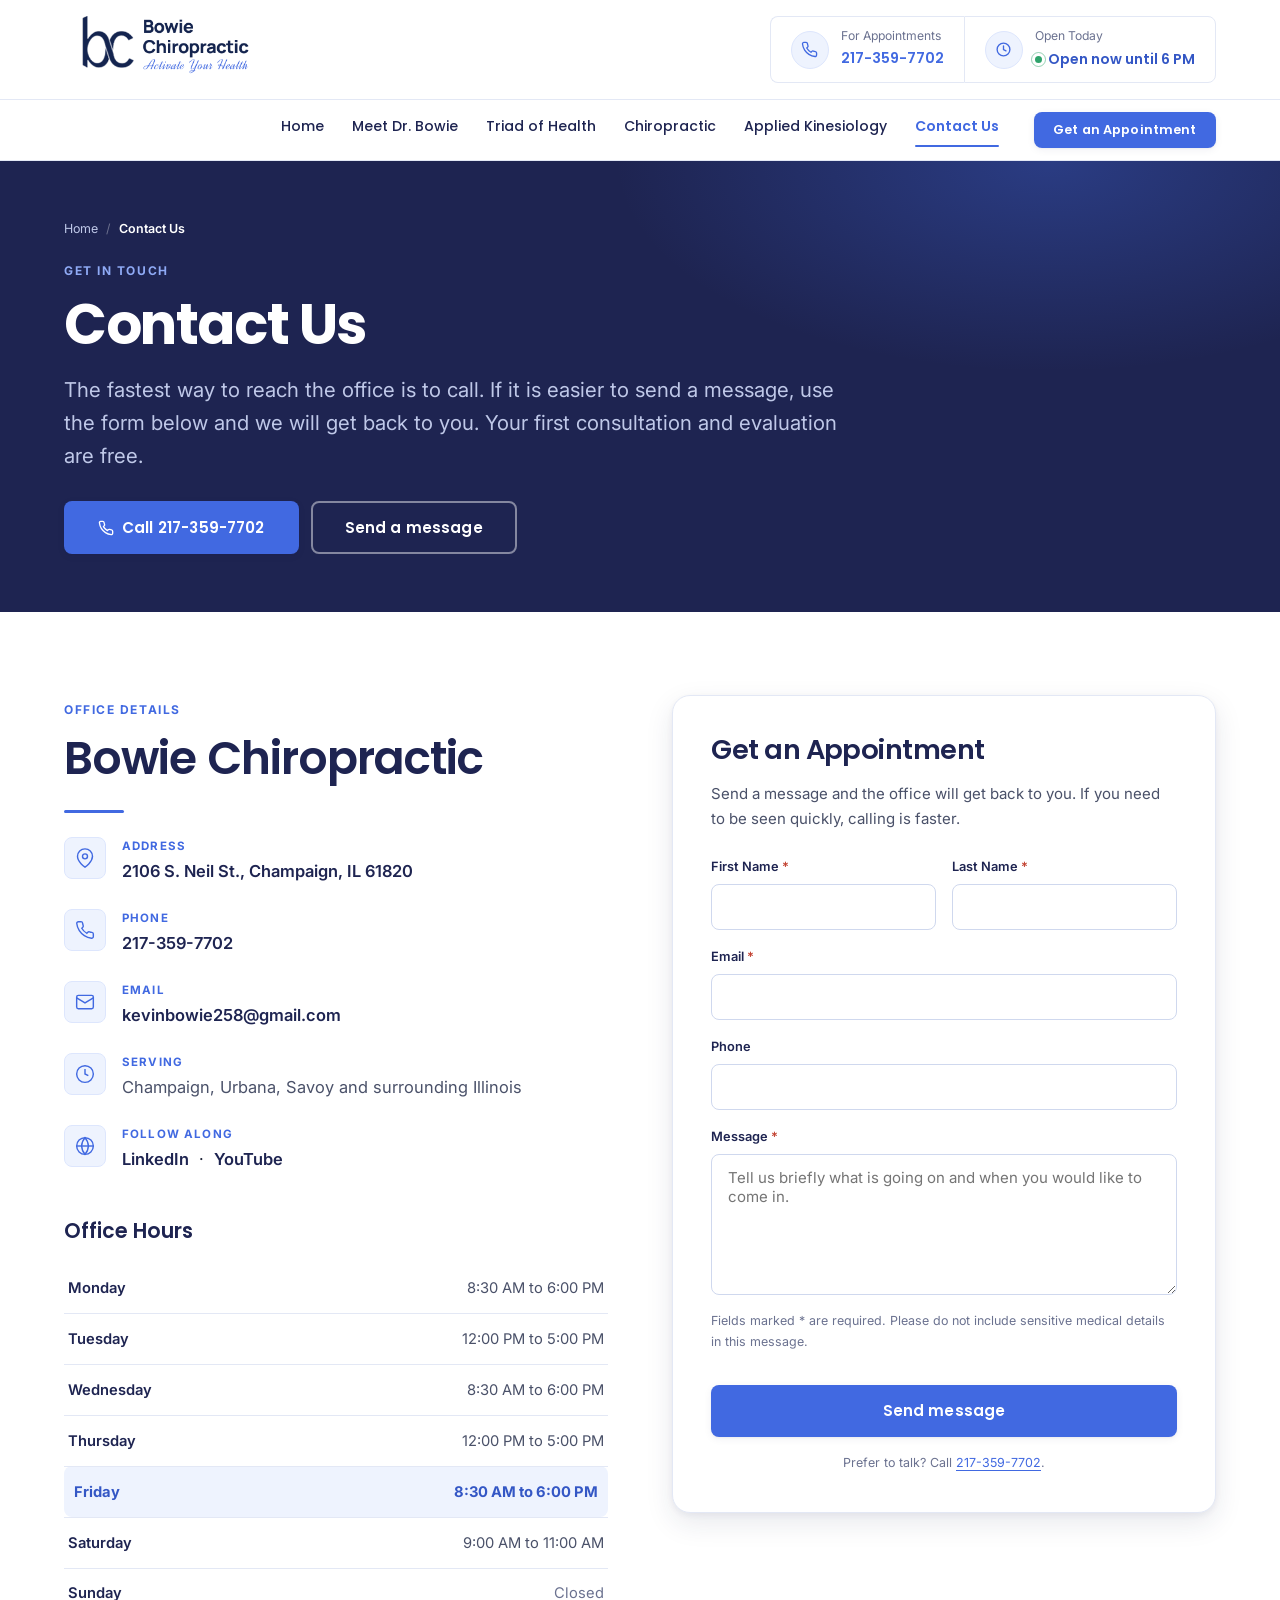
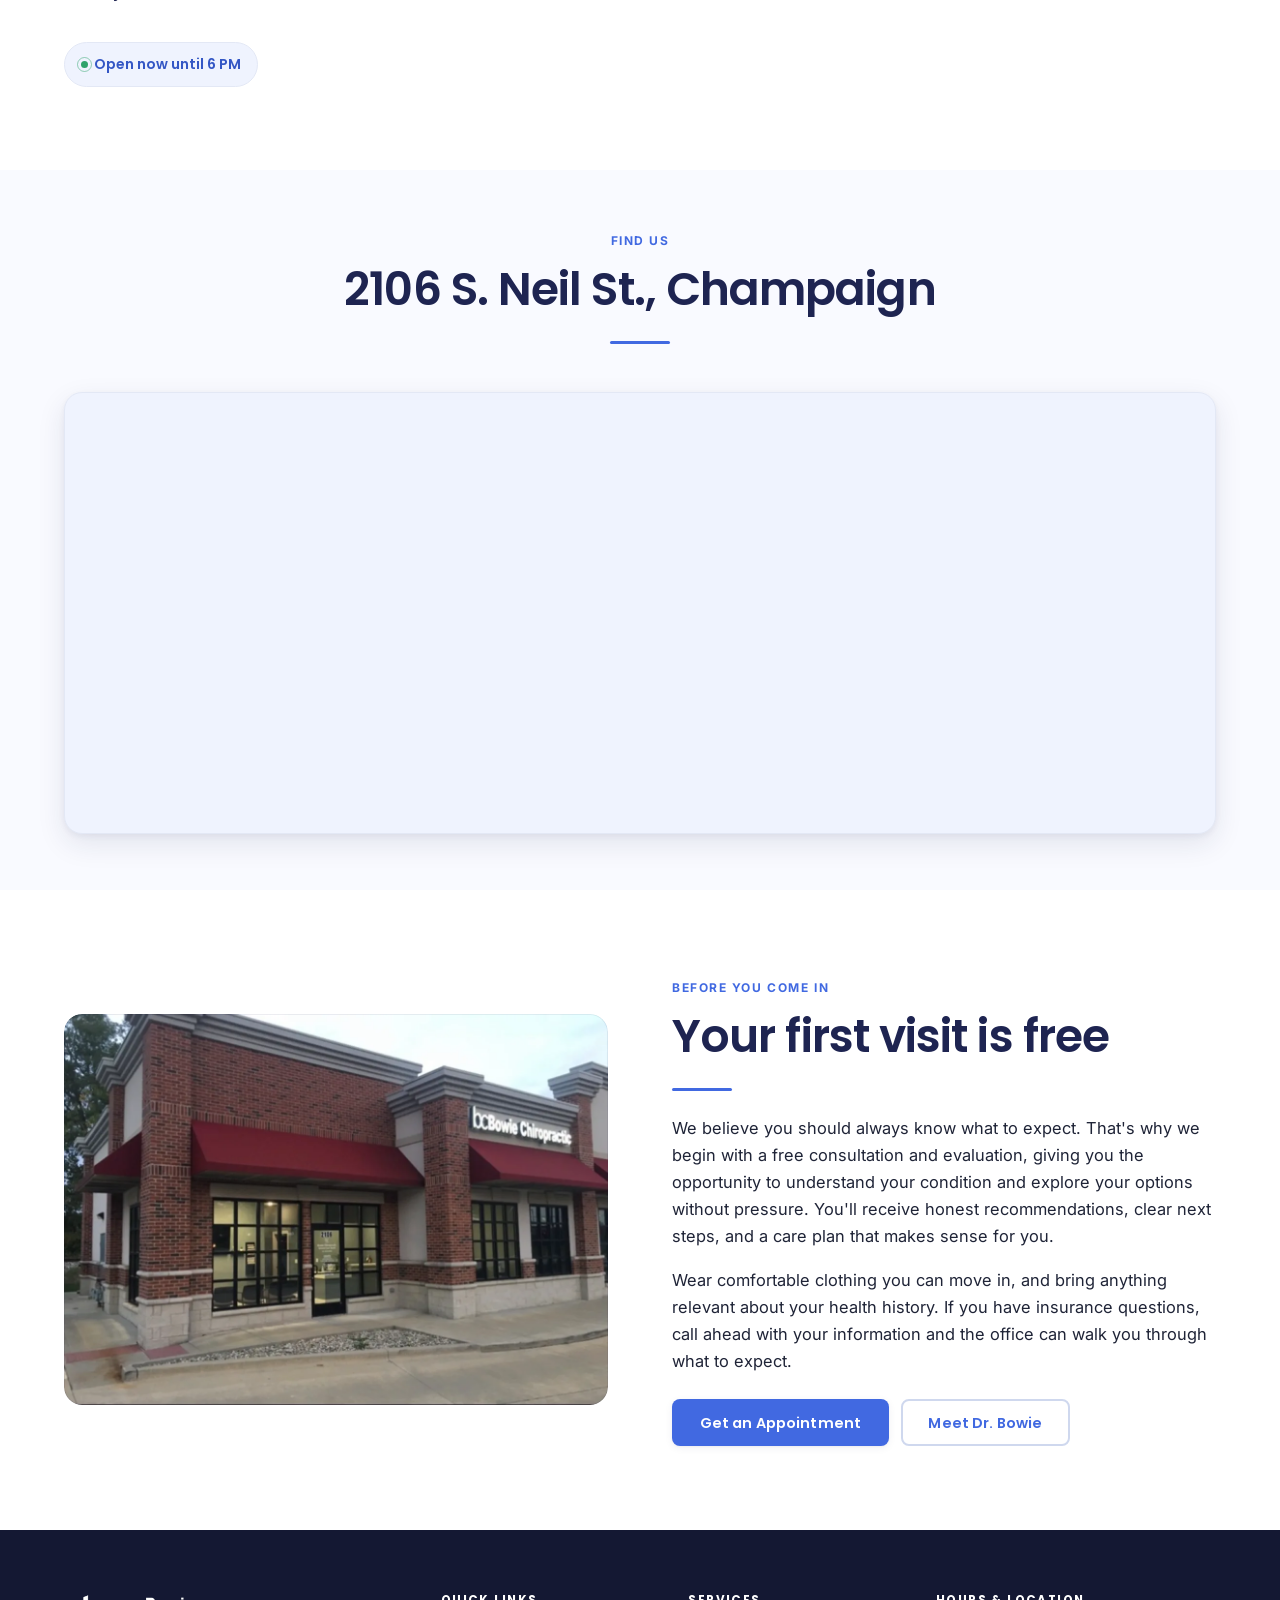
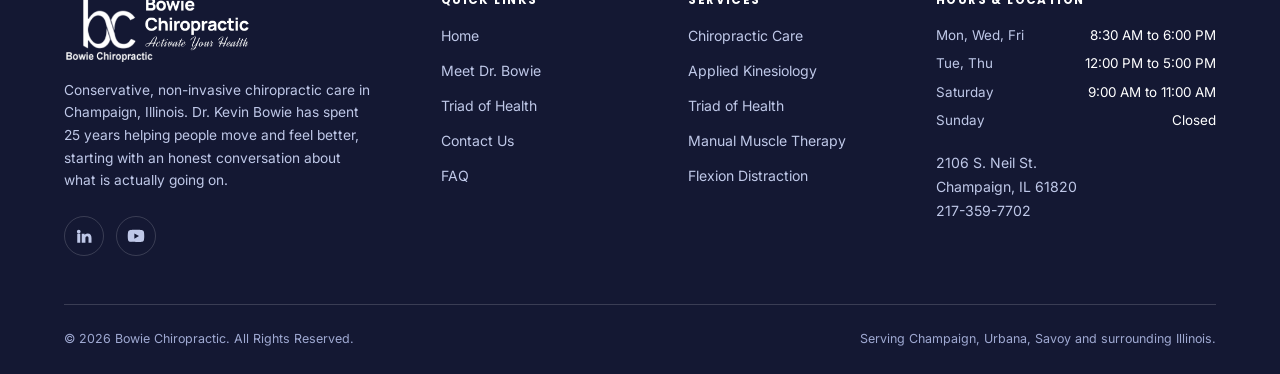
<file: contact.html>
<!DOCTYPE html>
<html lang="en-US">
<head>
<meta charset="utf-8">
<meta name="viewport" content="width=device-width, initial-scale=1">

<title>Contact Us | Chiropractor in Champaign, IL | Bowie Chiropractic</title>
<meta name="description" content="Contact Bowie Chiropractic at 2106 S. Neil St., Champaign, IL 61820. Call 217-359-7702 to book a free consultation with Dr. Kevin Bowie. Office hours, map, and contact form.">
<link rel="canonical" href="https://bowiechiropractic.com/contact.html">

<meta name="robots" content="index, follow, max-image-preview:large">
<meta name="author" content="Bowie Chiropractic">

<meta name="geo.region" content="US-IL">
<meta name="geo.placename" content="Champaign, Illinois">
<meta name="geo.position" content="40.0882841;-88.2458714">
<meta name="ICBM" content="40.0882841, -88.2458714">

<meta property="og:type" content="website">
<meta property="og:site_name" content="Bowie Chiropractic">
<meta property="og:locale" content="en_US">
<meta property="og:title" content="Contact Bowie Chiropractic | Champaign, IL">
<meta property="og:description" content="2106 S. Neil St., Champaign, IL 61820. Call 217-359-7702 to book a free consultation with Dr. Kevin Bowie.">
<meta property="og:url" content="https://bowiechiropractic.com/contact.html">
<meta property="og:image" content="https://bowiechiropractic.com/images/og-image.jpg">
<meta property="og:image:width" content="1200">
<meta property="og:image:height" content="630">
<meta property="og:image:alt" content="The Bowie Chiropractic office at 2106 S. Neil St. in Champaign, Illinois">

<meta name="twitter:card" content="summary_large_image">
<meta name="twitter:title" content="Contact Bowie Chiropractic | Champaign, IL">
<meta name="twitter:description" content="2106 S. Neil St., Champaign, IL 61820. Call 217-359-7702 to book a free consultation.">
<meta name="twitter:image" content="https://bowiechiropractic.com/images/og-image.jpg">

<meta name="theme-color" content="#1E2451">
<link rel="icon" href="images/logo.png">
<link rel="apple-touch-icon" href="images/logo.png">

<link rel="preconnect" href="https://fonts.googleapis.com">
<link rel="preconnect" href="https://fonts.gstatic.com" crossorigin>
<link rel="stylesheet" href="https://fonts.googleapis.com/css2?family=Poppins:wght@400;500;600;700&family=Inter:wght@400..700&display=swap" media="print" onload="this.media='all'">
<noscript><link rel="stylesheet" href="https://fonts.googleapis.com/css2?family=Poppins:wght@400;500;600;700&family=Inter:wght@400..700&display=swap"></noscript>

<link rel="stylesheet" href="css/styles.css">

<!--
  ADDRESS NOTE: 2106 S. Neil St. is confirmed by the practice's own storefront signage,
  the practice website, and the OpenStreetMap record for "Bowie Chiropractic". Some
  third-party directories (Yelp, Birdeye) still list an older 1704 S Neil St address.
  Those listings should be claimed and corrected so the NAP is consistent everywhere.
-->

<script type="application/ld+json">
{
  "@context": "https://schema.org",
  "@type": "ContactPage",
  "@id": "https://bowiechiropractic.com/contact.html#contactpage",
  "url": "https://bowiechiropractic.com/contact.html",
  "name": "Contact Bowie Chiropractic",
  "description": "Address, phone, office hours, map, and contact form for Bowie Chiropractic in Champaign, Illinois.",
  "about": { "@id": "https://bowiechiropractic.com/#practice" },
  "mainEntity": {
    "@type": "Chiropractic",
    "@id": "https://bowiechiropractic.com/#practice",
    "name": "Bowie Chiropractic",
    "url": "https://bowiechiropractic.com/",
    "logo": "https://bowiechiropractic.com/images/logo.png",
    "image": "https://bowiechiropractic.com/images/og-image.jpg",
    "telephone": "+1-217-359-7702",
    "priceRange": "$$",
    "address": {
      "@type": "PostalAddress",
      "streetAddress": "2106 S. Neil St.",
      "addressLocality": "Champaign",
      "addressRegion": "IL",
      "postalCode": "61820",
      "addressCountry": "US"
    },
    "geo": {
      "@type": "GeoCoordinates",
      "latitude": 40.0882841,
      "longitude": -88.2458714
    },
    "hasMap": "https://www.google.com/maps/search/?api=1&query=2106+S+Neil+St+Champaign+IL+61820",
    "openingHoursSpecification": [
      { "@type": "OpeningHoursSpecification", "dayOfWeek": ["Monday", "Wednesday", "Friday"], "opens": "08:30", "closes": "18:00" },
      { "@type": "OpeningHoursSpecification", "dayOfWeek": ["Tuesday", "Thursday"], "opens": "12:00", "closes": "17:00" },
      { "@type": "OpeningHoursSpecification", "dayOfWeek": "Saturday", "opens": "09:00", "closes": "11:00" }
    ],
    "sameAs": [
      "https://www.linkedin.com/in/kevin-bowie-49126a268",
      "https://www.youtube.com/@DrKevinBowie-j4e"
    ]
  }
}
</script>

<script type="application/ld+json">
{
  "@context": "https://schema.org",
  "@type": "BreadcrumbList",
  "itemListElement": [
    { "@type": "ListItem", "position": 1, "name": "Home", "item": "https://bowiechiropractic.com/" },
    { "@type": "ListItem", "position": 2, "name": "Contact Us", "item": "https://bowiechiropractic.com/contact.html" }
  ]
}
</script>

<script>
/* Arm scroll reveals only when we can guarantee they get undone. Content is
   visible by default in CSS; this adds the hidden state, and the timeout is a
   failsafe so nothing can stay faded if main.js fails to load. */
(function () {
  var d = document.documentElement;
  if (!("IntersectionObserver" in window)) { return; }
  if (window.matchMedia && window.matchMedia("(prefers-reduced-motion: reduce)").matches) { return; }
  d.classList.add("js-reveal");
  window.setTimeout(function () {
    var els = document.querySelectorAll(".reveal:not(.is-in)");
    for (var i = 0; i < els.length; i++) { els[i].classList.add("is-in"); }
  }, 1500);
})();
</script>
</head>

<body>
<a class="skip-link" href="#main">Skip to main content</a>

<!-- ===================== HEADER ===================== -->
<header class="header">

  <!-- Row 1: logo + utility boxes -->
  <div class="header__top">
    <div class="wrap header__top-inner">
      <a class="logo" href="index.html" aria-label="Bowie Chiropractic, home">
        <img src="images/logo.png" alt="Bowie Chiropractic, Activate Your Health" width="333" height="112">
      </a>

      <div class="utility">
        <div class="utility__box">
          <span class="utility__icon" aria-hidden="true"><svg width="17" height="17" viewBox="0 0 24 24" fill="none" stroke="currentColor" stroke-width="1.9" stroke-linecap="round" stroke-linejoin="round" aria-hidden="true"><path d="M22 16.92v3a2 2 0 0 1-2.18 2 19.79 19.79 0 0 1-8.63-3.07 19.5 19.5 0 0 1-6-6 19.79 19.79 0 0 1-3.07-8.67A2 2 0 0 1 4.11 2h3a2 2 0 0 1 2 1.72c.13.96.36 1.9.7 2.81a2 2 0 0 1-.45 2.11L8.09 9.91a16 16 0 0 0 6 6l1.27-1.27a2 2 0 0 1 2.11-.45c.9.33 1.85.57 2.81.7A2 2 0 0 1 22 16.92z"/></svg></span>
          <span>
            <span class="utility__label">For Appointments</span>
            <a class="utility__val" href="tel:+12173597702">217-359-7702</a>
          </span>
        </div>
        <div class="utility__box">
          <span class="utility__icon" aria-hidden="true"><svg width="17" height="17" viewBox="0 0 24 24" fill="none" stroke="currentColor" stroke-width="1.9" stroke-linecap="round" aria-hidden="true"><circle cx="12" cy="12" r="9"/><path d="M12 7v5l3.5 2"/></svg></span>
          <span>
            <span class="utility__label">Open Today</span>
            <span class="status" data-status>
              <span class="status__dot" aria-hidden="true"></span>
              <span class="status__text">Mon, Wed, Fri 8:30 AM to 6:00 PM</span>
            </span>
          </span>
        </div>
      </div>

      <button class="burger" type="button" aria-label="Open menu" aria-expanded="false" aria-controls="nav">
        <span class="burger__box" aria-hidden="true"><span></span><span></span><span></span></span>
      </button>
    </div>
  </div>
</header>

<!-- Nav bar: a sibling of <header>, not a child. A sticky element can only
     stick inside its parent's box, and the short header would unstick it. -->
<div class="header__bar">
    <div class="wrap header__bar-inner">
      <nav class="nav" id="nav" aria-label="Main">
        <ul class="nav__list">
          <li><a class="nav__link" href="index.html">Home</a></li>
          <li><a class="nav__link" href="about.html">Meet Dr. Bowie</a></li>
          <li><a class="nav__link" href="triad-of-health.html">Triad of Health</a></li>
          <li><a class="nav__link" href="chiropractic.html">Chiropractic</a></li>
          <li><a class="nav__link" href="applied-kinesiology.html">Applied Kinesiology</a></li>
          <li><a class="nav__link" href="contact.html" aria-current="page">Contact Us</a></li>
        </ul>
        <div class="nav__cta">
          <a class="btn btn--blue" href="#appointment">Get an Appointment</a>
          <a class="btn btn--ghost" href="tel:+12173597702">Call 217-359-7702</a>
        </div>
      </nav>
      <div class="header__book">
        <a class="btn btn--blue btn--sm" href="#appointment">Get an Appointment</a>
      </div>
    </div>
  </div>
</div>

<main id="main">

  <section class="page-hero">
    <div class="wrap">
      <nav class="crumbs" aria-label="Breadcrumb">
        <ol>
          <li><a href="index.html">Home</a></li>
          <li><span aria-current="page">Contact Us</span></li>
        </ol>
      </nav>
      <p class="eyebrow">Get in Touch</p>
      <h1>Contact Us</h1>
      <p class="lede">
        The fastest way to reach the office is to call. If it is easier to send a message, use the
        form below and we will get back to you. Your first consultation and evaluation are free.
      </p>
      <div class="btn-row" style="margin-top:1.75rem;">
        <a class="btn btn--blue btn--lg" href="tel:+12173597702">
          <svg width="16" height="16" viewBox="0 0 24 24" fill="none" stroke="currentColor" stroke-width="2" stroke-linecap="round" stroke-linejoin="round" aria-hidden="true"><path d="M22 16.92v3a2 2 0 0 1-2.18 2 19.79 19.79 0 0 1-8.63-3.07 19.5 19.5 0 0 1-6-6 19.79 19.79 0 0 1-3.07-8.67A2 2 0 0 1 4.11 2h3a2 2 0 0 1 2 1.72c.13.96.36 1.9.7 2.81a2 2 0 0 1-.45 2.11L8.09 9.91a16 16 0 0 0 6 6l1.27-1.27a2 2 0 0 1 2.11-.45c.9.33 1.85.57 2.81.7A2 2 0 0 1 22 16.92z"/></svg>
          Call 217-359-7702
        </a>
        <a class="btn btn--ghost-light btn--lg" href="#appointment">Send a message</a>
      </div>
    </div>
  </section>

  <!-- Details + form -->
  <section class="section section--white">
    <div class="wrap split" style="align-items:start;">

      <!-- Details -->
      <div class="reveal">
        <p class="eyebrow">Office Details</p>
        <h2>Bowie Chiropractic</h2>
        <hr class="rule">

        <ul class="info-list" style="margin-bottom:2.5rem;">
          <li>
            <span class="info-list__icon" aria-hidden="true">
              <svg width="20" height="20" viewBox="0 0 24 24" fill="none" stroke="currentColor" stroke-width="1.7"><path d="M21 10c0 7-9 13-9 13s-9-6-9-13a9 9 0 0 1 18 0z"/><circle cx="12" cy="10" r="3"/></svg>
            </span>
            <span>
              <b>Address</b>
              <address style="font-style:normal;">
                <a href="https://www.google.com/maps/search/?api=1&amp;query=2106+S+Neil+St+Champaign+IL+61820" target="_blank" rel="noopener noreferrer">
                  2106 S. Neil St., Champaign, IL 61820
                  <span class="sr-only">(opens Google Maps in a new tab)</span>
                </a>
              </address>
            </span>
          </li>
          <li>
            <span class="info-list__icon" aria-hidden="true">
              <svg width="20" height="20" viewBox="0 0 24 24" fill="none" stroke="currentColor" stroke-width="1.7" stroke-linecap="round"><path d="M22 16.92v3a2 2 0 0 1-2.18 2 19.79 19.79 0 0 1-8.63-3.07 19.5 19.5 0 0 1-6-6 19.79 19.79 0 0 1-3.07-8.67A2 2 0 0 1 4.11 2h3a2 2 0 0 1 2 1.72c.13.96.36 1.9.7 2.81a2 2 0 0 1-.45 2.11L8.09 9.91a16 16 0 0 0 6 6l1.27-1.27a2 2 0 0 1 2.11-.45c.9.33 1.85.57 2.81.7A2 2 0 0 1 22 16.92z"/></svg>
            </span>
            <span>
              <b>Phone</b>
              <a href="tel:+12173597702">217-359-7702</a>
            </span>
          </li>
          <li>
            <span class="info-list__icon" aria-hidden="true">
              <svg width="20" height="20" viewBox="0 0 24 24" fill="none" stroke="currentColor" stroke-width="1.7"><rect x="2" y="4" width="20" height="16" rx="2"/><path d="M2 7l10 6 10-6"/></svg>
            </span>
            <span>
              <b>Email</b>
              <a href="mailto:kevinbowie258@gmail.com">kevinbowie258@gmail.com</a>
            </span>
          </li>
          <li>
            <span class="info-list__icon" aria-hidden="true">
              <svg width="20" height="20" viewBox="0 0 24 24" fill="none" stroke="currentColor" stroke-width="1.7"><circle cx="12" cy="12" r="10"/><path d="M12 6v6l4 2"/></svg>
            </span>
            <span>
              <b>Serving</b>
              <span style="color:var(--ink-soft);">Champaign, Urbana, Savoy and surrounding Illinois</span>
            </span>
          </li>
          <li>
            <span class="info-list__icon" aria-hidden="true">
              <svg width="20" height="20" viewBox="0 0 24 24" fill="none" stroke="currentColor" stroke-width="1.7"><circle cx="12" cy="12" r="10"/><path d="M2 12h20"/><path d="M12 2a15.3 15.3 0 0 1 4 10 15.3 15.3 0 0 1-4 10 15.3 15.3 0 0 1-4-10 15.3 15.3 0 0 1 4-10z"/></svg>
            </span>
            <span>
              <b>Follow Along</b>
              <a href="https://www.linkedin.com/in/kevin-bowie-49126a268" target="_blank" rel="noopener noreferrer">LinkedIn<span class="sr-only">(opens in a new tab)</span></a>
              &nbsp;&middot;&nbsp;
              <a href="https://www.youtube.com/@DrKevinBowie-j4e" target="_blank" rel="noopener noreferrer">YouTube<span class="sr-only">(opens in a new tab)</span></a>
            </span>
          </li>
        </ul>

        <table class="hours">
          <caption>Office Hours</caption>
          <tbody>
            <tr data-day="1"><th scope="row">Monday</th><td>8:30 AM to 6:00 PM</td></tr>
            <tr data-day="2"><th scope="row">Tuesday</th><td>12:00 PM to 5:00 PM</td></tr>
            <tr data-day="3"><th scope="row">Wednesday</th><td>8:30 AM to 6:00 PM</td></tr>
            <tr data-day="4"><th scope="row">Thursday</th><td>12:00 PM to 5:00 PM</td></tr>
            <tr data-day="5"><th scope="row">Friday</th><td>8:30 AM to 6:00 PM</td></tr>
            <tr data-day="6"><th scope="row">Saturday</th><td>9:00 AM to 11:00 AM</td></tr>
            <tr data-day="0"><th scope="row">Sunday</th><td class="is-closed">Closed</td></tr>
          </tbody>
        </table>

        <p class="status" data-status style="margin-top:1.5rem;background:var(--tint-2);border:1px solid var(--line);border-radius:var(--r-pill);padding:0.6rem 1rem;color:var(--ink-soft);">
          <span class="status__dot" aria-hidden="true"></span>
          <span class="status__text">Open today: Mon, Wed, Fri 8:30 AM to 6:00 PM</span>
        </p>
      </div>

      <!-- Form -->
      <div class="reveal" data-delay="1" id="appointment" style="scroll-margin-top:calc(var(--nav-h) + 32px);">
        <div class="form-card">
          <h2 style="font-size:var(--step-2);">Get an Appointment</h2>
          <p style="color:var(--ink-soft);font-size:0.94rem;margin-bottom:1.5rem;">
            Send a message and the office will get back to you. If you need to be seen quickly,
            calling is faster.
          </p>

          <!--
            ============================================================
            TODO, BEFORE LAUNCH: connect this form to a real handler.
            Right now it does not send anywhere. js/main.js intercepts the
            submit and shows a "not connected yet" notice so that no one
            believes a message went through when it did not.

            Pick ONE of the following:

            OPTION A, Formspree (works on any host):
              1. Create a form at https://formspree.io and copy the endpoint.
              2. On the <form> below, set:
                   action="https://formspree.io/f/YOUR_FORM_ID"
                   method="POST"
              3. Delete the data-contact-form attribute (that disables the
                 placeholder handler in js/main.js).

            OPTION B, Netlify Forms (only when hosted on Netlify):
              1. On the <form> below, add:  netlify  and  name="contact"
              2. Uncomment the honeypot field marked below.
              3. Remove data-contact-form.

            OPTION C, a booking link instead of a form:
              Replace this whole form-card with a button pointing at the
              scheduling tool, e.g.
                <a class="btn btn--blue btn--lg" href="YOUR_BOOKING_URL">Book online</a>

            Whichever you choose, send a test message and confirm it arrives
            at kevinbowie258@gmail.com before going live.
            ============================================================
          -->
          <form class="form" data-contact-form novalidate>

            <!-- Netlify honeypot: uncomment with Option B
            <p hidden><label>Do not fill this out: <input name="bot-field"></label></p>
            -->

            <div class="form__row">
              <div class="field">
                <label for="first-name">First Name <span class="req" aria-hidden="true">*</span></label>
                <input type="text" id="first-name" name="first-name" autocomplete="given-name" required>
              </div>
              <div class="field">
                <label for="last-name">Last Name <span class="req" aria-hidden="true">*</span></label>
                <input type="text" id="last-name" name="last-name" autocomplete="family-name" required>
              </div>
            </div>

            <div class="field">
              <label for="email">Email <span class="req" aria-hidden="true">*</span></label>
              <input type="email" id="email" name="email" autocomplete="email" required>
            </div>

            <div class="field">
              <label for="phone">Phone</label>
              <input type="tel" id="phone" name="phone" autocomplete="tel" inputmode="tel">
            </div>

            <div class="field">
              <label for="message">Message <span class="req" aria-hidden="true">*</span></label>
              <textarea id="message" name="message" rows="6" required
                        placeholder="Tell us briefly what is going on and when you would like to come in."></textarea>
            </div>

            <p class="form__note">
              Fields marked <span class="req" aria-hidden="true">*</span><span class="sr-only">with an asterisk</span>
              are required. Please do not include sensitive medical details in this message.
            </p>

            <p data-form-status hidden tabindex="-1"
               style="margin:0;padding:0.85rem 1rem;border-radius:var(--r-sm);background:var(--tint-2);border:1px solid var(--line-strong);font-size:0.88rem;color:var(--ink);"
               role="status"></p>

            <button class="btn btn--blue btn--lg" type="submit" style="width:100%;">Send message</button>

            <p class="form__note" style="text-align:center;">
              Prefer to talk? Call <a href="tel:+12173597702">217-359-7702</a>.
            </p>
          </form>
        </div>
      </div>

    </div>
  </section>

  <!-- Map -->
  <section class="section section--tint section--tight">
    <div class="wrap">
      <div class="section-head section-head--center reveal">
        <p class="eyebrow">Find Us</p>
        <h2>2106 S. Neil St., Champaign</h2>
        <hr class="rule">
      </div>
      <div class="reveal">
        <div class="map-frame" style="min-height:440px;">
          <iframe
            title="Google Map showing Bowie Chiropractic at 2106 S. Neil St., Champaign, IL 61820"
            src="https://www.google.com/maps?q=2106+S+Neil+St,+Champaign,+IL+61820&output=embed"
            loading="lazy"
            referrerpolicy="no-referrer-when-downgrade"
            style="min-height:440px;"
            allowfullscreen></iframe>
        </div>
      </div>
    </div>
  </section>

  <!-- Storefront + free consult -->
  <section class="section section--white">
    <div class="wrap split">
      <div class="split__media reveal">
        <div class="media-frame">
          <img src="images/wellness-1.webp"
               alt="The exterior of the Bowie Chiropractic office, a brick building with a Bowie Chiropractic sign above the entrance"
               width="1125" height="808" loading="lazy" decoding="async">
        </div>
      </div>
      <div class="reveal" data-delay="1">
        <p class="eyebrow">Before You Come In</p>
        <h2>Your first visit is free</h2>
        <hr class="rule">
        <p>
          We believe you should always know what to expect. That's why we begin with a free
          consultation and evaluation, giving you the opportunity to understand your condition and
          explore your options without pressure. You'll receive honest recommendations, clear next
          steps, and a care plan that makes sense for you.
        </p>
        <p>
          Wear comfortable clothing you can move in, and bring anything relevant about your health
          history. If you have insurance questions, call ahead with your information and the office
          can walk you through what to expect.
        </p>
        <div class="btn-row" style="margin-top:1.5rem;">
          <a class="btn btn--blue" href="#appointment">Get an Appointment</a>
          <a class="btn btn--ghost" href="about.html">Meet Dr. Bowie</a>
        </div>
      </div>
    </div>
  </section>

</main>

<footer class="footer">
  <div class="wrap">
    <div class="footer__grid">
      <div>
        <div class="footer__logo">
          <img src="images/footer-logo.png" alt="Bowie Chiropractic" width="339" height="117" loading="lazy" decoding="async">
        </div>
        <p class="footer__blurb">
          Conservative, non-invasive chiropractic care in Champaign, Illinois. Dr. Kevin Bowie
          has spent 25 years helping people move and feel better, starting with an honest
          conversation about what is actually going on.
        </p>
        <div class="socials">
          <a class="social" href="https://www.linkedin.com/in/kevin-bowie-49126a268" target="_blank" rel="noopener noreferrer" aria-label="Dr. Kevin Bowie on LinkedIn (opens in a new tab)">
            <svg width="18" height="18" viewBox="0 0 24 24" fill="currentColor" aria-hidden="true"><path d="M4.98 3.5a2.5 2.5 0 1 1 0 5 2.5 2.5 0 0 1 0-5zM3 9h4v12H3zM9 9h3.8v1.7h.05c.53-1 1.83-2.05 3.76-2.05C20.6 8.65 22 11.1 22 14.6V21h-4v-5.7c0-1.36-.02-3.1-1.9-3.1-1.9 0-2.2 1.48-2.2 3v5.8H9z"/></svg>
          </a>
          <a class="social" href="https://www.youtube.com/@DrKevinBowie-j4e" target="_blank" rel="noopener noreferrer" aria-label="Dr. Kevin Bowie on YouTube (opens in a new tab)">
            <svg width="18" height="18" viewBox="0 0 24 24" fill="currentColor" aria-hidden="true"><path d="M23 12s0-3.9-.5-5.7c-.3-1-1.1-1.8-2.1-2.1C18.6 3.7 12 3.7 12 3.7s-6.6 0-8.4.5c-1 .3-1.8 1.1-2.1 2.1C1 8.1 1 12 1 12s0 3.9.5 5.7c.3 1 1.1 1.8 2.1 2.1 1.8.5 8.4.5 8.4.5s6.6 0 8.4-.5c1-.3 1.8-1.1 2.1-2.1.5-1.8.5-5.7.5-5.7zM9.8 15.5v-7l6.2 3.5z"/></svg>
          </a>
        </div>
      </div>

      <nav aria-label="Quick links">
        <h2 class="footer__title">Quick Links</h2>
        <ul>
          <li><a href="index.html">Home</a></li>
          <li><a href="about.html">Meet Dr. Bowie</a></li>
          <li><a href="triad-of-health.html">Triad of Health</a></li>
          <li><a href="contact.html">Contact Us</a></li>
          <li><a href="index.html#faq">FAQ</a></li>
        </ul>
      </nav>

      <nav aria-label="Services">
        <h2 class="footer__title">Services</h2>
        <ul>
          <li><a href="chiropractic.html">Chiropractic Care</a></li>
          <li><a href="applied-kinesiology.html">Applied Kinesiology</a></li>
          <li><a href="triad-of-health.html">Triad of Health</a></li>
          <li><a href="chiropractic.html#manual-muscle-therapy">Manual Muscle Therapy</a></li>
          <li><a href="chiropractic.html#flexion-distraction">Flexion Distraction</a></li>
        </ul>
      </nav>

      <div>
        <h2 class="footer__title">Hours &amp; Location</h2>
        <div class="footer__hours">
          <div><span>Mon, Wed, Fri</span><span>8:30 AM to 6:00 PM</span></div>
          <div><span>Tue, Thu</span><span>12:00 PM to 5:00 PM</span></div>
          <div><span>Saturday</span><span>9:00 AM to 11:00 AM</span></div>
          <div><span>Sunday</span><span>Closed</span></div>
        </div>
        <address style="font-style:normal;margin-top:1.25rem;line-height:1.7;">
          <a href="https://www.google.com/maps/search/?api=1&amp;query=2106+S+Neil+St+Champaign+IL+61820" target="_blank" rel="noopener noreferrer">2106 S. Neil St.<br>Champaign, IL 61820</a><br>
          <a href="tel:+12173597702">217-359-7702</a>
        </address>
      </div>
    </div>

    <div class="footer__bottom">
      <p style="margin:0;">&copy; <span data-year>2026</span> Bowie Chiropractic. All Rights Reserved.</p>
      <p style="margin:0;">Serving Champaign, Urbana, Savoy and surrounding Illinois.</p>
    </div>
  </div>
</footer>

<div class="mobile-bar" aria-label="Quick actions">
  <a class="mobile-bar__call" href="tel:+12173597702">
    <svg width="17" height="17" viewBox="0 0 24 24" fill="none" stroke="currentColor" stroke-width="2" stroke-linecap="round" stroke-linejoin="round" aria-hidden="true"><path d="M22 16.92v3a2 2 0 0 1-2.18 2 19.79 19.79 0 0 1-8.63-3.07 19.5 19.5 0 0 1-6-6 19.79 19.79 0 0 1-3.07-8.67A2 2 0 0 1 4.11 2h3a2 2 0 0 1 2 1.72c.13.96.36 1.9.7 2.81a2 2 0 0 1-.45 2.11L8.09 9.91a16 16 0 0 0 6 6l1.27-1.27a2 2 0 0 1 2.11-.45c.9.33 1.85.57 2.81.7A2 2 0 0 1 22 16.92z"/></svg>
    Call
  </a>
  <a class="mobile-bar__book" href="#appointment">
    <svg width="17" height="17" viewBox="0 0 24 24" fill="none" stroke="currentColor" stroke-width="2" stroke-linecap="round" stroke-linejoin="round" aria-hidden="true"><rect x="3" y="4" width="18" height="18" rx="2"/><path d="M16 2v4M8 2v4M3 10h18"/></svg>
    Book a Visit
  </a>
</div>

<script src="js/main.js" defer></script>
</body>
</html>
</file>
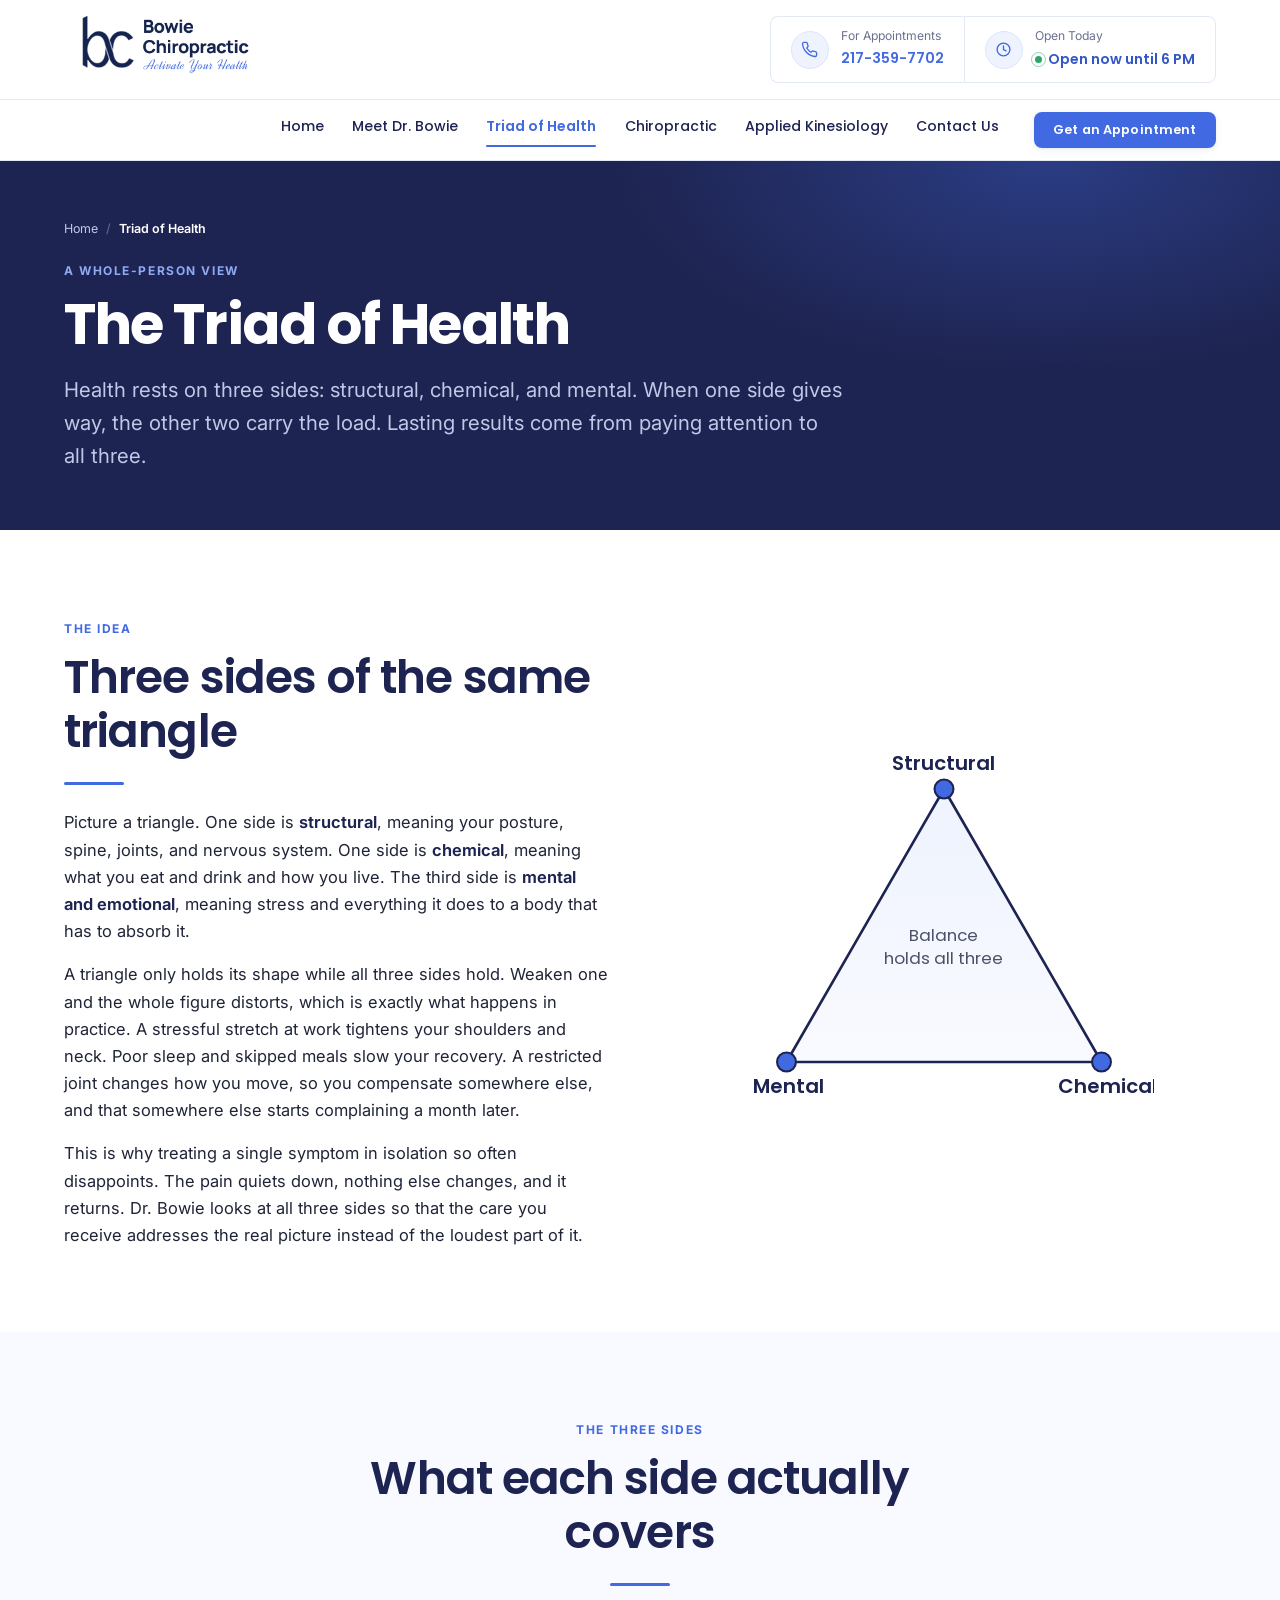
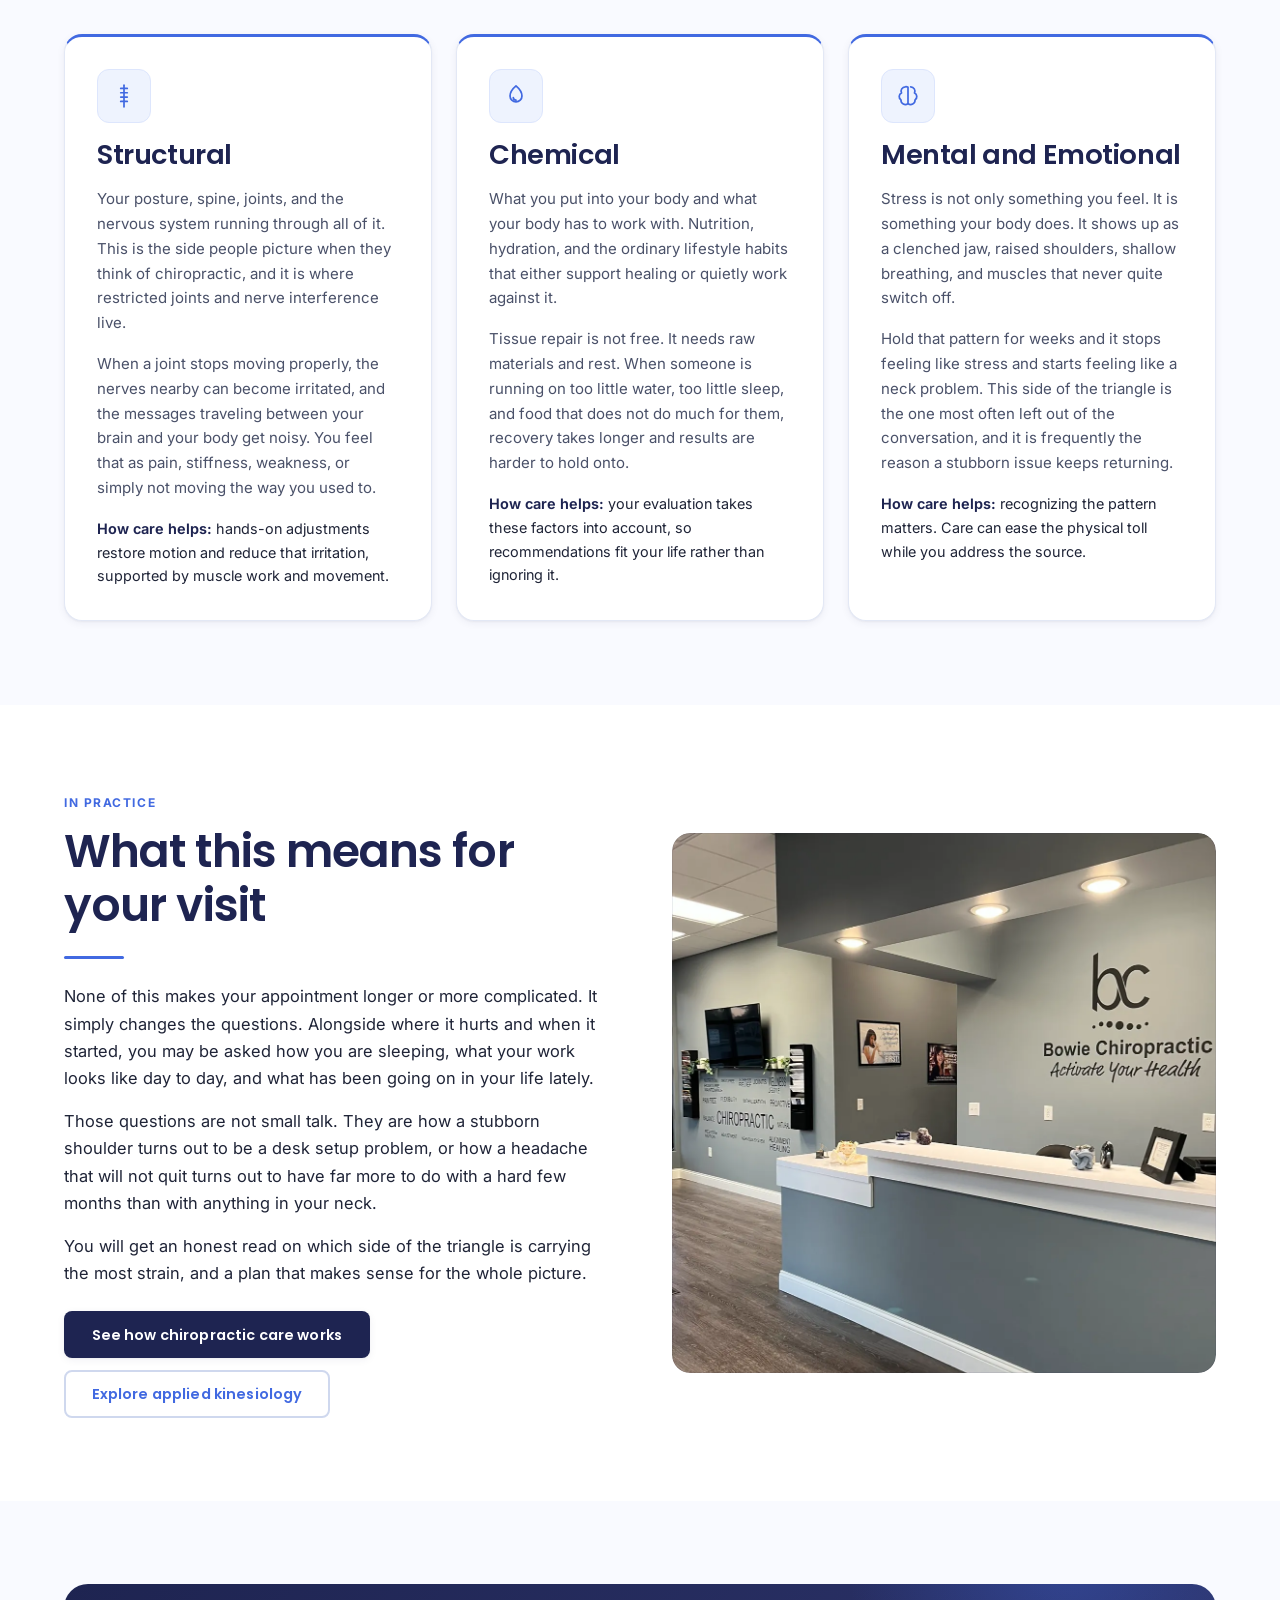
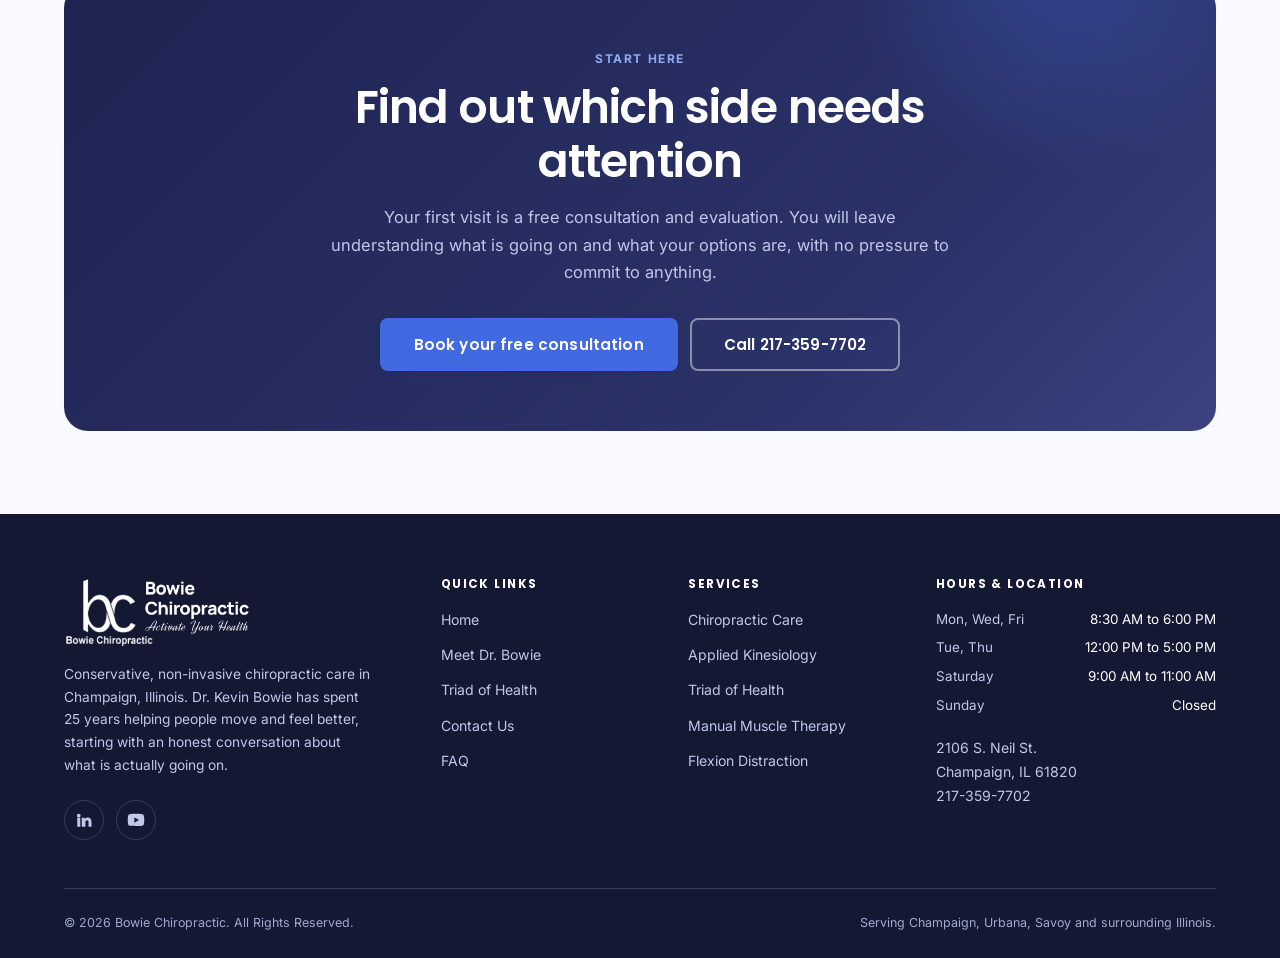
<file: triad-of-health.html>
<!DOCTYPE html>
<html lang="en-US">
<head>
<meta charset="utf-8">
<meta name="viewport" content="width=device-width, initial-scale=1">

<title>The Triad of Health | Structural, Chemical &amp; Mental | Bowie Chiropractic</title>
<meta name="description" content="The Triad of Health explains how structural, chemical, and mental health connect. Learn how Dr. Kevin Bowie addresses all three sides at his Champaign, IL practice.">
<link rel="canonical" href="https://bowiechiropractic.com/triad-of-health.html">

<meta name="robots" content="index, follow, max-image-preview:large">
<meta name="author" content="Bowie Chiropractic">

<meta name="geo.region" content="US-IL">
<meta name="geo.placename" content="Champaign, Illinois">
<meta name="geo.position" content="40.0882841;-88.2458714">
<meta name="ICBM" content="40.0882841, -88.2458714">

<meta property="og:type" content="article">
<meta property="og:site_name" content="Bowie Chiropractic">
<meta property="og:locale" content="en_US">
<meta property="og:title" content="The Triad of Health | Bowie Chiropractic, Champaign IL">
<meta property="og:description" content="Structural, chemical, and mental health are three sides of the same triangle. Learn how Dr. Kevin Bowie addresses all three.">
<meta property="og:url" content="https://bowiechiropractic.com/triad-of-health.html">
<meta property="og:image" content="https://bowiechiropractic.com/images/og-image.jpg">
<meta property="og:image:width" content="1200">
<meta property="og:image:height" content="630">
<meta property="og:image:alt" content="The Bowie Chiropractic office at 2106 S. Neil St. in Champaign, Illinois">

<meta name="twitter:card" content="summary_large_image">
<meta name="twitter:title" content="The Triad of Health | Bowie Chiropractic, Champaign IL">
<meta name="twitter:description" content="Structural, chemical, and mental health are three sides of the same triangle.">
<meta name="twitter:image" content="https://bowiechiropractic.com/images/og-image.jpg">

<meta name="theme-color" content="#1E2451">
<link rel="icon" href="images/logo.png">
<link rel="apple-touch-icon" href="images/logo.png">

<link rel="preconnect" href="https://fonts.googleapis.com">
<link rel="preconnect" href="https://fonts.gstatic.com" crossorigin>
<link rel="stylesheet" href="https://fonts.googleapis.com/css2?family=Poppins:wght@400;500;600;700&family=Inter:wght@400..700&display=swap" media="print" onload="this.media='all'">
<noscript><link rel="stylesheet" href="https://fonts.googleapis.com/css2?family=Poppins:wght@400;500;600;700&family=Inter:wght@400..700&display=swap"></noscript>

<link rel="stylesheet" href="css/styles.css">

<script type="application/ld+json">
{
  "@context": "https://schema.org",
  "@type": "Service",
  "@id": "https://bowiechiropractic.com/triad-of-health.html#service",
  "name": "Triad of Health Approach",
  "serviceType": "Whole-person chiropractic assessment",
  "description": "An approach to care that considers the three connected sides of health: structural (posture, spine, joints, and the nervous system), chemical (nutrition, hydration, and lifestyle), and mental or emotional (stress and its physical effects).",
  "url": "https://bowiechiropractic.com/triad-of-health.html",
  "provider": { "@id": "https://bowiechiropractic.com/#practice" },
  "areaServed": [
    { "@type": "City", "name": "Champaign" },
    { "@type": "City", "name": "Urbana" },
    { "@type": "City", "name": "Savoy" }
  ],
  "audience": { "@type": "PeopleAudience", "audienceType": "People of all ages experiencing functional issues" },
  "offers": {
    "@type": "Offer",
    "description": "Free initial consultation and evaluation",
    "price": "0",
    "priceCurrency": "USD"
  }
}
</script>

<script type="application/ld+json">
{
  "@context": "https://schema.org",
  "@type": "BreadcrumbList",
  "itemListElement": [
    { "@type": "ListItem", "position": 1, "name": "Home", "item": "https://bowiechiropractic.com/" },
    { "@type": "ListItem", "position": 2, "name": "Triad of Health", "item": "https://bowiechiropractic.com/triad-of-health.html" }
  ]
}
</script>

<script>
/* Arm scroll reveals only when we can guarantee they get undone. Content is
   visible by default in CSS; this adds the hidden state, and the timeout is a
   failsafe so nothing can stay faded if main.js fails to load. */
(function () {
  var d = document.documentElement;
  if (!("IntersectionObserver" in window)) { return; }
  if (window.matchMedia && window.matchMedia("(prefers-reduced-motion: reduce)").matches) { return; }
  d.classList.add("js-reveal");
  window.setTimeout(function () {
    var els = document.querySelectorAll(".reveal:not(.is-in)");
    for (var i = 0; i < els.length; i++) { els[i].classList.add("is-in"); }
  }, 1500);
})();
</script>
</head>

<body>
<a class="skip-link" href="#main">Skip to main content</a>

<!-- ===================== HEADER ===================== -->
<header class="header">

  <!-- Row 1: logo + utility boxes -->
  <div class="header__top">
    <div class="wrap header__top-inner">
      <a class="logo" href="index.html" aria-label="Bowie Chiropractic, home">
        <img src="images/logo.png" alt="Bowie Chiropractic, Activate Your Health" width="333" height="112">
      </a>

      <div class="utility">
        <div class="utility__box">
          <span class="utility__icon" aria-hidden="true"><svg width="17" height="17" viewBox="0 0 24 24" fill="none" stroke="currentColor" stroke-width="1.9" stroke-linecap="round" stroke-linejoin="round" aria-hidden="true"><path d="M22 16.92v3a2 2 0 0 1-2.18 2 19.79 19.79 0 0 1-8.63-3.07 19.5 19.5 0 0 1-6-6 19.79 19.79 0 0 1-3.07-8.67A2 2 0 0 1 4.11 2h3a2 2 0 0 1 2 1.72c.13.96.36 1.9.7 2.81a2 2 0 0 1-.45 2.11L8.09 9.91a16 16 0 0 0 6 6l1.27-1.27a2 2 0 0 1 2.11-.45c.9.33 1.85.57 2.81.7A2 2 0 0 1 22 16.92z"/></svg></span>
          <span>
            <span class="utility__label">For Appointments</span>
            <a class="utility__val" href="tel:+12173597702">217-359-7702</a>
          </span>
        </div>
        <div class="utility__box">
          <span class="utility__icon" aria-hidden="true"><svg width="17" height="17" viewBox="0 0 24 24" fill="none" stroke="currentColor" stroke-width="1.9" stroke-linecap="round" aria-hidden="true"><circle cx="12" cy="12" r="9"/><path d="M12 7v5l3.5 2"/></svg></span>
          <span>
            <span class="utility__label">Open Today</span>
            <span class="status" data-status>
              <span class="status__dot" aria-hidden="true"></span>
              <span class="status__text">Mon, Wed, Fri 8:30 AM to 6:00 PM</span>
            </span>
          </span>
        </div>
      </div>

      <button class="burger" type="button" aria-label="Open menu" aria-expanded="false" aria-controls="nav">
        <span class="burger__box" aria-hidden="true"><span></span><span></span><span></span></span>
      </button>
    </div>
  </div>
</header>

<!-- Nav bar: a sibling of <header>, not a child. A sticky element can only
     stick inside its parent's box, and the short header would unstick it. -->
<div class="header__bar">
    <div class="wrap header__bar-inner">
      <nav class="nav" id="nav" aria-label="Main">
        <ul class="nav__list">
          <li><a class="nav__link" href="index.html">Home</a></li>
          <li><a class="nav__link" href="about.html">Meet Dr. Bowie</a></li>
          <li><a class="nav__link" href="triad-of-health.html" aria-current="page">Triad of Health</a></li>
          <li><a class="nav__link" href="chiropractic.html">Chiropractic</a></li>
          <li><a class="nav__link" href="applied-kinesiology.html">Applied Kinesiology</a></li>
          <li><a class="nav__link" href="contact.html">Contact Us</a></li>
        </ul>
        <div class="nav__cta">
          <a class="btn btn--blue" href="contact.html">Get an Appointment</a>
          <a class="btn btn--ghost" href="tel:+12173597702">Call 217-359-7702</a>
        </div>
      </nav>
      <div class="header__book">
        <a class="btn btn--blue btn--sm" href="contact.html">Get an Appointment</a>
      </div>
    </div>
  </div>
</div>

<main id="main">

  <section class="page-hero">
    <div class="wrap">
      <nav class="crumbs" aria-label="Breadcrumb">
        <ol>
          <li><a href="index.html">Home</a></li>
          <li><span aria-current="page">Triad of Health</span></li>
        </ol>
      </nav>
      <p class="eyebrow">A Whole-Person View</p>
      <h1>The Triad of Health</h1>
      <p class="lede">
        Health rests on three sides: structural, chemical, and mental. When one side gives way,
        the other two carry the load. Lasting results come from paying attention to all three.
      </p>
    </div>
  </section>

  <!-- Intro + diagram -->
  <section class="section section--white">
    <div class="wrap split">
      <div class="reveal">
        <p class="eyebrow">The Idea</p>
        <h2>Three sides of the same triangle</h2>
        <hr class="rule">
        <p>
          Picture a triangle. One side is <strong>structural</strong>, meaning your posture,
          spine, joints, and nervous system. One side is <strong>chemical</strong>, meaning what
          you eat and drink and how you live. The third side is <strong>mental and emotional</strong>,
          meaning stress and everything it does to a body that has to absorb it.
        </p>
        <p>
          A triangle only holds its shape while all three sides hold. Weaken one and the whole
          figure distorts, which is exactly what happens in practice. A stressful stretch at work
          tightens your shoulders and neck. Poor sleep and skipped meals slow your recovery. A
          restricted joint changes how you move, so you compensate somewhere else, and that
          somewhere else starts complaining a month later.
        </p>
        <p>
          This is why treating a single symptom in isolation so often disappoints. The pain quiets
          down, nothing else changes, and it returns. Dr. Bowie looks at all three sides so that
          the care you receive addresses the real picture instead of the loudest part of it.
        </p>
      </div>

      <div class="reveal" data-delay="1">
        <div class="triangle" aria-hidden="true">
          <svg viewBox="0 0 400 350" role="img" xmlns="http://www.w3.org/2000/svg">
            <defs>
              <linearGradient id="triFill" x1="0" y1="0" x2="0" y2="1">
                <stop offset="0%" stop-color="#EEF3FE"/>
                <stop offset="100%" stop-color="#F9FAFF"/>
              </linearGradient>
            </defs>
            <polygon points="200,40 350,300 50,300" fill="url(#triFill)" stroke="#1E2451" stroke-width="2.5" stroke-linejoin="round"/>
            <circle cx="200" cy="40" r="9" fill="#4169E1" stroke="#1E2451" stroke-width="2"/>
            <circle cx="350" cy="300" r="9" fill="#4169E1" stroke="#1E2451" stroke-width="2"/>
            <circle cx="50" cy="300" r="9" fill="#4169E1" stroke="#1E2451" stroke-width="2"/>
            <text x="200" y="22" text-anchor="middle" font-family="Poppins, sans-serif" font-size="19" font-weight="600" fill="#1E2451">Structural</text>
            <text x="356" y="330" text-anchor="middle" font-family="Poppins, sans-serif" font-size="19" font-weight="600" fill="#1E2451">Chemical</text>
            <text x="52" y="330" text-anchor="middle" font-family="Poppins, sans-serif" font-size="19" font-weight="600" fill="#1E2451">Mental</text>
            <text x="200" y="185" text-anchor="middle" font-family="Poppins, sans-serif" font-size="16" fill="#4A5169">Balance</text>
            <text x="200" y="207" text-anchor="middle" font-family="Poppins, sans-serif" font-size="16" fill="#4A5169">holds all three</text>
          </svg>
        </div>
        <p class="sr-only">
          A triangle diagram. Each of the three corners is labeled with one side of the Triad of
          Health: Structural at the top, Chemical at the lower right, and Mental at the lower
          left. The center is labeled: balance holds all three.
        </p>
      </div>
    </div>
  </section>

  <!-- The three sides -->
  <section class="section section--tint">
    <div class="wrap">
      <div class="section-head section-head--center reveal">
        <p class="eyebrow">The Three Sides</p>
        <h2>What each side actually covers</h2>
        <hr class="rule">
      </div>

      <div class="triad">
        <article class="triad__card reveal">
          <span class="triad__glyph" aria-hidden="true">
            <svg width="26" height="26" viewBox="0 0 24 24" fill="none" stroke="currentColor" stroke-width="1.6" stroke-linecap="round"><path d="M12 2v20"/><path d="M9 5h6"/><path d="M9 9h6"/><path d="M9 13h6"/><path d="M9 17h6"/></svg>
          </span>
          <h3>Structural</h3>
          <p style="color:var(--ink-soft);font-size:0.94rem;">
            Your posture, spine, joints, and the nervous system running through all of it. This is
            the side people picture when they think of chiropractic, and it is where restricted
            joints and nerve interference live.
          </p>
          <p style="color:var(--ink-soft);font-size:0.94rem;">
            When a joint stops moving properly, the nerves nearby can become irritated, and the
            messages traveling between your brain and your body get noisy. You feel that as pain,
            stiffness, weakness, or simply not moving the way you used to.
          </p>
          <p style="font-size:0.9rem;"><strong>How care helps:</strong> hands-on adjustments restore
            motion and reduce that irritation, supported by muscle work and movement.</p>
        </article>

        <article class="triad__card reveal" data-delay="1">
          <span class="triad__glyph" aria-hidden="true">
            <svg width="26" height="26" viewBox="0 0 24 24" fill="none" stroke="currentColor" stroke-width="1.6" stroke-linecap="round" stroke-linejoin="round"><path d="M12 2.7s5.5 4.6 5.5 9.3a5.5 5.5 0 0 1-11 0C6.5 7.3 12 2.7 12 2.7z"/><path d="M9.5 13.5a2.6 2.6 0 0 0 2.5 2.3"/></svg>
          </span>
          <h3>Chemical</h3>
          <p style="color:var(--ink-soft);font-size:0.94rem;">
            What you put into your body and what your body has to work with. Nutrition, hydration,
            and the ordinary lifestyle habits that either support healing or quietly work against it.
          </p>
          <p style="color:var(--ink-soft);font-size:0.94rem;">
            Tissue repair is not free. It needs raw materials and rest. When someone is running on
            too little water, too little sleep, and food that does not do much for them, recovery
            takes longer and results are harder to hold onto.
          </p>
          <p style="font-size:0.9rem;"><strong>How care helps:</strong> your evaluation takes these
            factors into account, so recommendations fit your life rather than ignoring it.</p>
        </article>

        <article class="triad__card reveal" data-delay="2">
          <span class="triad__glyph" aria-hidden="true">
            <svg width="26" height="26" viewBox="0 0 24 24" fill="none" stroke="currentColor" stroke-width="1.6" stroke-linecap="round" stroke-linejoin="round"><path d="M9.5 3.5A4 4 0 0 0 6 9.2a3.7 3.7 0 0 0-.5 6.4A4 4 0 0 0 12 19V4a3.5 3.5 0 0 0-2.5-.5z"/><path d="M14.5 3.5A4 4 0 0 1 18 9.2a3.7 3.7 0 0 1 .5 6.4A4 4 0 0 1 12 19"/></svg>
          </span>
          <h3>Mental and Emotional</h3>
          <p style="color:var(--ink-soft);font-size:0.94rem;">
            Stress is not only something you feel. It is something your body does. It shows up as
            a clenched jaw, raised shoulders, shallow breathing, and muscles that never quite
            switch off.
          </p>
          <p style="color:var(--ink-soft);font-size:0.94rem;">
            Hold that pattern for weeks and it stops feeling like stress and starts feeling like a
            neck problem. This side of the triangle is the one most often left out of the
            conversation, and it is frequently the reason a stubborn issue keeps returning.
          </p>
          <p style="font-size:0.9rem;"><strong>How care helps:</strong> recognizing the pattern
            matters. Care can ease the physical toll while you address the source.</p>
        </article>
      </div>
    </div>
  </section>

  <!-- In practice -->
  <section class="section section--white">
    <div class="wrap split split--media-right">
      <div class="split__media reveal">
        <div class="media-frame">
          <img src="images/wellness-3.webp"
               alt="The reception area at Bowie Chiropractic, with the Activate Your Health logo on the wall behind the front desk"
               width="1125" height="1455" loading="lazy" decoding="async"
               style="height:clamp(380px,48vw,540px);object-fit:cover;object-position:center;">
        </div>
      </div>
      <div class="reveal">
        <p class="eyebrow">In Practice</p>
        <h2>What this means for your visit</h2>
        <hr class="rule">
        <p>
          None of this makes your appointment longer or more complicated. It simply changes the
          questions. Alongside where it hurts and when it started, you may be asked how you are
          sleeping, what your work looks like day to day, and what has been going on in your life
          lately.
        </p>
        <p>
          Those questions are not small talk. They are how a stubborn shoulder turns out to be a
          desk setup problem, or how a headache that will not quit turns out to have far more to do
          with a hard few months than with anything in your neck.
        </p>
        <p>
          You will get an honest read on which side of the triangle is carrying the most strain,
          and a plan that makes sense for the whole picture.
        </p>
        <div class="btn-row" style="margin-top:1.5rem;">
          <a class="btn btn--navy" href="chiropractic.html">See how chiropractic care works</a>
          <a class="btn btn--ghost" href="applied-kinesiology.html">Explore applied kinesiology</a>
        </div>
      </div>
    </div>
  </section>

  <!-- CTA -->
  <section class="section section--tint">
    <div class="wrap">
      <div class="band cta-final reveal">
        <div class="band__inner">
          <p class="eyebrow">Start Here</p>
          <h2>Find out which side needs attention</h2>
          <p>
            Your first visit is a free consultation and evaluation. You will leave understanding
            what is going on and what your options are, with no pressure to commit to anything.
          </p>
          <div class="btn-row">
            <a class="btn btn--blue btn--lg" href="contact.html">Book your free consultation</a>
            <a class="btn btn--ghost-light btn--lg" href="tel:+12173597702">Call 217-359-7702</a>
          </div>
        </div>
      </div>
    </div>
  </section>

</main>

<footer class="footer">
  <div class="wrap">
    <div class="footer__grid">
      <div>
        <div class="footer__logo">
          <img src="images/footer-logo.png" alt="Bowie Chiropractic" width="339" height="117" loading="lazy" decoding="async">
        </div>
        <p class="footer__blurb">
          Conservative, non-invasive chiropractic care in Champaign, Illinois. Dr. Kevin Bowie
          has spent 25 years helping people move and feel better, starting with an honest
          conversation about what is actually going on.
        </p>
        <div class="socials">
          <a class="social" href="https://www.linkedin.com/in/kevin-bowie-49126a268" target="_blank" rel="noopener noreferrer" aria-label="Dr. Kevin Bowie on LinkedIn (opens in a new tab)">
            <svg width="18" height="18" viewBox="0 0 24 24" fill="currentColor" aria-hidden="true"><path d="M4.98 3.5a2.5 2.5 0 1 1 0 5 2.5 2.5 0 0 1 0-5zM3 9h4v12H3zM9 9h3.8v1.7h.05c.53-1 1.83-2.05 3.76-2.05C20.6 8.65 22 11.1 22 14.6V21h-4v-5.7c0-1.36-.02-3.1-1.9-3.1-1.9 0-2.2 1.48-2.2 3v5.8H9z"/></svg>
          </a>
          <a class="social" href="https://www.youtube.com/@DrKevinBowie-j4e" target="_blank" rel="noopener noreferrer" aria-label="Dr. Kevin Bowie on YouTube (opens in a new tab)">
            <svg width="18" height="18" viewBox="0 0 24 24" fill="currentColor" aria-hidden="true"><path d="M23 12s0-3.9-.5-5.7c-.3-1-1.1-1.8-2.1-2.1C18.6 3.7 12 3.7 12 3.7s-6.6 0-8.4.5c-1 .3-1.8 1.1-2.1 2.1C1 8.1 1 12 1 12s0 3.9.5 5.7c.3 1 1.1 1.8 2.1 2.1 1.8.5 8.4.5 8.4.5s6.6 0 8.4-.5c1-.3 1.8-1.1 2.1-2.1.5-1.8.5-5.7.5-5.7zM9.8 15.5v-7l6.2 3.5z"/></svg>
          </a>
        </div>
      </div>

      <nav aria-label="Quick links">
        <h2 class="footer__title">Quick Links</h2>
        <ul>
          <li><a href="index.html">Home</a></li>
          <li><a href="about.html">Meet Dr. Bowie</a></li>
          <li><a href="triad-of-health.html">Triad of Health</a></li>
          <li><a href="contact.html">Contact Us</a></li>
          <li><a href="index.html#faq">FAQ</a></li>
        </ul>
      </nav>

      <nav aria-label="Services">
        <h2 class="footer__title">Services</h2>
        <ul>
          <li><a href="chiropractic.html">Chiropractic Care</a></li>
          <li><a href="applied-kinesiology.html">Applied Kinesiology</a></li>
          <li><a href="triad-of-health.html">Triad of Health</a></li>
          <li><a href="chiropractic.html#manual-muscle-therapy">Manual Muscle Therapy</a></li>
          <li><a href="chiropractic.html#flexion-distraction">Flexion Distraction</a></li>
        </ul>
      </nav>

      <div>
        <h2 class="footer__title">Hours &amp; Location</h2>
        <div class="footer__hours">
          <div><span>Mon, Wed, Fri</span><span>8:30 AM to 6:00 PM</span></div>
          <div><span>Tue, Thu</span><span>12:00 PM to 5:00 PM</span></div>
          <div><span>Saturday</span><span>9:00 AM to 11:00 AM</span></div>
          <div><span>Sunday</span><span>Closed</span></div>
        </div>
        <address style="font-style:normal;margin-top:1.25rem;line-height:1.7;">
          <a href="https://www.google.com/maps/search/?api=1&amp;query=2106+S+Neil+St+Champaign+IL+61820" target="_blank" rel="noopener noreferrer">2106 S. Neil St.<br>Champaign, IL 61820</a><br>
          <a href="tel:+12173597702">217-359-7702</a>
        </address>
      </div>
    </div>

    <div class="footer__bottom">
      <p style="margin:0;">&copy; <span data-year>2026</span> Bowie Chiropractic. All Rights Reserved.</p>
      <p style="margin:0;">Serving Champaign, Urbana, Savoy and surrounding Illinois.</p>
    </div>
  </div>
</footer>

<div class="mobile-bar" aria-label="Quick actions">
  <a class="mobile-bar__call" href="tel:+12173597702">
    <svg width="17" height="17" viewBox="0 0 24 24" fill="none" stroke="currentColor" stroke-width="2" stroke-linecap="round" stroke-linejoin="round" aria-hidden="true"><path d="M22 16.92v3a2 2 0 0 1-2.18 2 19.79 19.79 0 0 1-8.63-3.07 19.5 19.5 0 0 1-6-6 19.79 19.79 0 0 1-3.07-8.67A2 2 0 0 1 4.11 2h3a2 2 0 0 1 2 1.72c.13.96.36 1.9.7 2.81a2 2 0 0 1-.45 2.11L8.09 9.91a16 16 0 0 0 6 6l1.27-1.27a2 2 0 0 1 2.11-.45c.9.33 1.85.57 2.81.7A2 2 0 0 1 22 16.92z"/></svg>
    Call
  </a>
  <a class="mobile-bar__book" href="contact.html">
    <svg width="17" height="17" viewBox="0 0 24 24" fill="none" stroke="currentColor" stroke-width="2" stroke-linecap="round" stroke-linejoin="round" aria-hidden="true"><rect x="3" y="4" width="18" height="18" rx="2"/><path d="M16 2v4M8 2v4M3 10h18"/></svg>
    Book a Visit
  </a>
</div>

<script src="js/main.js" defer></script>
</body>
</html>
</file>
<file: css/styles.css>
/* ==========================================================================
   Bowie Chiropractic - Design System
   Single stylesheet, no build step.

   Brand: deep navy #1E2451 primary, royal blue #4169E1 accent, white and
   very light blue-grey grounds. Matches the practice's real identity
   (navy logo mark, "Activate Your Health" script tagline).

   Contrast note: royal #4169E1 clears AA on white (4.85:1) but NOT on navy
   (3.04:1). Use --blue-on-dark for any blue text sitting on a navy ground.
   ========================================================================== */

/* --------------------------------------------------------------------------
   1. Tokens
   -------------------------------------------------------------------------- */
:root {
  /* Navy */
  --navy-900: #141833;
  --navy-800: #191E43;
  --navy: #1E2451;      /* primary */
  --navy-600: #2B3268;
  --navy-500: #3A4380;

  /* Royal blue */
  --blue: #4169E1;          /* accent, buttons, links on white (4.85:1) */
  --blue-600: #3457C5;      /* hover / stronger text (6.33:1) */
  --blue-on-dark: #8FAAF5;  /* blue text on navy (6.48:1) */
  --blue-50: #EEF3FE;       /* icon tint */
  --blue-100: #DDE6FD;

  /* Grounds */
  --white: #FFFFFF;
  --tint: #F9FAFF;   /* very light blue-grey */
  --tint-2: #EFF3FE;

  /* Ink */
  --ink: #1F2437;         /* 15.4:1 on white */
  --ink-soft: #4A5169;    /* 7.9:1 */
  --ink-mute: #6B7290;    /* 4.7:1 */
  --ink-on-dark: #EEF2FF;
  --ink-on-dark-soft: #BFC8E8;
  --ink-on-dark-mute: #9FA9D2;

  /* Lines */
  --line: #E3E8F5;
  --line-strong: #CFD8EE;
  --line-dark: rgba(255, 255, 255, 0.16);

  /* Type */
  --font-display: "Poppins", -apple-system, BlinkMacSystemFont, "Segoe UI", sans-serif;
  --font-body: "Inter", -apple-system, BlinkMacSystemFont, "Segoe UI", Roboto, sans-serif;

  /* Scale */
  --step--1: clamp(0.8rem, 0.78rem + 0.12vw, 0.86rem);
  --step-0: clamp(0.97rem, 0.94rem + 0.16vw, 1.03rem);
  --step-1: clamp(1.12rem, 1.06rem + 0.3vw, 1.28rem);
  --step-2: clamp(1.35rem, 1.22rem + 0.6vw, 1.7rem);
  --step-3: clamp(1.6rem, 1.4rem + 1vw, 2.2rem);
  --step-4: clamp(1.9rem, 1.55rem + 1.7vw, 2.85rem);
  --step-5: clamp(2.2rem, 1.7rem + 2.6vw, 3.5rem);

  /* Space */
  --sp-1: 0.25rem;
  --sp-2: 0.5rem;
  --sp-3: 0.75rem;
  --sp-4: 1rem;
  --sp-5: 1.5rem;
  --sp-6: 2rem;
  --sp-7: 3rem;
  --sp-8: 4rem;
  --sp-9: 6rem;

  /* Radius */
  --r-sm: 8px;
  --r-md: 12px;
  --r-lg: 18px;
  --r-xl: 24px;
  --r-pill: 999px;

  /* Shadow (cool-tinted to sit with the blue palette) */
  --sh-1: 0 1px 2px rgba(30, 36, 81, 0.05), 0 2px 8px rgba(30, 36, 81, 0.06);
  --sh-2: 0 2px 6px rgba(30, 36, 81, 0.06), 0 10px 28px rgba(30, 36, 81, 0.10);
  --sh-3: 0 18px 50px rgba(30, 36, 81, 0.18);
  --sh-blue: 0 8px 24px rgba(65, 105, 225, 0.28);

  --wrap: 1200px;
  --wrap-narrow: 780px;
  --nav-h: 60px;
  --ease: cubic-bezier(0.22, 1, 0.36, 1);
}

/* --------------------------------------------------------------------------
   2. Reset / base
   -------------------------------------------------------------------------- */
*, *::before, *::after { box-sizing: border-box; }

html {
  scroll-behavior: smooth;
  -webkit-text-size-adjust: 100%;
  scroll-padding-top: calc(var(--nav-h) + 24px);
  /* `clip` not `hidden`: contains the parked off-canvas drawer without making
     the root a scroll container, which would break the sticky nav. */
  overflow-x: clip;
}

body {
  margin: 0;
  font-family: var(--font-body);
  font-size: var(--step-0);
  line-height: 1.65;
  color: var(--ink);
  background: var(--white);
  -webkit-font-smoothing: antialiased;
  text-rendering: optimizeLegibility;
}

h1, h2, h3, h4 {
  font-family: var(--font-display);
  font-weight: 600;
  line-height: 1.18;
  letter-spacing: -0.015em;
  color: var(--navy);
  margin: 0 0 var(--sp-4);
}

h1 { font-size: var(--step-5); font-weight: 700; letter-spacing: -0.025em; }
h2 { font-size: var(--step-4); letter-spacing: -0.02em; }
h3 { font-size: var(--step-2); }
h4 { font-size: var(--step-1); }

p { margin: 0 0 var(--sp-4); }
p:last-child { margin-bottom: 0; }

a { color: var(--blue); text-decoration-thickness: 1px; text-underline-offset: 3px; }
a:hover { color: var(--blue-600); }

img { max-width: 100%; height: auto; display: block; }

ul, ol { margin: 0 0 var(--sp-4); padding-left: 1.25rem; }
li { margin-bottom: var(--sp-2); }

strong { font-weight: 650; color: var(--navy); }

:focus-visible {
  outline: 3px solid var(--blue);
  outline-offset: 3px;
  border-radius: 4px;
}

.skip-link {
  position: absolute;
  left: -9999px;
  top: 0;
  z-index: 200;
  background: var(--navy);
  color: var(--white);
  padding: var(--sp-3) var(--sp-5);
  border-radius: 0 0 var(--r-sm) 0;
  font-weight: 600;
}
.skip-link:focus { left: 0; color: var(--white); }

.sr-only {
  position: absolute;
  width: 1px; height: 1px;
  padding: 0; margin: -1px;
  overflow: hidden;
  clip: rect(0 0 0 0);
  white-space: nowrap;
  border: 0;
}

/* --------------------------------------------------------------------------
   3. Layout
   -------------------------------------------------------------------------- */
.wrap {
  width: 100%;
  max-width: var(--wrap);
  margin-inline: auto;
  padding-inline: var(--sp-5);
}
.wrap--narrow { max-width: var(--wrap-narrow); }

.section { padding-block: clamp(3.5rem, 6.5vw, 6rem); }
.section--tight { padding-block: clamp(2.5rem, 4.5vw, 3.5rem); }
.section--white { background: var(--white); }
.section--tint { background: var(--tint); }
.section--navy {
  background: var(--navy);
  color: var(--ink-on-dark);
}
.section--navy h2,
.section--navy h3 { color: var(--white); }
.section--navy p { color: var(--ink-on-dark-soft); }

/* --------------------------------------------------------------------------
   4. Type helpers
   -------------------------------------------------------------------------- */
.eyebrow {
  display: inline-block;
  font-family: var(--font-body);
  font-size: 0.75rem;
  font-weight: 700;
  letter-spacing: 0.13em;
  text-transform: uppercase;
  color: var(--blue);
  margin-bottom: var(--sp-3);
}
/* Any eyebrow on a navy ground: royal blue is only 3:1 there. */
.section--navy .eyebrow,
.page-hero .eyebrow,
.band .eyebrow,
.hero .eyebrow { color: var(--blue-on-dark); }

.lede {
  font-size: var(--step-1);
  line-height: 1.6;
  color: var(--ink-soft);
}
.section--navy .lede { color: var(--ink-on-dark-soft); }

.section-head {
  max-width: 68ch;
  margin-bottom: var(--sp-7);
}
.section-head--center { text-align: center; margin-inline: auto; }

.rule {
  width: 60px;
  height: 3px;
  border: 0;
  background: var(--blue);
  border-radius: 2px;
  margin: var(--sp-5) 0;
}
.section-head--center .rule { margin-inline: auto; }

/* --------------------------------------------------------------------------
   5. Buttons
   -------------------------------------------------------------------------- */
.btn {
  display: inline-flex;
  align-items: center;
  justify-content: center;
  gap: var(--sp-2);
  padding: 0.9rem 1.6rem;
  border-radius: var(--r-sm);
  border: 2px solid transparent;
  font-family: var(--font-display);
  font-size: 0.9rem;
  font-weight: 600;
  line-height: 1;
  letter-spacing: 0.01em;
  text-decoration: none;
  cursor: pointer;
  transition: transform 0.25s var(--ease), box-shadow 0.25s var(--ease),
              background-color 0.2s ease, color 0.2s ease, border-color 0.2s ease;
  white-space: nowrap;
}
.btn:hover { transform: translateY(-2px); }
.btn:active { transform: translateY(0); }

/* Royal blue: white label = 4.85:1 */
.btn--blue {
  background: var(--blue);
  color: var(--white);
  box-shadow: var(--sh-1);
}
.btn--blue:hover {
  background: var(--blue-600);
  color: var(--white);
  box-shadow: var(--sh-blue);
}

.btn--navy {
  background: var(--navy);
  color: var(--white);
  box-shadow: var(--sh-1);
}
.btn--navy:hover { background: var(--navy-600); color: var(--white); box-shadow: var(--sh-2); }

.btn--ghost {
  background: transparent;
  color: var(--blue);
  border-color: var(--line-strong);
}
.btn--ghost:hover {
  background: var(--blue);
  color: var(--white);
  border-color: var(--blue);
}

.btn--ghost-light {
  background: transparent;
  color: var(--white);
  border-color: rgba(255, 255, 255, 0.45);
}
.btn--ghost-light:hover {
  background: var(--white);
  color: var(--navy);
  border-color: var(--white);
}

.btn--lg { padding: 1.05rem 2rem; font-size: 0.95rem; }
.btn--sm { padding: 0.6rem 1.1rem; font-size: 0.8rem; }

.btn-row { display: flex; flex-wrap: wrap; gap: var(--sp-3); align-items: center; }

/* --------------------------------------------------------------------------
   6. Header
   -------------------------------------------------------------------------- */
/* Row 1: logo + utility boxes. Static on desktop, sticky on mobile. */
.header {
  background: var(--white);
  position: relative;
  z-index: 101;
  border-bottom: 1px solid var(--line);
}
.header__top-inner {
  display: flex;
  align-items: center;
  justify-content: space-between;
  gap: var(--sp-5);
  padding-block: var(--sp-4);
}

.logo { display: inline-flex; align-items: center; flex: none; }
.logo img { width: 200px; height: 67px; object-fit: contain; }

.utility { display: flex; align-items: stretch; gap: 0; flex: none; }
.utility__box {
  display: flex;
  align-items: center;
  gap: var(--sp-3);
  padding: 0.7rem 1.25rem;
  border: 1px solid var(--line);
  border-right: 0;
  background: var(--white);
}
.utility__box:first-child { border-radius: var(--r-sm) 0 0 var(--r-sm); }
.utility__box:last-child { border-right: 1px solid var(--line); border-radius: 0 var(--r-sm) var(--r-sm) 0; }

.utility__icon {
  width: 38px;
  height: 38px;
  border-radius: 50%;
  border: 1.5px solid var(--blue-100);
  background: var(--blue-50);
  color: var(--blue);
  display: grid;
  place-items: center;
  flex: none;
}
.utility__label {
  display: block;
  font-size: 0.76rem;
  color: var(--ink-mute);
  line-height: 1.3;
}
.utility__val {
  font-family: var(--font-display);
  font-size: 0.88rem;
  font-weight: 600;
  color: var(--blue);
  text-decoration: none;
  white-space: nowrap;
}
a.utility__val:hover { color: var(--blue-600); text-decoration: underline; }

/* Open today indicator */
.status { display: inline-flex; align-items: center; gap: 0.4rem; }
.status__dot {
  width: 7px; height: 7px;
  border-radius: 50%;
  background: var(--ink-mute);
  flex: none;
  position: relative;
}
.status--open .status__dot { background: #2FA36B; }
.status--open .status__dot::after {
  content: "";
  position: absolute;
  inset: -4px;
  border-radius: 50%;
  border: 1px solid rgba(47, 163, 107, 0.5);
  animation: pulse 2.4s ease-out infinite;
}
.status--closed .status__dot { background: #C2603F; }
.status__text {
  font-family: var(--font-display);
  font-size: 0.88rem;
  font-weight: 600;
  /* --blue-600 not --blue: this also renders on --tint-2 (contact page),
     where royal blue drops to 4.37:1. */
  color: var(--blue-600);
  white-space: nowrap;
}
.status__text b { color: inherit; font-weight: 600; }

@keyframes pulse {
  0% { transform: scale(0.7); opacity: 1; }
  100% { transform: scale(1.5); opacity: 0; }
}

/* Row 2: centered nav, sticky */
.header__bar {
  position: sticky;
  top: 0;
  z-index: 100;
  background: rgba(255, 255, 255, 0.94);
  backdrop-filter: saturate(180%) blur(10px);
  -webkit-backdrop-filter: saturate(180%) blur(10px);
  border-bottom: 1px solid var(--line);
  transition: box-shadow 0.3s ease;
}
.header__bar.is-stuck { box-shadow: var(--sh-2); }
.header__bar-inner {
  display: flex;
  align-items: center;
  justify-content: center;
  gap: var(--sp-5);
  min-height: var(--nav-h);
  position: relative;
}

.nav__list {
  display: flex;
  align-items: center;
  gap: clamp(1rem, 2.2vw, 2.2rem);
  list-style: none;
  margin: 0;
  padding: 0;
}
.nav__link {
  display: inline-block;
  padding: 0.5rem 0;
  font-family: var(--font-display);
  font-size: 0.88rem;
  font-weight: 500;
  color: var(--navy);
  text-decoration: none;
  position: relative;
  white-space: nowrap;
  transition: color 0.2s ease;
}
.nav__link::after {
  content: "";
  position: absolute;
  left: 0; right: 0;
  bottom: -1px;
  height: 2px;
  background: var(--blue);
  transform: scaleX(0);
  transform-origin: center;
  transition: transform 0.28s var(--ease);
  border-radius: 2px;
}
.nav__link:hover { color: var(--blue); }
.nav__link:hover::after,
.nav__link[aria-current="page"]::after { transform: scaleX(1); }
.nav__link[aria-current="page"] { color: var(--blue); font-weight: 600; }

/* Book button parked at the right of the nav bar */
.header__book {
  position: absolute;
  right: var(--sp-5);
  top: 50%;
  transform: translateY(-50%);
}
.header__book .btn:hover { transform: translateY(-50%) translateY(-2px); }

/* Burger */
.burger {
  display: none;
  width: 44px; height: 44px;
  padding: 0;
  border: 1px solid var(--line-strong);
  border-radius: var(--r-sm);
  background: var(--white);
  cursor: pointer;
  align-items: center;
  justify-content: center;
  flex: none;
}
.burger__box { position: relative; width: 20px; height: 14px; display: block; }
.burger__box span {
  position: absolute;
  left: 0;
  width: 100%; height: 2px;
  background: var(--navy);
  border-radius: 2px;
  transition: transform 0.3s var(--ease), opacity 0.2s ease, top 0.3s var(--ease);
}
.burger__box span:nth-child(1) { top: 0; }
.burger__box span:nth-child(2) { top: 6px; }
.burger__box span:nth-child(3) { top: 12px; }
.burger[aria-expanded="true"] .burger__box span:nth-child(1) { top: 6px; transform: rotate(45deg); }
.burger[aria-expanded="true"] .burger__box span:nth-child(2) { opacity: 0; }
.burger[aria-expanded="true"] .burger__box span:nth-child(3) { top: 6px; transform: rotate(-45deg); }

.nav__cta { display: none; }

/* --------------------------------------------------------------------------
   7. Hero: photo with angled navy panel
   -------------------------------------------------------------------------- */
.hero {
  position: relative;
  background: var(--navy);
  isolation: isolate;
  overflow: hidden;
}
/* The photo occupies the right portion only. Stretching this portrait source
   (1125x1469) across the full width would crop it to a tight band of his head;
   a narrower frame keeps the composition intact. */
.hero__media {
  position: absolute;
  top: 0;
  right: 0;
  bottom: 0;
  left: 34%;
  z-index: 0;
}
.hero__media img {
  width: 100%;
  height: 100%;
  object-fit: cover;
  object-position: center 30%;
}
/* Blends the photo's left edge into the navy panel */
.hero__media::after {
  content: "";
  position: absolute;
  inset: 0;
  background: linear-gradient(90deg, rgba(30, 36, 81, 0.95) 0%, rgba(30, 36, 81, 0.45) 26%, rgba(30, 36, 81, 0) 55%);
}

.hero__grid {
  position: relative;
  z-index: 2;
  display: grid;
  grid-template-columns: minmax(0, 1fr) minmax(0, 1fr);
  min-height: clamp(500px, 60vw, 660px);
}

.hero__panel {
  position: relative;
  display: flex;
  align-items: center;
  /* Extra bottom padding lifts the content clear of the appointment card,
     which overlaps the hero from below. */
  padding: clamp(2.5rem, 5vw, 4rem) clamp(1.5rem, 4vw, 3.5rem) clamp(4.5rem, 8vw, 6.5rem) 0;
}
/* The angled navy slab. Extends left past the wrap so it bleeds off-screen. */
.hero__panel::before {
  content: "";
  position: absolute;
  top: 0;
  bottom: 0;
  right: 0;
  left: -100vw;
  background: var(--navy);
  clip-path: polygon(0 0, 100% 0, calc(100% - 78px) 100%, 0 100%);
  z-index: -1;
}
.hero__panel-inner { position: relative; max-width: 34rem; }

.hero h1 { color: var(--white); margin-bottom: var(--sp-4); }
.hero__lede {
  color: var(--ink-on-dark-soft);
  font-size: var(--step-1);
  max-width: 40ch;
  margin-bottom: var(--sp-6);
}

/* Decorative vertebrae column. Lives in the left gutter, never behind the
   headline, and only where there is room for it. */
.hero__spine { display: none; }
@media (min-width: 1180px) {
  .hero__spine {
    display: block;
    position: absolute;
    left: -58px;
    top: 50%;
    transform: translateY(-50%);
    width: 40px;
    height: 72%;
    opacity: 0.2;
    color: var(--blue-on-dark);
    z-index: 0;
    pointer-events: none;
  }
}

/* A <p>, so it must claim its own line: inline-flex would sit it next to
   the eyebrow. */
.badge {
  display: flex;
  width: fit-content;
  align-items: center;
  gap: var(--sp-2);
  padding: 0.45rem 0.9rem;
  border-radius: var(--r-sm);
  background: var(--blue);
  color: var(--white);
  font-family: var(--font-display);
  font-size: 0.72rem;
  font-weight: 600;
  letter-spacing: 0.1em;
  text-transform: uppercase;
  margin-bottom: var(--sp-5);
  box-shadow: var(--sh-blue);
}
.badge svg { flex: none; }

/* --------------------------------------------------------------------------
   8. Appointment card (overlaps the hero, like the original)
   -------------------------------------------------------------------------- */
.appt-wrap { background: var(--white); }
.appt {
  /* Slightly lifted off the hero navy + a light rim, so the card still reads
     as a card where it overlaps the panel. */
  background: var(--navy-600);
  border: 1px solid rgba(255, 255, 255, 0.14);
  border-radius: var(--r-lg);
  padding: clamp(1.5rem, 3vw, 2.25rem);
  box-shadow: var(--sh-3);
  margin-top: clamp(-4rem, -4vw, -2.5rem);
  position: relative;
  z-index: 5;
}
.appt__head {
  display: flex;
  align-items: baseline;
  justify-content: space-between;
  gap: var(--sp-4);
  flex-wrap: wrap;
  margin-bottom: var(--sp-5);
}
.appt h2 {
  color: var(--white);
  font-size: var(--step-2);
  margin: 0;
}
.appt__note { color: var(--ink-on-dark-mute); font-size: 0.84rem; margin: 0; }

.appt__grid {
  display: grid;
  grid-template-columns: repeat(4, 1fr) auto;
  gap: var(--sp-3);
  align-items: end;
}
.appt .field label {
  color: var(--ink-on-dark-soft);
  font-size: 0.74rem;
  font-weight: 600;
  letter-spacing: 0.06em;
  text-transform: uppercase;
}
.appt .field input {
  background: var(--white);
  border-color: transparent;
}
.appt .field input:focus {
  border-color: var(--blue-on-dark);
  box-shadow: 0 0 0 3px rgba(143, 170, 245, 0.35);
}
.appt__submit { height: 46px; }

.appt__status {
  grid-column: 1 / -1;
  margin: var(--sp-2) 0 0;
  padding: 0.7rem 1rem;
  border-radius: var(--r-sm);
  background: rgba(255, 255, 255, 0.1);
  border: 1px solid var(--line-dark);
  color: var(--ink-on-dark);
  font-size: 0.85rem;
}

/* --------------------------------------------------------------------------
   9. Trust bar
   -------------------------------------------------------------------------- */
.trust { background: var(--tint); border-bottom: 1px solid var(--line); padding-block: var(--sp-6); }
.trust__grid { display: grid; grid-template-columns: repeat(4, 1fr); gap: var(--sp-5); }
.trust__item {
  display: flex;
  align-items: center;
  gap: var(--sp-3);
  color: var(--ink-soft);
  font-size: 0.85rem;
  line-height: 1.4;
}
.trust__item svg { flex: none; color: var(--blue); }
.trust__item b { display: block; color: var(--navy); font-weight: 600; font-family: var(--font-display); }

/* --------------------------------------------------------------------------
   10. Cards
   -------------------------------------------------------------------------- */
.grid { display: grid; gap: var(--sp-5); }
.grid--2 { grid-template-columns: repeat(2, 1fr); }
.grid--3 { grid-template-columns: repeat(3, 1fr); }
.grid--4 { grid-template-columns: repeat(4, 1fr); }

.card {
  background: var(--white);
  border: 1px solid var(--line);
  border-radius: var(--r-lg);
  padding: var(--sp-6);
  box-shadow: var(--sh-1);
  transition: transform 0.3s var(--ease), box-shadow 0.3s var(--ease), border-color 0.3s ease;
  position: relative;
  display: flex;
  flex-direction: column;
}
.card:hover {
  transform: translateY(-4px);
  box-shadow: var(--sh-2);
  border-color: var(--blue-100);
}
.card h3 { font-size: var(--step-1); margin-bottom: var(--sp-2); }
.card p { font-size: 0.92rem; color: var(--ink-soft); }

.card--link .card__link { text-decoration: none; color: inherit; }
.card--link .card__link::after {
  content: "";
  position: absolute;
  inset: 0;
  border-radius: var(--r-lg);
}
.card--link:focus-within { outline: 3px solid var(--blue); outline-offset: 3px; }
.card--link .card__link:focus-visible { outline: none; }

.card__num {
  font-family: var(--font-display);
  font-size: 0.8rem;
  font-weight: 700;
  color: var(--blue);
  letter-spacing: 0.1em;
  margin-bottom: var(--sp-3);
  display: block;
}

/* Royal-blue line icons, no grey boxes */
.card__icon {
  width: 54px;
  height: 54px;
  border-radius: var(--r-md);
  background: var(--blue-50);
  border: 1px solid var(--blue-100);
  display: grid;
  place-items: center;
  margin-bottom: var(--sp-4);
  color: var(--blue);
  flex: none;
  transition: background-color 0.3s ease, color 0.3s ease, border-color 0.3s ease;
}
.card__icon svg { width: 26px; height: 26px; }
.card:hover .card__icon { background: var(--blue); color: var(--white); border-color: var(--blue); }

.card__more {
  margin-top: auto;
  padding-top: var(--sp-4);
  font-family: var(--font-display);
  font-size: 0.82rem;
  font-weight: 600;
  color: var(--blue);
  display: inline-flex;
  align-items: center;
  gap: 0.35rem;
}
.card--link:hover .card__more { color: var(--blue-600); gap: 0.6rem; }
.card__more svg { transition: transform 0.25s var(--ease); }
.card--link:hover .card__more svg { transform: translateX(3px); }

/* Condition cards use the practice's real icon PNGs.
   Those PNGs are WHITE artwork on transparent, so the disc must stay dark or
   the icon disappears. Royal blue disc + white icon reads on-brand. */
.cond { text-align: center; align-items: center; }
.cond__icon {
  width: 84px;
  height: 84px;
  border-radius: 50%;
  background: var(--blue);
  display: grid;
  place-items: center;
  margin-bottom: var(--sp-4);
  box-shadow: 0 6px 18px rgba(65, 105, 225, 0.25);
  transition: background-color 0.3s ease, transform 0.3s var(--ease), box-shadow 0.3s ease;
}
.cond__icon img { width: 40px; height: 40px; object-fit: contain; }
.card:hover .cond__icon {
  background: var(--navy);
  transform: scale(1.05);
  box-shadow: 0 8px 22px rgba(30, 36, 81, 0.3);
}
.cond h3 { font-size: var(--step-1); }

/* --------------------------------------------------------------------------
   11. Split / media rows
   -------------------------------------------------------------------------- */
.split {
  display: grid;
  grid-template-columns: 1fr 1fr;
  gap: clamp(2rem, 5vw, 4.5rem);
  align-items: center;
}
.split--media-right .split__media { order: 2; }
.split__media img { width: 100%; border-radius: var(--r-lg); box-shadow: var(--sh-2); }

.media-frame { position: relative; border-radius: var(--r-lg); overflow: hidden; }
.media-frame::after {
  content: "";
  position: absolute;
  inset: 0;
  box-shadow: inset 0 0 0 1px rgba(30, 36, 81, 0.08);
  border-radius: var(--r-lg);
  pointer-events: none;
}

/* --------------------------------------------------------------------------
   12. Checklist
   -------------------------------------------------------------------------- */
.checks { list-style: none; padding: 0; margin: 0; display: grid; gap: 0; }
.checks li {
  display: flex;
  gap: var(--sp-4);
  align-items: flex-start;
  margin: 0;
  padding: var(--sp-4) 0;
  border-bottom: 1px solid var(--line);
}
.checks li:last-child { border-bottom: 0; }
.checks__mark {
  width: 24px; height: 24px;
  border-radius: 50%;
  background: var(--blue-50);
  color: var(--blue);
  display: grid;
  place-items: center;
  flex: none;
  margin-top: 3px;
}
.checks__mark svg { width: 13px; height: 13px; }
.checks b {
  display: block;
  color: var(--navy);
  font-family: var(--font-display);
  font-size: 1rem;
  font-weight: 600;
  margin-bottom: 2px;
}
.checks span { color: var(--ink-soft); font-size: 0.92rem; }

/* --------------------------------------------------------------------------
   13. Phases of care (from Dr. Bowie's in-office board)
   -------------------------------------------------------------------------- */
.phases { display: grid; grid-template-columns: repeat(3, 1fr); gap: var(--sp-5); }
.phase {
  background: rgba(255, 255, 255, 0.06);
  border: 1px solid var(--line-dark);
  border-radius: var(--r-lg);
  padding: var(--sp-6);
  position: relative;
  transition: background-color 0.3s ease, transform 0.3s var(--ease);
}
.phase:hover { background: rgba(255, 255, 255, 0.1); transform: translateY(-4px); }
.phase__step {
  font-family: var(--font-display);
  font-size: 0.72rem;
  font-weight: 700;
  letter-spacing: 0.14em;
  text-transform: uppercase;
  color: var(--blue-on-dark);
  display: block;
  margin-bottom: var(--sp-2);
}
.phase h3 { font-size: var(--step-2); color: var(--white); margin-bottom: var(--sp-4); }
.phase ul { list-style: none; padding: 0; margin: 0; display: grid; gap: var(--sp-2); }
.phase li {
  color: var(--ink-on-dark-soft);
  font-size: 0.88rem;
  padding-left: 1.1rem;
  position: relative;
  margin: 0;
}
.phase li::before {
  content: "";
  position: absolute;
  left: 0; top: 0.62em;
  width: 5px; height: 5px;
  border-radius: 50%;
  background: var(--blue-on-dark);
}
.phases__note {
  text-align: center;
  margin-top: var(--sp-6);
  font-family: var(--font-display);
  font-size: var(--step-1);
  font-weight: 500;
  color: var(--white);
}

/* --------------------------------------------------------------------------
   14. Triad
   -------------------------------------------------------------------------- */
.triad { display: grid; grid-template-columns: repeat(3, 1fr); gap: var(--sp-5); }
.triad__card {
  background: var(--white);
  border: 1px solid var(--line);
  border-radius: var(--r-lg);
  padding: var(--sp-6);
  box-shadow: var(--sh-1);
  border-top: 3px solid var(--blue);
  transition: transform 0.3s var(--ease), box-shadow 0.3s var(--ease);
}
.triad__card:hover { transform: translateY(-4px); box-shadow: var(--sh-2); }
.triad__glyph {
  width: 54px; height: 54px;
  border-radius: var(--r-md);
  background: var(--blue-50);
  border: 1px solid var(--blue-100);
  display: grid;
  place-items: center;
  color: var(--blue);
  margin-bottom: var(--sp-4);
}
.triangle { display: grid; place-items: center; padding: var(--sp-6); }
.triangle svg { width: 100%; max-width: 420px; height: auto; }

/* --------------------------------------------------------------------------
   15. Band / CTA
   -------------------------------------------------------------------------- */
.band {
  background: linear-gradient(135deg, var(--navy) 0%, var(--navy-600) 70%, var(--navy-500) 100%);
  color: var(--white);
  border-radius: var(--r-xl);
  padding: clamp(2.5rem, 5vw, 3.75rem);
  position: relative;
  overflow: hidden;
}
.band::before {
  content: "";
  position: absolute;
  top: -60%;
  right: -8%;
  width: 480px; height: 480px;
  background: radial-gradient(circle, rgba(65, 105, 225, 0.35), transparent 65%);
  pointer-events: none;
}
.band h2 { color: var(--white); position: relative; }
.band p { color: var(--ink-on-dark-soft); position: relative; }
.band .btn-row { position: relative; margin-top: var(--sp-6); }
.band__inner { max-width: 62ch; position: relative; }

.cta-final { text-align: center; }
.cta-final .band__inner { max-width: 62ch; margin-inline: auto; }
.cta-final .btn-row { justify-content: center; }

/* --------------------------------------------------------------------------
   16. FAQ
   -------------------------------------------------------------------------- */
.faq { display: grid; gap: var(--sp-3); max-width: 860px; margin-inline: auto; }
.faq__item {
  background: var(--white);
  border: 1px solid var(--line);
  border-radius: var(--r-md);
  overflow: hidden;
  transition: border-color 0.25s ease, box-shadow 0.25s ease;
}
.faq__item[open] { border-color: var(--blue-100); box-shadow: var(--sh-1); }
.faq__q {
  display: flex;
  align-items: center;
  justify-content: space-between;
  gap: var(--sp-4);
  padding: var(--sp-5);
  cursor: pointer;
  font-family: var(--font-display);
  font-size: var(--step-1);
  font-weight: 600;
  color: var(--navy);
  list-style: none;
  transition: background-color 0.2s ease;
}
.faq__q::-webkit-details-marker { display: none; }
.faq__q:hover { background: var(--tint); }
.faq__icon {
  flex: none;
  width: 30px; height: 30px;
  border-radius: 50%;
  background: var(--blue-50);
  color: var(--blue);
  display: grid;
  place-items: center;
  transition: transform 0.35s var(--ease), background-color 0.25s ease, color 0.25s ease;
}
.faq__item[open] .faq__icon { transform: rotate(45deg); background: var(--blue); color: var(--white); }
.faq__a { padding: 0 var(--sp-5) var(--sp-5); color: var(--ink-soft); font-size: 0.94rem; }
.faq__a p { max-width: 68ch; }

/* --------------------------------------------------------------------------
   17. Location / map
   -------------------------------------------------------------------------- */
.map-frame {
  border-radius: var(--r-lg);
  overflow: hidden;
  border: 1px solid var(--line);
  box-shadow: var(--sh-2);
  background: var(--tint-2);
  min-height: 380px;
}
.map-frame iframe { display: block; width: 100%; height: 100%; min-height: 380px; border: 0; }

.info-list { list-style: none; padding: 0; margin: 0; display: grid; gap: var(--sp-5); }
.info-list li { display: flex; gap: var(--sp-4); margin: 0; }
.info-list__icon {
  width: 42px; height: 42px;
  border-radius: var(--r-sm);
  background: var(--blue-50);
  border: 1px solid var(--blue-100);
  color: var(--blue);
  display: grid;
  place-items: center;
  flex: none;
}
.info-list b {
  display: block;
  font-size: 0.72rem;
  font-weight: 700;
  letter-spacing: 0.1em;
  text-transform: uppercase;
  color: var(--blue);
  margin-bottom: 2px;
}
.info-list a { color: var(--navy); font-weight: 600; text-decoration: none; }
.info-list a:hover { color: var(--blue); text-decoration: underline; }

.hours { width: 100%; border-collapse: collapse; font-size: 0.92rem; }
.hours caption {
  text-align: left;
  font-family: var(--font-display);
  font-size: var(--step-1);
  font-weight: 600;
  color: var(--navy);
  margin-bottom: var(--sp-4);
}
.hours th, .hours td { padding: 0.8rem 0.25rem; border-bottom: 1px solid var(--line); text-align: left; }
.hours th { font-weight: 600; color: var(--navy); width: 42%; }
.hours td { color: var(--ink-soft); text-align: right; }
.hours tr:last-child th, .hours tr:last-child td { border-bottom: 0; }
.hours tr.is-today th, .hours tr.is-today td { color: var(--blue-600); font-weight: 700; background: var(--blue-50); }
.hours tr.is-today th { border-radius: var(--r-sm) 0 0 var(--r-sm); padding-left: 0.6rem; }
.hours tr.is-today td { border-radius: 0 var(--r-sm) var(--r-sm) 0; padding-right: 0.6rem; }
.hours .is-closed { color: var(--ink-mute); }

/* --------------------------------------------------------------------------
   18. Video library
   -------------------------------------------------------------------------- */
.video-cta {
  display: grid;
  grid-template-columns: auto 1fr auto;
  align-items: center;
  gap: var(--sp-5);
  background: var(--white);
  border: 1px solid var(--line);
  border-radius: var(--r-lg);
  padding: var(--sp-6);
  box-shadow: var(--sh-1);
}
.video-cta__play {
  width: 62px; height: 62px;
  border-radius: 50%;
  background: #FF0000;
  color: var(--white);
  display: grid;
  place-items: center;
  flex: none;
  box-shadow: 0 6px 20px rgba(255, 0, 0, 0.26);
}
.video-cta h3 { margin-bottom: var(--sp-1); }
.video-cta p { margin: 0; font-size: 0.92rem; color: var(--ink-soft); }

/* --------------------------------------------------------------------------
   19. Page hero (inner pages)
   -------------------------------------------------------------------------- */
.page-hero {
  background: var(--navy);
  color: var(--ink-on-dark);
  padding-block: clamp(2.5rem, 4.5vw, 4rem);
  position: relative;
  overflow: hidden;
}
.page-hero::before {
  content: "";
  position: absolute;
  inset: 0;
  background: radial-gradient(700px 340px at 82% 0%, rgba(65, 105, 225, 0.35), transparent 62%);
}
.page-hero > * { position: relative; }
.page-hero h1 { color: var(--white); max-width: 20ch; }
/* .lede defaults to dark ink; must re-light it on the navy ground. */
.page-hero .lede { max-width: 60ch; color: var(--ink-on-dark-soft); }

.crumbs { font-size: 0.78rem; margin-bottom: var(--sp-4); }
.crumbs ol { list-style: none; display: flex; flex-wrap: wrap; gap: 0.5rem; padding: 0; margin: 0; }
.crumbs li { margin: 0; display: flex; align-items: center; gap: 0.5rem; }
.crumbs li:not(:last-child)::after { content: "/"; color: rgba(255, 255, 255, 0.35); }
.crumbs a { color: var(--ink-on-dark-soft); text-decoration: none; }
.crumbs a:hover { color: var(--blue-on-dark); text-decoration: underline; }
.crumbs [aria-current="page"] { color: var(--white); font-weight: 600; }

/* Prose */
.prose h2 { margin-top: var(--sp-7); }
.prose h2:first-child { margin-top: 0; }
.prose h3 { margin-top: var(--sp-6); }
.prose ul { padding-left: 0; list-style: none; }
.prose ul li { padding-left: 1.6rem; position: relative; color: var(--ink-soft); }
.prose ul li::before {
  content: "";
  position: absolute;
  left: 0; top: 0.62em;
  width: 6px; height: 6px;
  border-radius: 50%;
  background: var(--blue);
}

.therapy {
  background: var(--white);
  border: 1px solid var(--line);
  border-radius: var(--r-lg);
  padding: var(--sp-6);
  box-shadow: var(--sh-1);
  scroll-margin-top: calc(var(--nav-h) + 32px);
  border-left: 3px solid var(--blue);
}
.therapy + .therapy { margin-top: var(--sp-5); }
.therapy h3 { margin-top: 0; display: flex; align-items: center; gap: var(--sp-3); flex-wrap: wrap; }
.therapy__tag {
  font-family: var(--font-body);
  font-size: 0.66rem;
  font-weight: 700;
  letter-spacing: 0.1em;
  text-transform: uppercase;
  /* On --blue-50, royal blue is only 4.36:1. */
  color: var(--blue-600);
  background: var(--blue-50);
  border: 1px solid var(--blue-100);
  padding: 0.25rem 0.6rem;
  border-radius: var(--r-pill);
}

.jump { display: flex; flex-wrap: wrap; gap: var(--sp-2); padding: 0; margin: 0 0 var(--sp-6); list-style: none; }
.jump li { margin: 0; }
.jump a {
  display: inline-block;
  padding: 0.5rem 0.95rem;
  border-radius: var(--r-pill);
  background: var(--white);
  border: 1px solid var(--line-strong);
  font-family: var(--font-display);
  font-size: 0.82rem;
  font-weight: 500;
  color: var(--blue);
  text-decoration: none;
  transition: all 0.2s ease;
}
.jump a:hover { background: var(--blue); color: var(--white); border-color: var(--blue); }

/* --------------------------------------------------------------------------
   20. Form
   -------------------------------------------------------------------------- */
.form { display: grid; gap: var(--sp-4); }
.form__row { display: grid; grid-template-columns: 1fr 1fr; gap: var(--sp-4); }
.field { display: grid; gap: 0.4rem; }
.field label { font-size: 0.8rem; font-weight: 600; color: var(--navy); }
.field .req { color: #C2402F; }
.field input,
.field textarea {
  font-family: var(--font-body);
  font-size: 0.94rem;
  color: var(--ink);
  padding: 0.8rem 1rem;
  border: 1px solid var(--line-strong);
  border-radius: var(--r-sm);
  background: var(--white);
  width: 100%;
  transition: border-color 0.2s ease, box-shadow 0.2s ease;
}
.field input:focus,
.field textarea:focus {
  outline: none;
  border-color: var(--blue);
  box-shadow: 0 0 0 3px rgba(65, 105, 225, 0.18);
}
.field textarea { resize: vertical; min-height: 140px; }
.form__note { font-size: 0.78rem; color: var(--ink-mute); }

.form-card {
  background: var(--white);
  border: 1px solid var(--line);
  border-radius: var(--r-lg);
  padding: clamp(1.5rem, 3vw, 2.5rem);
  box-shadow: var(--sh-2);
}

/* --------------------------------------------------------------------------
   21. Footer
   -------------------------------------------------------------------------- */
.footer {
  background: var(--navy-900);
  color: var(--ink-on-dark-soft);
  padding-block: var(--sp-8) var(--sp-5);
  font-size: 0.88rem;
}
.footer__grid {
  display: grid;
  grid-template-columns: 1.6fr 1fr 1fr 1.3fr;
  gap: var(--sp-6);
  padding-bottom: var(--sp-7);
  border-bottom: 1px solid var(--line-dark);
}
.footer h2, .footer h3 { color: var(--white); }
.footer__logo img { width: 200px; height: 69px; object-fit: contain; margin-bottom: var(--sp-4); }
.footer__blurb { max-width: 34ch; font-size: 0.86rem; line-height: 1.65; }
.footer__title {
  font-family: var(--font-display);
  font-size: 0.74rem;
  font-weight: 700;
  letter-spacing: 0.12em;
  text-transform: uppercase;
  color: var(--blue-on-dark);
  margin-bottom: var(--sp-4);
}
.footer ul { list-style: none; padding: 0; margin: 0; display: grid; gap: var(--sp-3); }
.footer li { margin: 0; }
.footer a { color: var(--ink-on-dark-soft); text-decoration: none; transition: color 0.2s ease; }
.footer a:hover { color: var(--blue-on-dark); text-decoration: underline; }

.footer__hours { display: grid; gap: 0.4rem; font-size: 0.84rem; }
.footer__hours div { display: flex; justify-content: space-between; gap: var(--sp-4); }
.footer__hours span:last-child { color: var(--white); white-space: nowrap; }

.socials { display: flex; gap: var(--sp-3); margin-top: var(--sp-5); }
.social {
  width: 40px; height: 40px;
  border-radius: 50%;
  border: 1px solid var(--line-dark);
  display: grid;
  place-items: center;
  color: var(--ink-on-dark-soft);
  transition: all 0.25s var(--ease);
}
.social:hover { background: var(--blue); border-color: var(--blue); color: var(--white); transform: translateY(-2px); }

.footer__bottom {
  display: flex;
  justify-content: space-between;
  align-items: center;
  gap: var(--sp-4);
  padding-top: var(--sp-5);
  flex-wrap: wrap;
  font-size: 0.78rem;
  color: var(--ink-on-dark-mute);
}

/* --------------------------------------------------------------------------
   22. Mobile sticky bar
   -------------------------------------------------------------------------- */
.mobile-bar {
  position: fixed;
  bottom: 0; left: 0; right: 0;
  z-index: 90;
  display: none;
  gap: 1px;
  background: var(--line);
  border-top: 1px solid var(--line);
  box-shadow: 0 -4px 20px rgba(30, 36, 81, 0.12);
  padding-bottom: env(safe-area-inset-bottom, 0);
}
.mobile-bar a {
  flex: 1;
  display: flex;
  align-items: center;
  justify-content: center;
  gap: 0.5rem;
  padding: 1rem 0.5rem;
  font-family: var(--font-display);
  font-size: 0.88rem;
  font-weight: 600;
  text-decoration: none;
  min-height: 56px;
}
.mobile-bar__call { background: var(--white); color: var(--navy); }
.mobile-bar__book { background: var(--blue); color: var(--white); }

/* --------------------------------------------------------------------------
   23. Motion
   Content is visible by DEFAULT. The reveal only arms itself when the inline
   head script confirms JS + IntersectionObserver, so a JS failure can never
   leave a section stuck at low opacity.
   -------------------------------------------------------------------------- */
.reveal { opacity: 1; transform: none; }

html.js-reveal .reveal {
  opacity: 0;
  transform: translateY(14px);
  transition: opacity 0.6s var(--ease), transform 0.6s var(--ease);
  will-change: opacity, transform;
}
html.js-reveal .reveal.is-in { opacity: 1; transform: none; }
html.js-reveal .reveal[data-delay="1"] { transition-delay: 0.07s; }
html.js-reveal .reveal[data-delay="2"] { transition-delay: 0.14s; }
html.js-reveal .reveal[data-delay="3"] { transition-delay: 0.21s; }
html.js-reveal .reveal[data-delay="4"] { transition-delay: 0.28s; }

@media (prefers-reduced-motion: reduce) {
  html { scroll-behavior: auto; }
  *, *::before, *::after {
    animation-duration: 0.001ms !important;
    animation-iteration-count: 1 !important;
    transition-duration: 0.001ms !important;
    scroll-behavior: auto !important;
  }
  html.js-reveal .reveal,
  .reveal { opacity: 1 !important; transform: none !important; }
  .btn:hover, .card:hover, .triad__card:hover, .phase:hover { transform: none; }
}

/* --------------------------------------------------------------------------
   24. Responsive
   -------------------------------------------------------------------------- */
@media (max-width: 1120px) {
  .utility__label { display: none; }
  .utility__box { padding: 0.6rem 0.9rem; }
  .footer__grid { grid-template-columns: 1fr 1fr; row-gap: var(--sp-7); }
  .trust__grid { grid-template-columns: repeat(2, 1fr); gap: var(--sp-4); }
  .appt__grid { grid-template-columns: repeat(2, 1fr); }
  .appt__submit { grid-column: 1 / -1; }
}

@media (max-width: 980px) {
  .grid--4 { grid-template-columns: repeat(2, 1fr); }
  .grid--3 { grid-template-columns: repeat(2, 1fr); }
  .split { grid-template-columns: 1fr; }
  .split--media-right .split__media { order: -1; }
  .phases { grid-template-columns: 1fr; }
  .triad { grid-template-columns: 1fr; }
  .video-cta { grid-template-columns: auto 1fr; }
  .video-cta .btn { grid-column: 1 / -1; }

  /* Hero stacks: photo on top, navy panel below, no angle */
  .hero__grid { grid-template-columns: 1fr; min-height: 0; }
  .hero__media {
    position: relative;
    left: 0; /* reset the desktop right-side offset */
    height: clamp(260px, 46vw, 380px);
  }
  /* Wider, shorter frame on mobile: shift down to keep his face in shot. */
  .hero__media img { object-position: center 42%; }
  .hero__media::after {
    background: linear-gradient(180deg, rgba(30, 36, 81, 0.15), rgba(30, 36, 81, 0.5));
  }
  .hero__panel { padding: clamp(2rem, 5vw, 3rem) 0; }
  .hero__panel::before { clip-path: none; left: -100vw; right: -100vw; }
  .hero__panel-inner { max-width: none; }
  .hero__spine { display: none; }
  .appt { margin-top: 0; border-radius: var(--r-lg); }
  .appt-wrap { padding-top: var(--sp-6); }
}

/* Mobile nav */
@media (max-width: 860px) {
  .burger { display: inline-flex; }
  .header__book { display: none; }
  .utility { display: none; }

  /* Mobile: the logo row becomes the sticky bar. It is a body-level element,
     so sticky is not trapped inside a short parent. */
  .header {
    position: sticky;
    top: 0;
    background: var(--white);
  }
  .header__top-inner { padding-block: var(--sp-3); }

  /* Row 2 collapses to nothing: the nav is a drawer and the book button is
     hidden, so it would otherwise render as an empty sticky strip.
     backdrop-filter MUST go: it makes this element the containing block for
     the fixed drawer, which then escapes html's overflow clip and adds ~340px
     of sideways scroll. */
  .header__bar {
    position: static;
    background: transparent;
    border-bottom: 0;
    box-shadow: none;
    backdrop-filter: none;
    -webkit-backdrop-filter: none;
  }
  .header__bar-inner { min-height: 0; justify-content: flex-start; }

  .nav {
    position: fixed;
    inset: 0 0 0 auto;
    width: min(340px, 86vw);
    background: var(--white);
    border-left: 1px solid var(--line);
    box-shadow: -12px 0 40px rgba(30, 36, 81, 0.2);
    padding: var(--sp-6) var(--sp-5);
    transform: translateX(100%);
    /* visibility:hidden keeps the parked drawer from widening the document
       (a fixed element escapes overflow) and out of the tab order. */
    visibility: hidden;
    transition: transform 0.35s var(--ease), visibility 0.35s var(--ease);
    overflow-y: auto;
    z-index: 105;
  }
  .nav.is-open { transform: translateX(0); visibility: visible; }

  .nav__list { flex-direction: column; align-items: stretch; gap: 0; }
  .nav__list li { border-bottom: 1px solid var(--line); }
  .nav__link { display: block; padding: var(--sp-4) 0; font-size: 1.02rem; }
  .nav__link::after { display: none; }

  .nav__cta { display: grid; margin-top: var(--sp-6); gap: var(--sp-3); }
  .nav__cta .btn { width: 100%; }

  .nav-overlay {
    position: fixed;
    inset: 0;
    background: rgba(20, 24, 51, 0.55);
    opacity: 0;
    visibility: hidden;
    transition: opacity 0.3s ease, visibility 0.3s ease;
    z-index: 104;
  }
  .nav-overlay.is-open { opacity: 1; visibility: visible; }

  body.nav-open { overflow: hidden; }

  .mobile-bar { display: flex; }
  body { padding-bottom: 56px; }
}

@media (max-width: 640px) {
  .grid--4, .grid--3, .grid--2 { grid-template-columns: 1fr; }
  .form__row { grid-template-columns: 1fr; }
  .appt__grid { grid-template-columns: 1fr; }
  .trust__grid { grid-template-columns: 1fr; }
  .footer__grid { grid-template-columns: 1fr; }
  .video-cta { grid-template-columns: 1fr; text-align: center; }
  .video-cta__play { margin-inline: auto; }
  .btn-row .btn { width: 100%; }
  .logo img { width: 165px; height: 55px; }
  .hours th, .hours td { font-size: 0.86rem; }
}

@media (max-width: 400px) {
  .wrap { padding-inline: var(--sp-4); }
  .card { padding: var(--sp-5); }
}

/* --------------------------------------------------------------------------
   25. Print
   -------------------------------------------------------------------------- */
@media print {
  .header, .header__bar, .mobile-bar, .nav, .band, .map-frame, .appt { display: none !important; }
  body { background: #fff; color: #000; }
  .reveal { opacity: 1 !important; transform: none !important; }
}
</file>
